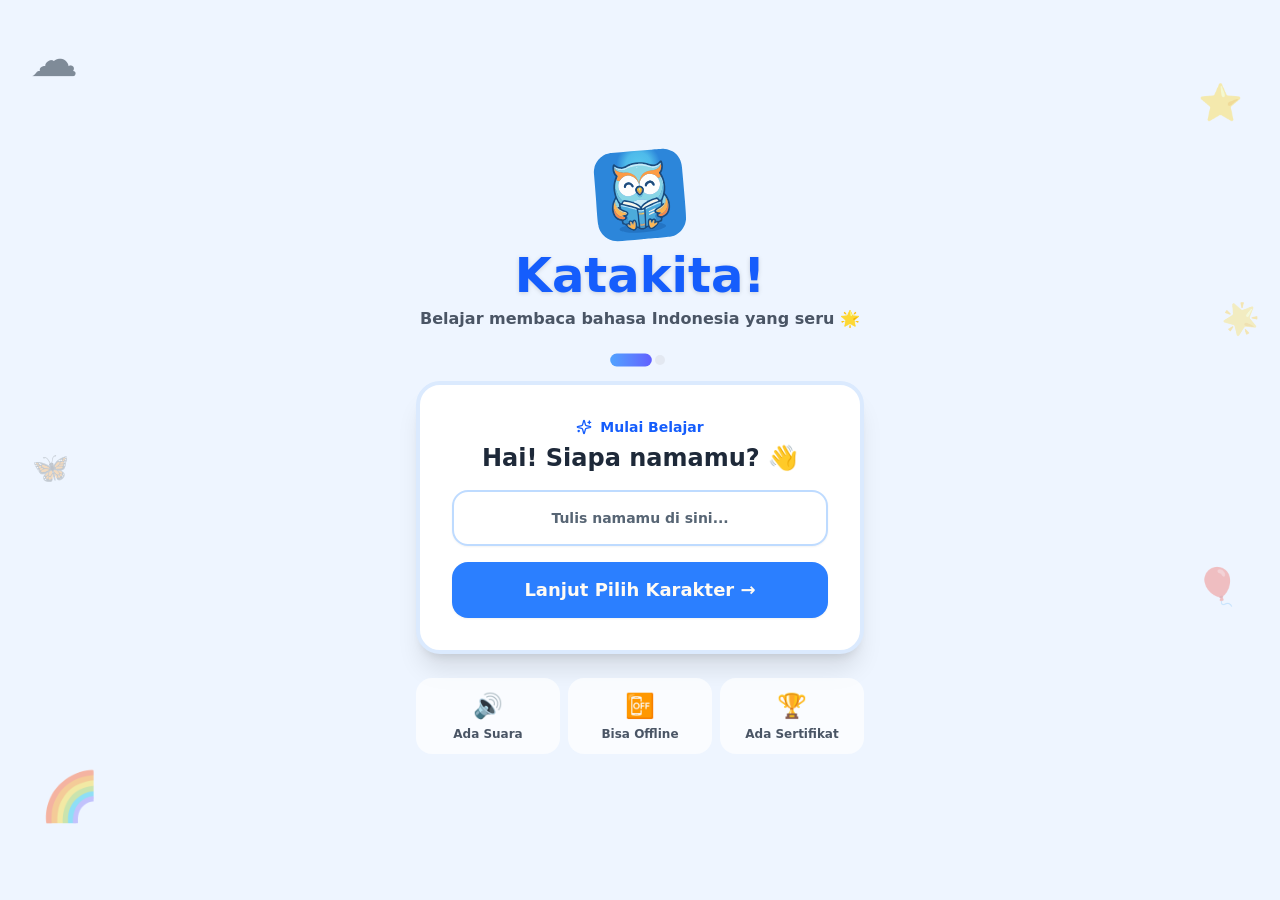
<file: index.html>
<!DOCTYPE html><!--lnqgkAOjuzzz6grUb_1au--><html lang="id"><head><meta charSet="utf-8"/><meta name="viewport" content="width=device-width, initial-scale=1, maximum-scale=1, viewport-fit=cover, user-scalable=no"/><link rel="preload" as="image" href="katakita-owl.svg?v=owl3"/><link rel="stylesheet" href="./_next/static/chunks/6b077c08858074f9.css" data-precedence="next"/><link rel="preload" as="script" fetchPriority="low" href="./_next/static/chunks/58c60a5fa6b544da.js"/><script src="./_next/static/chunks/771dedee3f5e1621.js" async=""></script><script src="./_next/static/chunks/93cf8d9e202dfd11.js" async=""></script><script src="./_next/static/chunks/turbopack-f32afe19e0b75952.js" async=""></script><script src="./_next/static/chunks/2f236954d6a65e12.js" async=""></script><script src="./_next/static/chunks/5ee6f5432045daec.js" async=""></script><script src="./_next/static/chunks/a57a8f1e0f7d968f.js" async=""></script><script src="./_next/static/chunks/85c92bc7a7020d07.js" async=""></script><script src="./_next/static/chunks/24cd31e340c234ad.js" async=""></script><link rel="manifest" href="manifest.json"/><meta name="apple-mobile-web-app-capable" content="yes"/><meta name="mobile-web-app-capable" content="yes"/><link rel="icon" href="favicon.ico?v=owl2" sizes="48x48"/><link rel="icon" type="image/svg+xml" href="katakita-owl.svg?v=owl2"/><link rel="icon" type="image/png" sizes="64x64" href="favicon.png?v=owl2"/><link rel="icon" type="image/png" sizes="192x192" href="icon-192.png?v=owl2"/><link rel="icon" type="image/png" sizes="512x512" href="icon-512.png?v=owl2"/><link rel="apple-touch-icon" href="icon-192.png?v=owl2"/><meta name="theme-color" content="#4E71FF"/><title>Katakita! - Belajar Membaca Indonesia</title><meta name="description" content="Aplikasi belajar membaca bahasa Indonesia untuk anak. Lengkap dengan suara, permainan, 6 level, dan sertifikat. Bisa dipasang &amp; dipakai offline."/><meta name="application-name" content="Katakita"/><meta name="author" content="Katakita"/><meta name="keywords" content="belajar membaca,anak,bahasa indonesia,suku kata,PWA,edukasi anak"/><meta name="mobile-web-app-capable" content="yes"/><meta name="apple-mobile-web-app-title" content="Katakita"/><meta name="apple-mobile-web-app-status-bar-style" content="default"/><meta property="og:title" content="Katakita!"/><meta property="og:description" content="Belajar membaca bahasa Indonesia untuk anak"/><meta property="og:type" content="website"/><meta name="twitter:card" content="summary"/><meta name="twitter:title" content="Katakita!"/><meta name="twitter:description" content="Belajar membaca bahasa Indonesia untuk anak"/><script src="config.js"></script><script src="./_next/static/chunks/a6dad97d9634a72d.js" noModule=""></script></head><body class="antialiased bg-background text-foreground"><div hidden=""><!--$--><!--/$--></div><div class="min-h-screen flex flex-col" style="opacity:1"><div class="min-h-screen flex flex-col items-center justify-center px-4 py-8 bg-[#EEF5FF] relative overflow-hidden"><div class="absolute top-10 left-5 text-5xl opacity-50 select-none">☁️</div><div class="absolute top-20 right-8 text-4xl opacity-40 select-none">⭐</div><div class="absolute bottom-20 left-10 text-5xl opacity-40 select-none">🌈</div><div class="absolute top-1/3 right-5 text-3xl opacity-30 select-none">🌟</div><div class="absolute bottom-1/3 right-10 text-4xl opacity-30 select-none">🎈</div><div class="absolute top-1/2 left-8 text-3xl opacity-25 select-none">🦋</div><div class="w-full max-w-md relative z-10" style="opacity:1;transform:none"><div class="text-center mb-6"><img class="w-24 h-24 mb-2 mx-auto" src="katakita-owl.svg?v=owl3" alt="Katakita"/><h1 class="text-4xl sm:text-5xl font-black text-blue-600 drop-shadow-sm">Katakita!</h1><p class="text-gray-600 mt-2 font-semibold">Belajar membaca bahasa Indonesia yang seru 🌟</p></div><div class="flex items-center justify-center gap-2 mb-4"><div class="h-2.5 rounded-full transition-all w-8 bg-gradient-to-r from-blue-400 to-indigo-500"></div><div class="h-2.5 rounded-full transition-all w-2.5 bg-gray-300"></div></div><div class="bg-white rounded-3xl shadow-xl border-4 border-blue-100 p-6 sm:p-8"><div class="text-center mb-4"><div class="inline-flex items-center gap-2 text-blue-600 font-bold text-sm mb-1"><svg xmlns="http://www.w3.org/2000/svg" width="24" height="24" viewBox="0 0 24 24" fill="none" stroke="currentColor" stroke-width="2" stroke-linecap="round" stroke-linejoin="round" class="lucide lucide-sparkles w-4 h-4" aria-hidden="true"><path d="M9.937 15.5A2 2 0 0 0 8.5 14.063l-6.135-1.582a.5.5 0 0 1 0-.962L8.5 9.936A2 2 0 0 0 9.937 8.5l1.582-6.135a.5.5 0 0 1 .963 0L14.063 8.5A2 2 0 0 0 15.5 9.937l6.135 1.581a.5.5 0 0 1 0 .964L15.5 14.063a2 2 0 0 0-1.437 1.437l-1.582 6.135a.5.5 0 0 1-.963 0z"></path><path d="M20 3v4"></path><path d="M22 5h-4"></path><path d="M4 17v2"></path><path d="M5 18H3"></path></svg> Mulai Belajar</div><h2 class="text-2xl font-black text-gray-800">Hai! Siapa namamu? 👋</h2></div><input data-slot="input" class="file:text-foreground placeholder:text-muted-foreground selection:bg-primary selection:text-primary-foreground dark:bg-input/30 flex w-full min-w-0 bg-transparent px-3 py-1 shadow-xs transition-[color,box-shadow] outline-none file:inline-flex file:h-7 file:border-0 file:bg-transparent file:text-sm file:font-medium disabled:pointer-events-none disabled:cursor-not-allowed disabled:opacity-50 md:text-sm focus-visible:border-ring focus-visible:ring-ring/50 focus-visible:ring-[3px] aria-invalid:ring-destructive/20 dark:aria-invalid:ring-destructive/40 aria-invalid:border-destructive text-center text-xl font-bold h-14 rounded-2xl border-2 border-blue-200 focus:border-blue-400" placeholder="Tulis namamu di sini..." maxLength="20" value=""/><button data-slot="button" class="inline-flex items-center justify-center gap-2 whitespace-nowrap transition-all disabled:pointer-events-none disabled:opacity-50 [&amp;_svg]:pointer-events-none [&amp;_svg:not([class*=&#x27;size-&#x27;])]:size-4 shrink-0 [&amp;_svg]:shrink-0 outline-none focus-visible:border-ring focus-visible:ring-ring/50 focus-visible:ring-[3px] aria-invalid:ring-destructive/20 dark:aria-invalid:ring-destructive/40 aria-invalid:border-destructive text-primary-foreground shadow-xs px-4 py-2 has-[&gt;svg]:px-3 w-full mt-4 h-14 text-lg font-bold rounded-2xl bg-blue-500 hover:bg-blue-600">Lanjut Pilih Karakter →</button></div><div class="mt-6 grid grid-cols-3 gap-2 text-center"><div class="bg-white/70 rounded-2xl p-3"><div class="text-2xl mb-1">🔊</div><div class="text-xs font-bold text-gray-600">Ada Suara</div></div><div class="bg-white/70 rounded-2xl p-3"><div class="text-2xl mb-1">📴</div><div class="text-xs font-bold text-gray-600">Bisa Offline</div></div><div class="bg-white/70 rounded-2xl p-3"><div class="text-2xl mb-1">🏆</div><div class="text-xs font-bold text-gray-600">Ada Sertifikat</div></div></div></div></div></div><!--$--><!--/$--><div role="region" aria-label="Notifications (F8)" tabindex="-1" style="pointer-events:none"><ol tabindex="-1" class="fixed top-0 z-[100] flex max-h-screen w-full flex-col-reverse p-4 sm:bottom-0 sm:right-0 sm:top-auto sm:flex-col md:max-w-[420px]"></ol></div><script src="./_next/static/chunks/58c60a5fa6b544da.js" id="_R_" async=""></script><script>(self.__next_f=self.__next_f||[]).push([0])</script><script>self.__next_f.push([1,"1:\"$Sreact.fragment\"\n2:I[39756,[\"./_next/static/chunks/2f236954d6a65e12.js\"],\"default\"]\n3:I[37457,[\"./_next/static/chunks/2f236954d6a65e12.js\"],\"default\"]\n4:I[77855,[\"./_next/static/chunks/5ee6f5432045daec.js\",\"./_next/static/chunks/a57a8f1e0f7d968f.js\"],\"Toaster\"]\n5:I[13468,[\"./_next/static/chunks/5ee6f5432045daec.js\",\"./_next/static/chunks/a57a8f1e0f7d968f.js\"],\"PWARegister\"]\n6:I[47257,[\"./_next/static/chunks/2f236954d6a65e12.js\"],\"ClientPageRoot\"]\n7:I[52683,[\"./_next/static/chunks/5ee6f5432045daec.js\",\"./_next/static/chunks/a57a8f1e0f7d968f.js\",\"./_next/static/chunks/85c92bc7a7020d07.js\",\"./_next/static/chunks/24cd31e340c234ad.js\"],\"default\"]\na:I[97367,[\"./_next/static/chunks/2f236954d6a65e12.js\"],\"OutletBoundary\"]\nb:\"$Sreact.suspense\"\nd:I[97367,[\"./_next/static/chunks/2f236954d6a65e12.js\"],\"ViewportBoundary\"]\nf:I[97367,[\"./_next/static/chunks/2f236954d6a65e12.js\"],\"MetadataBoundary\"]\n11:I[68027,[\"./_next/static/chunks/2f236954d6a65e12.js\"],\"default\"]\n:HL[\"./_next/static/chunks/6b077c08858074f9.css\",\"style\"]\n"])</script><script>self.__next_f.push([1,"0:{\"P\":null,\"b\":\"lnqgkAOjuzzz6grUb-1au\",\"c\":[\"\",\"\"],\"q\":\"\",\"i\":false,\"f\":[[[\"\",{\"children\":[\"__PAGE__\",{}]},\"$undefined\",\"$undefined\",true],[[\"$\",\"$1\",\"c\",{\"children\":[[[\"$\",\"link\",\"0\",{\"rel\":\"stylesheet\",\"href\":\"./_next/static/chunks/6b077c08858074f9.css\",\"precedence\":\"next\",\"crossOrigin\":\"$undefined\",\"nonce\":\"$undefined\"}],[\"$\",\"script\",\"script-0\",{\"src\":\"./_next/static/chunks/5ee6f5432045daec.js\",\"async\":true,\"nonce\":\"$undefined\"}],[\"$\",\"script\",\"script-1\",{\"src\":\"./_next/static/chunks/a57a8f1e0f7d968f.js\",\"async\":true,\"nonce\":\"$undefined\"}]],[\"$\",\"html\",null,{\"lang\":\"id\",\"suppressHydrationWarning\":true,\"children\":[[\"$\",\"head\",null,{\"children\":[[\"$\",\"link\",null,{\"rel\":\"manifest\",\"href\":\"manifest.json\"}],[\"$\",\"meta\",null,{\"name\":\"apple-mobile-web-app-capable\",\"content\":\"yes\"}],[\"$\",\"meta\",null,{\"name\":\"mobile-web-app-capable\",\"content\":\"yes\"}],[\"$\",\"link\",null,{\"rel\":\"icon\",\"href\":\"favicon.ico?v=owl2\",\"sizes\":\"48x48\"}],[\"$\",\"link\",null,{\"rel\":\"icon\",\"type\":\"image/svg+xml\",\"href\":\"katakita-owl.svg?v=owl2\"}],[\"$\",\"link\",null,{\"rel\":\"icon\",\"type\":\"image/png\",\"sizes\":\"64x64\",\"href\":\"favicon.png?v=owl2\"}],[\"$\",\"link\",null,{\"rel\":\"icon\",\"type\":\"image/png\",\"sizes\":\"192x192\",\"href\":\"icon-192.png?v=owl2\"}],[\"$\",\"link\",null,{\"rel\":\"icon\",\"type\":\"image/png\",\"sizes\":\"512x512\",\"href\":\"icon-512.png?v=owl2\"}],[\"$\",\"link\",null,{\"rel\":\"apple-touch-icon\",\"href\":\"icon-192.png?v=owl2\"}],[\"$\",\"script\",null,{\"src\":\"config.js\"}]]}],[\"$\",\"body\",null,{\"className\":\"antialiased bg-background text-foreground\",\"children\":[[\"$\",\"$L2\",null,{\"parallelRouterKey\":\"children\",\"error\":\"$undefined\",\"errorStyles\":\"$undefined\",\"errorScripts\":\"$undefined\",\"template\":[\"$\",\"$L3\",null,{}],\"templateStyles\":\"$undefined\",\"templateScripts\":\"$undefined\",\"notFound\":[[[\"$\",\"title\",null,{\"children\":\"404: This page could not be found.\"}],[\"$\",\"div\",null,{\"style\":{\"fontFamily\":\"system-ui,\\\"Segoe UI\\\",Roboto,Helvetica,Arial,sans-serif,\\\"Apple Color Emoji\\\",\\\"Segoe UI Emoji\\\"\",\"height\":\"100vh\",\"textAlign\":\"center\",\"display\":\"flex\",\"flexDirection\":\"column\",\"alignItems\":\"center\",\"justifyContent\":\"center\"},\"children\":[\"$\",\"div\",null,{\"children\":[[\"$\",\"style\",null,{\"dangerouslySetInnerHTML\":{\"__html\":\"body{color:#000;background:#fff;margin:0}.next-error-h1{border-right:1px solid rgba(0,0,0,.3)}@media (prefers-color-scheme:dark){body{color:#fff;background:#000}.next-error-h1{border-right:1px solid rgba(255,255,255,.3)}}\"}}],[\"$\",\"h1\",null,{\"className\":\"next-error-h1\",\"style\":{\"display\":\"inline-block\",\"margin\":\"0 20px 0 0\",\"padding\":\"0 23px 0 0\",\"fontSize\":24,\"fontWeight\":500,\"verticalAlign\":\"top\",\"lineHeight\":\"49px\"},\"children\":404}],[\"$\",\"div\",null,{\"style\":{\"display\":\"inline-block\"},\"children\":[\"$\",\"h2\",null,{\"style\":{\"fontSize\":14,\"fontWeight\":400,\"lineHeight\":\"49px\",\"margin\":0},\"children\":\"This page could not be found.\"}]}]]}]}]],[]],\"forbidden\":\"$undefined\",\"unauthorized\":\"$undefined\"}],[\"$\",\"$L4\",null,{}],[\"$\",\"$L5\",null,{}]]}]]}]]}],{\"children\":[[\"$\",\"$1\",\"c\",{\"children\":[[\"$\",\"$L6\",null,{\"Component\":\"$7\",\"serverProvidedParams\":{\"searchParams\":{},\"params\":{},\"promises\":[\"$@8\",\"$@9\"]}}],[[\"$\",\"script\",\"script-0\",{\"src\":\"./_next/static/chunks/85c92bc7a7020d07.js\",\"async\":true,\"nonce\":\"$undefined\"}],[\"$\",\"script\",\"script-1\",{\"src\":\"./_next/static/chunks/24cd31e340c234ad.js\",\"async\":true,\"nonce\":\"$undefined\"}]],[\"$\",\"$La\",null,{\"children\":[\"$\",\"$b\",null,{\"name\":\"Next.MetadataOutlet\",\"children\":\"$@c\"}]}]]}],{},null,false,false]},null,false,false],[\"$\",\"$1\",\"h\",{\"children\":[null,[\"$\",\"$Ld\",null,{\"children\":\"$Le\"}],[\"$\",\"div\",null,{\"hidden\":true,\"children\":[\"$\",\"$Lf\",null,{\"children\":[\"$\",\"$b\",null,{\"name\":\"Next.Metadata\",\"children\":\"$L10\"}]}]}],null]}],false]],\"m\":\"$undefined\",\"G\":[\"$11\",[]],\"S\":true}\n"])</script><script>self.__next_f.push([1,"8:{}\n9:\"$0:f:0:1:1:children:0:props:children:0:props:serverProvidedParams:params\"\n"])</script><script>self.__next_f.push([1,"e:[[\"$\",\"meta\",\"0\",{\"charSet\":\"utf-8\"}],[\"$\",\"meta\",\"1\",{\"name\":\"viewport\",\"content\":\"width=device-width, initial-scale=1, maximum-scale=1, viewport-fit=cover, user-scalable=no\"}],[\"$\",\"meta\",\"2\",{\"name\":\"theme-color\",\"content\":\"#4E71FF\"}]]\n"])</script><script>self.__next_f.push([1,"c:null\n10:[[\"$\",\"title\",\"0\",{\"children\":\"Katakita! - Belajar Membaca Indonesia\"}],[\"$\",\"meta\",\"1\",{\"name\":\"description\",\"content\":\"Aplikasi belajar membaca bahasa Indonesia untuk anak. Lengkap dengan suara, permainan, 6 level, dan sertifikat. Bisa dipasang \u0026 dipakai offline.\"}],[\"$\",\"meta\",\"2\",{\"name\":\"application-name\",\"content\":\"Katakita\"}],[\"$\",\"meta\",\"3\",{\"name\":\"author\",\"content\":\"Katakita\"}],[\"$\",\"meta\",\"4\",{\"name\":\"keywords\",\"content\":\"belajar membaca,anak,bahasa indonesia,suku kata,PWA,edukasi anak\"}],[\"$\",\"meta\",\"5\",{\"name\":\"mobile-web-app-capable\",\"content\":\"yes\"}],[\"$\",\"meta\",\"6\",{\"name\":\"apple-mobile-web-app-title\",\"content\":\"Katakita\"}],[\"$\",\"meta\",\"7\",{\"name\":\"apple-mobile-web-app-status-bar-style\",\"content\":\"default\"}],[\"$\",\"meta\",\"8\",{\"property\":\"og:title\",\"content\":\"Katakita!\"}],[\"$\",\"meta\",\"9\",{\"property\":\"og:description\",\"content\":\"Belajar membaca bahasa Indonesia untuk anak\"}],[\"$\",\"meta\",\"10\",{\"property\":\"og:type\",\"content\":\"website\"}],[\"$\",\"meta\",\"11\",{\"name\":\"twitter:card\",\"content\":\"summary\"}],[\"$\",\"meta\",\"12\",{\"name\":\"twitter:title\",\"content\":\"Katakita!\"}],[\"$\",\"meta\",\"13\",{\"name\":\"twitter:description\",\"content\":\"Belajar membaca bahasa Indonesia untuk anak\"}]]\n"])</script></body></html>
</file>
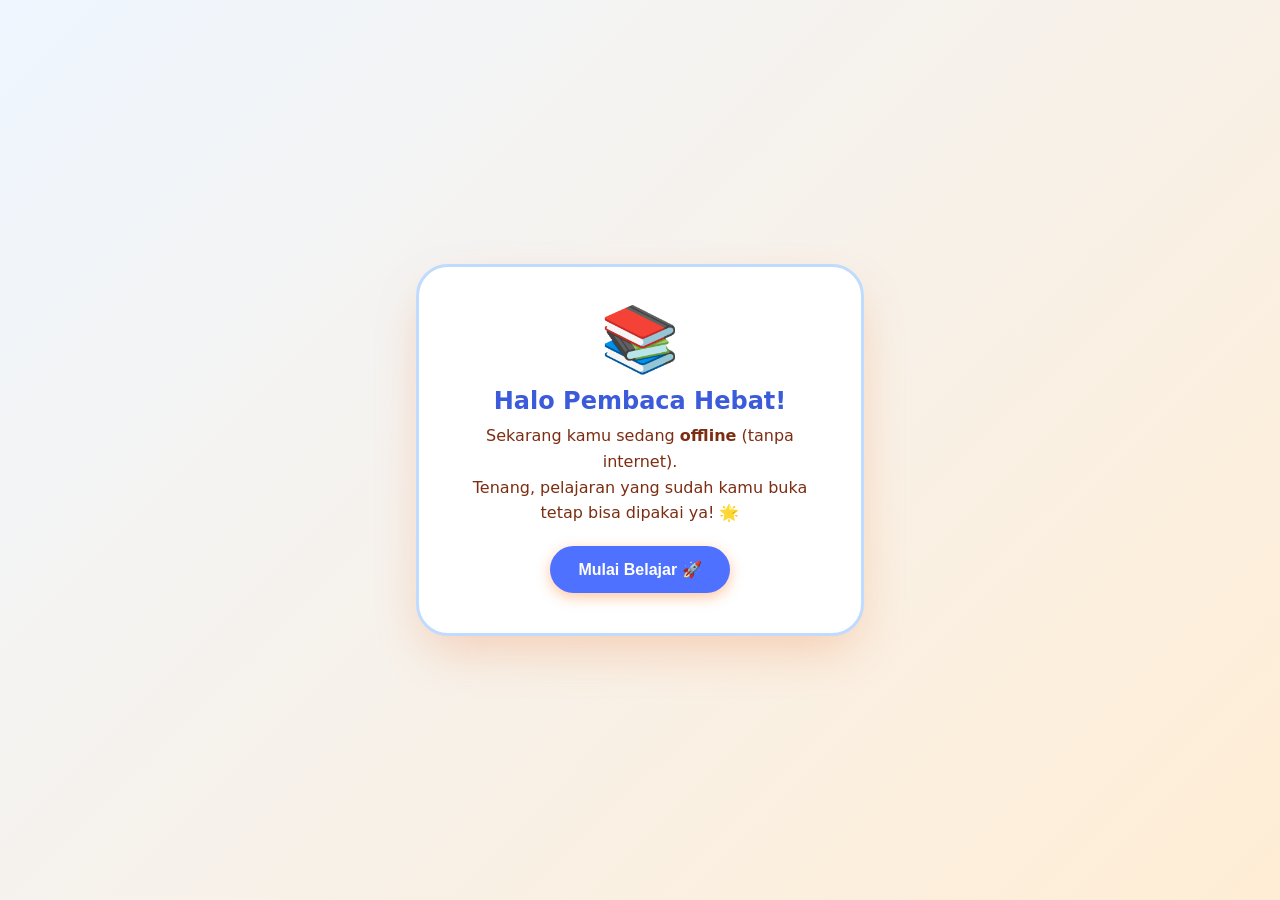
<file: offline.html>
<!DOCTYPE html>
<html lang="id">
  <head>
    <meta charset="UTF-8" />
    <meta name="viewport" content="width=device-width, initial-scale=1.0" />
    <title>Mode Offline - Belajar Membaca</title>
    <style>
      * { margin: 0; padding: 0; box-sizing: border-box; }
      body {
        font-family: system-ui, -apple-system, "Segoe UI", sans-serif;
        background: linear-gradient(135deg, #eff6ff 0%, #ffedd5 100%);
        min-height: 100vh;
        display: flex;
        align-items: center;
        justify-content: center;
        padding: 1.5rem;
        color: #431407;
      }
      .card {
        background: white;
        border-radius: 2rem;
        padding: 2.5rem 2rem;
        max-width: 28rem;
        text-align: center;
        box-shadow: 0 20px 50px -10px rgba(234, 88, 12, 0.25);
        border: 3px solid #bfdbfe;
      }
      .emoji { font-size: 4rem; line-height: 1; margin-bottom: 1rem; }
      h1 { font-size: 1.5rem; margin-bottom: 0.5rem; color: #3b5bdb; }
      p { color: #7c2d12; line-height: 1.6; margin-bottom: 1.25rem; }
      button {
        background: #4E71FF;
        color: white;
        border: none;
        padding: 0.875rem 1.75rem;
        border-radius: 999px;
        font-size: 1rem;
        font-weight: 700;
        cursor: pointer;
        box-shadow: 0 4px 14px rgba(249, 115, 22, 0.4);
        transition: transform 0.15s;
      }
      button:active { transform: scale(0.96); }
    </style>
  </head>
  <body>
    <div class="card">
      <div class="emoji">📚</div>
      <h1>Halo Pembaca Hebat!</h1>
      <p>
        Sekarang kamu sedang <b>offline</b> (tanpa internet).<br />
        Tenang, pelajaran yang sudah kamu buka tetap bisa dipakai ya! 🌟
      </p>
      <button onclick="window.location.href='/'">Mulai Belajar 🚀</button>
    </div>
  </body>
</html>
</file>
<file: _next/static/chunks/6b077c08858074f9.css>
@layer properties{@supports (((-webkit-hyphens:none)) and (not (margin-trim:inline))) or ((-moz-orient:inline) and (not (color:rgb(from red r g b)))){*,:before,:after,::backdrop{--tw-translate-x:0;--tw-translate-y:0;--tw-translate-z:0;--tw-scale-x:1;--tw-scale-y:1;--tw-scale-z:1;--tw-rotate-x:initial;--tw-rotate-y:initial;--tw-rotate-z:initial;--tw-skew-x:initial;--tw-skew-y:initial;--tw-space-y-reverse:0;--tw-space-x-reverse:0;--tw-divide-x-reverse:0;--tw-border-style:solid;--tw-gradient-position:initial;--tw-gradient-from:#0000;--tw-gradient-via:#0000;--tw-gradient-to:#0000;--tw-gradient-stops:initial;--tw-gradient-via-stops:initial;--tw-gradient-from-position:0%;--tw-gradient-via-position:50%;--tw-gradient-to-position:100%;--tw-leading:initial;--tw-font-weight:initial;--tw-tracking:initial;--tw-ordinal:initial;--tw-slashed-zero:initial;--tw-numeric-figure:initial;--tw-numeric-spacing:initial;--tw-numeric-fraction:initial;--tw-shadow:0 0 #0000;--tw-shadow-color:initial;--tw-shadow-alpha:100%;--tw-inset-shadow:0 0 #0000;--tw-inset-shadow-color:initial;--tw-inset-shadow-alpha:100%;--tw-ring-color:initial;--tw-ring-shadow:0 0 #0000;--tw-inset-ring-color:initial;--tw-inset-ring-shadow:0 0 #0000;--tw-ring-inset:initial;--tw-ring-offset-width:0px;--tw-ring-offset-color:#fff;--tw-ring-offset-shadow:0 0 #0000;--tw-outline-style:solid;--tw-blur:initial;--tw-brightness:initial;--tw-contrast:initial;--tw-grayscale:initial;--tw-hue-rotate:initial;--tw-invert:initial;--tw-opacity:initial;--tw-saturate:initial;--tw-sepia:initial;--tw-drop-shadow:initial;--tw-drop-shadow-color:initial;--tw-drop-shadow-alpha:100%;--tw-drop-shadow-size:initial;--tw-backdrop-blur:initial;--tw-backdrop-brightness:initial;--tw-backdrop-contrast:initial;--tw-backdrop-grayscale:initial;--tw-backdrop-hue-rotate:initial;--tw-backdrop-invert:initial;--tw-backdrop-opacity:initial;--tw-backdrop-saturate:initial;--tw-backdrop-sepia:initial;--tw-duration:initial;--tw-ease:initial;--tw-content:"";--tw-animation-delay:0s;--tw-animation-direction:normal;--tw-animation-duration:initial;--tw-animation-fill-mode:none;--tw-animation-iteration-count:1;--tw-enter-blur:0;--tw-enter-opacity:1;--tw-enter-rotate:0;--tw-enter-scale:1;--tw-enter-translate-x:0;--tw-enter-translate-y:0;--tw-exit-blur:0;--tw-exit-opacity:1;--tw-exit-rotate:0;--tw-exit-scale:1;--tw-exit-translate-x:0;--tw-exit-translate-y:0}}}@layer theme{:root,:host{--color-red-50:#fef2f2;--color-red-100:#ffe2e2;--color-red-200:#ffcaca;--color-red-300:#ffa3a3;--color-red-400:#ff6568;--color-red-500:#fb2c36;--color-red-600:#e40014;--color-red-700:#bf000f;--color-red-800:#9f0712;--color-orange-50:#fff7ed;--color-orange-100:#ffedd5;--color-orange-200:#ffd7a8;--color-orange-400:#ff8b1a;--color-orange-500:#fe6e00;--color-orange-700:#c53c00;--color-amber-50:#fffbeb;--color-amber-100:#fef3c6;--color-amber-200:#fee685;--color-amber-300:#ffd236;--color-amber-400:#fcbb00;--color-amber-500:#f99c00;--color-amber-700:#b75000;--color-amber-800:#953d00;--color-amber-900:#7b3306;--color-yellow-50:#fefce8;--color-yellow-100:#fef9c2;--color-yellow-200:#fff085;--color-yellow-300:#ffe02a;--color-yellow-400:#fac800;--color-yellow-500:#edb200;--color-yellow-600:#cd8900;--color-yellow-700:#a36100;--color-lime-400:#9de500;--color-green-50:#f0fdf4;--color-green-100:#dcfce7;--color-green-200:#b9f8cf;--color-green-300:#7bf1a8;--color-green-400:#05df72;--color-green-500:#00c758;--color-green-600:#00a544;--color-green-700:#008138;--color-green-800:#016630;--color-emerald-50:#ecfdf5;--color-emerald-100:#d0fae5;--color-emerald-200:#a4f4cf;--color-emerald-300:#5ee9b5;--color-emerald-400:#00d294;--color-emerald-500:#00bb7f;--color-emerald-600:#009767;--color-emerald-700:#007956;--color-emerald-800:#005f46;--color-teal-50:#f0fdfa;--color-teal-100:#cbfbf1;--color-teal-200:#96f7e4;--color-teal-300:#46ecd5;--color-teal-400:#00d3bd;--color-teal-500:#00baa7;--color-teal-600:#009588;--color-teal-700:#00776e;--color-teal-800:#005f5a;--color-cyan-50:#ecfeff;--color-cyan-100:#cefafe;--color-cyan-200:#a2f4fd;--color-cyan-400:#00d2ef;--color-cyan-500:#00b7d7;--color-cyan-600:#0092b5;--color-cyan-700:#007492;--color-sky-50:#f0f9ff;--color-sky-100:#dff2fe;--color-sky-200:#b8e6fe;--color-sky-300:#77d4ff;--color-sky-400:#00bcfe;--color-sky-500:#00a5ef;--color-sky-600:#0084cc;--color-sky-700:#0069a4;--color-sky-800:#005986;--color-sky-900:#024a70;--color-blue-50:#eff6ff;--color-blue-100:#dbeafe;--color-blue-200:#bedbff;--color-blue-300:#90c5ff;--color-blue-400:#54a2ff;--color-blue-500:#3080ff;--color-blue-600:#155dfc;--color-blue-700:#1447e6;--color-blue-800:#193cb8;--color-indigo-50:#eef2ff;--color-indigo-100:#e0e7ff;--color-indigo-400:#7d87ff;--color-indigo-500:#625fff;--color-indigo-600:#4f39f6;--color-violet-50:#f5f3ff;--color-violet-100:#ede9fe;--color-violet-200:#ddd6ff;--color-violet-300:#c4b4ff;--color-violet-400:#a685ff;--color-violet-500:#8d54ff;--color-violet-600:#7f22fe;--color-violet-700:#7008e7;--color-violet-800:#5d0ec0;--color-purple-50:#faf5ff;--color-purple-100:#f3e8ff;--color-purple-200:#e9d5ff;--color-purple-300:#d9b3ff;--color-purple-400:#c07eff;--color-purple-500:#ac4bff;--color-purple-600:#9810fa;--color-purple-700:#8200da;--color-fuchsia-400:#ec6cff;--color-fuchsia-500:#e12afb;--color-pink-50:#fdf2f8;--color-pink-100:#fce7f3;--color-pink-200:#fccee8;--color-pink-300:#fda5d5;--color-pink-400:#fb64b6;--color-pink-500:#f6339a;--color-pink-600:#e30076;--color-pink-700:#c4005c;--color-pink-800:#a2004c;--color-rose-50:#fff1f2;--color-rose-100:#ffe4e6;--color-rose-200:#ffccd3;--color-rose-300:#ffa2ae;--color-rose-400:#ff667f;--color-rose-500:#ff2357;--color-rose-600:#e70044;--color-rose-700:#c20039;--color-slate-50:#f8fafc;--color-slate-100:#f1f5f9;--color-slate-500:#62748e;--color-slate-700:#314158;--color-slate-800:#1d293d;--color-gray-50:#f9fafb;--color-gray-100:#f3f4f6;--color-gray-200:#e5e7eb;--color-gray-300:#d1d5dc;--color-gray-400:#99a1af;--color-gray-500:#6a7282;--color-gray-600:#4a5565;--color-gray-700:#364153;--color-gray-800:#1e2939;--color-gray-900:#101828;--color-black:#000;--color-white:#fff;--spacing:.25rem;--container-xs:20rem;--container-sm:24rem;--container-md:28rem;--container-lg:32rem;--container-2xl:42rem;--container-3xl:48rem;--container-4xl:56rem;--container-5xl:64rem;--text-xs:.75rem;--text-xs--line-height:calc(1/.75);--text-sm:.875rem;--text-sm--line-height:calc(1.25/.875);--text-base:1rem;--text-base--line-height:calc(1.5/1);--text-lg:1.125rem;--text-lg--line-height:calc(1.75/1.125);--text-xl:1.25rem;--text-xl--line-height:calc(1.75/1.25);--text-2xl:1.5rem;--text-2xl--line-height:calc(2/1.5);--text-3xl:1.875rem;--text-3xl--line-height:calc(2.25/1.875);--text-4xl:2.25rem;--text-4xl--line-height:calc(2.5/2.25);--text-5xl:3rem;--text-5xl--line-height:1;--text-6xl:3.75rem;--text-6xl--line-height:1;--text-7xl:4.5rem;--text-7xl--line-height:1;--text-8xl:6rem;--text-8xl--line-height:1;--text-9xl:8rem;--text-9xl--line-height:1;--font-weight-normal:400;--font-weight-medium:500;--font-weight-semibold:600;--font-weight-bold:700;--font-weight-black:900;--tracking-tight:-.025em;--tracking-wide:.025em;--tracking-wider:.05em;--tracking-widest:.1em;--leading-tight:1.25;--leading-snug:1.375;--leading-relaxed:1.625;--radius-xs:.125rem;--radius-2xl:1rem;--radius-3xl:1.5rem;--shadow-lg:0 10px 15px -3px #0000001a,0 4px 6px -4px #0000001a;--drop-shadow-sm:0 1px 2px #00000026;--drop-shadow-md:0 3px 3px #0000001f;--drop-shadow-lg:0 4px 4px #00000026;--ease-in-out:cubic-bezier(.4,0,.2,1);--animate-spin:spin 1s linear infinite;--animate-ping:ping 1s cubic-bezier(0,0,.2,1)infinite;--animate-pulse:pulse 2s cubic-bezier(.4,0,.6,1)infinite;--blur-sm:8px;--blur-md:12px;--blur-xl:24px;--aspect-video:16/9;--default-transition-duration:.15s;--default-transition-timing-function:cubic-bezier(.4,0,.2,1);--default-font-family:var(--font-geist-sans);--default-mono-font-family:var(--font-geist-mono);--color-border:var(--border)}@supports (color:lab(0% 0 0)){:root,:host{--color-red-50:lab(96.5005% 4.18508 1.52328);--color-red-100:lab(92.243% 10.2865 3.83865);--color-red-200:lab(86.017% 19.8815 7.75869);--color-red-300:lab(76.5514% 36.422 15.5335);--color-red-400:lab(63.7053% 60.745 31.3109);--color-red-500:lab(55.4814% 75.0732 48.8528);--color-red-600:lab(48.4493% 77.4328 61.5452);--color-red-700:lab(40.4273% 67.2623 53.7441);--color-red-800:lab(33.7174% 55.8993 41.0293);--color-orange-50:lab(97.7008% 1.53735 5.90649);--color-orange-100:lab(94.7127% 3.58394 14.3151);--color-orange-200:lab(88.4871% 9.94918 28.8378);--color-orange-400:lab(70.0429% 42.5156 75.8207);--color-orange-500:lab(64.272% 57.1788 90.3583);--color-orange-700:lab(46.4615% 57.7275 70.8507);--color-amber-50:lab(98.6252% -.635922 8.42309);--color-amber-100:lab(95.916% -1.21653 23.111);--color-amber-200:lab(91.7203% -.505269 49.9084);--color-amber-300:lab(86.4156% 6.13147 78.3961);--color-amber-400:lab(80.1641% 16.6016 99.2089);--color-amber-500:lab(72.7183% 31.8672 97.9407);--color-amber-700:lab(47.2709% 42.9082 69.2966);--color-amber-800:lab(37.8822% 37.1699 52.2718);--color-amber-900:lab(31.2288% 30.2627 40.0378);--color-yellow-50:lab(98.6846% -1.79055 9.7766);--color-yellow-100:lab(97.3564% -4.51407 27.344);--color-yellow-200:lab(94.3433% -5.00429 52.9663);--color-yellow-300:lab(89.7033% -.480294 84.4917);--color-yellow-400:lab(83.2664% 8.65132 106.895);--color-yellow-500:lab(76.3898% 14.5258 98.4589);--color-yellow-600:lab(62.7799% 22.4197 86.1544);--color-yellow-700:lab(47.8202% 25.2426 66.5015);--color-lime-400:lab(83.7876% -45.0447 88.4738);--color-green-50:lab(98.1563% -5.60117 2.75915);--color-green-100:lab(96.1861% -13.8464 6.52365);--color-green-200:lab(92.4222% -26.4702 12.9427);--color-green-300:lab(86.9953% -47.2691 25.0054);--color-green-400:lab(78.503% -64.9265 39.7492);--color-green-500:lab(70.5521% -66.5147 45.8073);--color-green-600:lab(59.0978% -58.6621 41.2579);--color-green-700:lab(47.0329% -47.0239 31.4788);--color-green-800:lab(37.4616% -36.7971 22.9692);--color-emerald-50:lab(97.8462% -6.94966 1.85487);--color-emerald-100:lab(94.9004% -17.0769 5.63836);--color-emerald-200:lab(90.2247% -31.039 9.47084);--color-emerald-300:lab(83.9203% -48.7124 13.8849);--color-emerald-400:lab(75.0771% -60.7313 19.4147);--color-emerald-500:lab(66.9756% -58.27 19.5419);--color-emerald-600:lab(55.0481% -49.9246 15.93);--color-emerald-700:lab(44.4871% -41.0396 11.0361);--color-emerald-800:lab(35.3675% -33.1188 8.04002);--color-teal-50:lab(98.3189% -4.74921 -.111711);--color-teal-100:lab(95.1845% -17.4212 -.425422);--color-teal-200:lab(90.7612% -33.1343 -.542295);--color-teal-300:lab(84.8977% -48.1516 -1.3321);--color-teal-400:lab(76.0109% -53.3483 -2.27906);--color-teal-500:lab(67.3859% -49.0983 -2.63511);--color-teal-600:lab(55.0223% -41.0774 -3.90277);--color-teal-700:lab(44.4134% -33.1436 -4.22149);--color-teal-800:lab(35.5975% -26.6648 -4.34487);--color-cyan-50:lab(98.3304% -5.97432 -2.62108);--color-cyan-100:lab(95.3146% -13.8285 -6.84732);--color-cyan-200:lab(91.0821% -24.0435 -12.8306);--color-cyan-400:lab(76.6045% -40.9406 -29.6231);--color-cyan-500:lab(67.805% -35.3952 -30.2018);--color-cyan-600:lab(55.1767% -26.7496 -30.5139);--color-cyan-700:lab(44.7267% -21.5987 -26.118);--color-sky-50:lab(97.3623% -2.33802 -4.13098);--color-sky-100:lab(94.3709% -4.56053 -8.23453);--color-sky-200:lab(88.6983% -11.3978 -16.8488);--color-sky-300:lab(80.3307% -20.2945 -31.385);--color-sky-400:lab(70.687% -23.6078 -45.9483);--color-sky-500:lab(63.3038% -18.433 -51.0407);--color-sky-600:lab(51.7754% -11.4712 -49.8349);--color-sky-700:lab(41.6013% -9.10804 -42.5647);--color-sky-800:lab(35.164% -9.57692 -34.4068);--color-sky-900:lab(29.1959% -8.34689 -28.2453);--color-blue-50:lab(96.492% -1.14644 -5.11479);--color-blue-100:lab(92.0301% -2.24757 -11.6453);--color-blue-200:lab(86.15% -4.04379 -21.0797);--color-blue-300:lab(77.5052% -6.4629 -36.42);--color-blue-400:lab(65.0361% -1.42065 -56.9802);--color-blue-500:lab(54.1736% 13.3369 -74.6839);--color-blue-600:lab(44.0605% 29.0279 -86.0352);--color-blue-700:lab(36.9089% 35.0961 -85.6872);--color-blue-800:lab(30.2514% 27.7853 -70.2699);--color-indigo-50:lab(95.4818% .411302 -6.78529);--color-indigo-100:lab(91.6577% 1.04591 -12.7199);--color-indigo-400:lab(59.866% 22.4834 -64.4485);--color-indigo-500:lab(48.295% 38.3129 -81.9673);--color-indigo-600:lab(38.4009% 52.6132 -92.3857);--color-violet-50:lab(96.2416% 2.28849 -5.51657);--color-violet-100:lab(93.0838% 4.35197 -9.88284);--color-violet-200:lab(87.0888% 8.53688 -19.4189);--color-violet-300:lab(76.7419% 18.3911 -37.0706);--color-violet-400:lab(62.8239% 34.9159 -60.0512);--color-violet-500:lab(49.9355% 55.1776 -81.8963);--color-violet-600:lab(41.088% 68.9966 -91.995);--color-violet-700:lab(35.2783% 67.9912 -88.793);--color-violet-800:lab(29.3188% 57.7986 -76.1493);--color-purple-50:lab(97.1627% 2.99937 -4.13398);--color-purple-100:lab(93.3333% 6.97437 -9.83434);--color-purple-200:lab(87.8405% 13.4282 -18.7159);--color-purple-300:lab(78.3298% 26.2195 -34.9499);--color-purple-400:lab(63.6946% 47.6127 -59.2066);--color-purple-500:lab(52.0183% 66.11 -78.2316);--color-purple-600:lab(43.0295% 75.21 -86.5669);--color-purple-700:lab(36.1758% 69.8525 -80.0381);--color-fuchsia-400:lab(66.1178% 66.0652 -52.4733);--color-fuchsia-500:lab(56.4256% 83.132 -64.639);--color-pink-50:lab(96.4459% 4.53997 -1.49434);--color-pink-100:lab(93.5864% 9.01193 -3.15079);--color-pink-200:lab(87.4504% 19.6 -6.46662);--color-pink-300:lab(77.8308% 38.525 -10.5394);--color-pink-400:lab(64.5597% 64.3615 -12.7988);--color-pink-500:lab(56.9303% 76.8162 -8.07021);--color-pink-600:lab(49.5493% 79.8381 2.31768);--color-pink-700:lab(42.1737% 71.8009 7.42233);--color-pink-800:lab(34.9559% 60.2885 5.99639);--color-rose-50:lab(96.2369% 4.94155 1.28011);--color-rose-100:lab(92.8221% 9.86832 2.60075);--color-rose-200:lab(86.806% 19.1909 4.07754);--color-rose-300:lab(76.6339% 38.3549 9.68835);--color-rose-400:lab(64.4125% 63.0291 19.2068);--color-rose-500:lab(56.101% 79.4328 31.4532);--color-rose-600:lab(49.1882% 81.577 36.0311);--color-rose-700:lab(41.1651% 71.6251 30.3087);--color-slate-50:lab(98.1434% -.369519 -1.05966);--color-slate-100:lab(96.286% -.852436 -2.46847);--color-slate-500:lab(48.0876% -2.03595 -16.5814);--color-slate-700:lab(26.9569% -1.47016 -15.6993);--color-slate-800:lab(16.132% -.318035 -14.6672);--color-gray-50:lab(98.2596% -.247031 -.706708);--color-gray-100:lab(96.1596% -.0823438 -1.13575);--color-gray-200:lab(91.6229% -.159115 -2.26791);--color-gray-300:lab(85.1236% -.612259 -3.7138);--color-gray-400:lab(65.9269% -.832707 -8.17473);--color-gray-500:lab(47.7841% -.393182 -10.0268);--color-gray-600:lab(35.6337% -1.58697 -10.8425);--color-gray-700:lab(27.1134% -.956401 -12.3224);--color-gray-800:lab(16.1051% -1.18239 -11.7533);--color-gray-900:lab(8.11897% .811279 -12.254)}}}@layer base{*,:after,:before,::backdrop{box-sizing:border-box;border:0 solid;margin:0;padding:0}::file-selector-button{box-sizing:border-box;border:0 solid;margin:0;padding:0}html,:host{-webkit-text-size-adjust:100%;tab-size:4;line-height:1.5;font-family:var(--default-font-family,ui-sans-serif,system-ui,sans-serif,"Apple Color Emoji","Segoe UI Emoji","Segoe UI Symbol","Noto Color Emoji");font-feature-settings:var(--default-font-feature-settings,normal);font-variation-settings:var(--default-font-variation-settings,normal);-webkit-tap-highlight-color:transparent}hr{height:0;color:inherit;border-top-width:1px}abbr:where([title]){-webkit-text-decoration:underline dotted;text-decoration:underline dotted}h1,h2,h3,h4,h5,h6{font-size:inherit;font-weight:inherit}a{color:inherit;-webkit-text-decoration:inherit;-webkit-text-decoration:inherit;-webkit-text-decoration:inherit;-webkit-text-decoration:inherit;text-decoration:inherit}b,strong{font-weight:bolder}code,kbd,samp,pre{font-family:var(--default-mono-font-family,ui-monospace,SFMono-Regular,Menlo,Monaco,Consolas,"Liberation Mono","Courier New",monospace);font-feature-settings:var(--default-mono-font-feature-settings,normal);font-variation-settings:var(--default-mono-font-variation-settings,normal);font-size:1em}small{font-size:80%}sub,sup{vertical-align:baseline;font-size:75%;line-height:0;position:relative}sub{bottom:-.25em}sup{top:-.5em}table{text-indent:0;border-color:inherit;border-collapse:collapse}:-moz-focusring{outline:auto}progress{vertical-align:baseline}summary{display:list-item}ol,ul,menu{list-style:none}img,svg,video,canvas,audio,iframe,embed,object{vertical-align:middle;display:block}img,video{max-width:100%;height:auto}button,input,select,optgroup,textarea{font:inherit;font-feature-settings:inherit;font-variation-settings:inherit;letter-spacing:inherit;color:inherit;opacity:1;background-color:#0000;border-radius:0}::file-selector-button{font:inherit;font-feature-settings:inherit;font-variation-settings:inherit;letter-spacing:inherit;color:inherit;opacity:1;background-color:#0000;border-radius:0}:where(select:is([multiple],[size])) optgroup{font-weight:bolder}:where(select:is([multiple],[size])) optgroup option{padding-inline-start:20px}::file-selector-button{margin-inline-end:4px}::placeholder{opacity:1}@supports (not ((-webkit-appearance:-apple-pay-button))) or (contain-intrinsic-size:1px){::placeholder{color:currentColor}@supports (color:color-mix(in lab, red, red)){::placeholder{color:color-mix(in oklab,currentcolor 50%,transparent)}}}textarea{resize:vertical}::-webkit-search-decoration{-webkit-appearance:none}::-webkit-date-and-time-value{min-height:1lh;text-align:inherit}::-webkit-datetime-edit{display:inline-flex}::-webkit-datetime-edit-fields-wrapper{padding:0}::-webkit-datetime-edit{padding-block:0}::-webkit-datetime-edit-year-field{padding-block:0}::-webkit-datetime-edit-month-field{padding-block:0}::-webkit-datetime-edit-day-field{padding-block:0}::-webkit-datetime-edit-hour-field{padding-block:0}::-webkit-datetime-edit-minute-field{padding-block:0}::-webkit-datetime-edit-second-field{padding-block:0}::-webkit-datetime-edit-millisecond-field{padding-block:0}::-webkit-datetime-edit-meridiem-field{padding-block:0}::-webkit-calendar-picker-indicator{line-height:1}:-moz-ui-invalid{box-shadow:none}button,input:where([type=button],[type=reset],[type=submit]){appearance:button}::file-selector-button{appearance:button}::-webkit-inner-spin-button{height:auto}::-webkit-outer-spin-button{height:auto}[hidden]:where(:not([hidden=until-found])){display:none!important}*{border-color:var(--border);outline-color:var(--ring)}@supports (color:color-mix(in lab, red, red)){*{outline-color:color-mix(in oklab,var(--ring)50%,transparent)}}body{background-color:var(--background);color:var(--foreground);-webkit-tap-highlight-color:transparent;overscroll-behavior-y:none}input,select,textarea{font-size:16px}}@layer components;@layer utilities{.\@container\/card-header{container:card-header/inline-size}.pointer-events-auto{pointer-events:auto}.pointer-events-none{pointer-events:none}.invisible{visibility:hidden}.visible{visibility:visible}.sr-only{clip-path:inset(50%);white-space:nowrap;border-width:0;width:1px;height:1px;margin:-1px;padding:0;position:absolute;overflow:hidden}.absolute{position:absolute}.fixed{position:fixed}.relative{position:relative}.static{position:static}.sticky{position:sticky}.inset-0{inset:calc(var(--spacing)*0)}.inset-2{inset:calc(var(--spacing)*2)}.inset-x-0{inset-inline:calc(var(--spacing)*0)}.inset-y-0{inset-block:calc(var(--spacing)*0)}.-top-0\.5{top:calc(var(--spacing)*-.5)}.-top-1{top:calc(var(--spacing)*-1)}.-top-1\.5{top:calc(var(--spacing)*-1.5)}.-top-2{top:calc(var(--spacing)*-2)}.-top-3{top:calc(var(--spacing)*-3)}.-top-4{top:calc(var(--spacing)*-4)}.-top-6{top:calc(var(--spacing)*-6)}.-top-8{top:calc(var(--spacing)*-8)}.-top-10{top:calc(var(--spacing)*-10)}.-top-12{top:calc(var(--spacing)*-12)}.top-0{top:calc(var(--spacing)*0)}.top-0\.5{top:calc(var(--spacing)*.5)}.top-1{top:calc(var(--spacing)*1)}.top-1\.5{top:calc(var(--spacing)*1.5)}.top-1\/2{top:50%}.top-1\/3{top:33.3333%}.top-2{top:calc(var(--spacing)*2)}.top-3{top:calc(var(--spacing)*3)}.top-3\.5{top:calc(var(--spacing)*3.5)}.top-4{top:calc(var(--spacing)*4)}.top-8{top:calc(var(--spacing)*8)}.top-10{top:calc(var(--spacing)*10)}.top-20{top:calc(var(--spacing)*20)}.top-\[1px\]{top:1px}.top-\[15\%\]{top:15%}.top-\[50\%\]{top:50%}.top-\[60\%\]{top:60%}.top-full{top:100%}.-right-0\.5{right:calc(var(--spacing)*-.5)}.-right-1{right:calc(var(--spacing)*-1)}.-right-1\.5{right:calc(var(--spacing)*-1.5)}.-right-2{right:calc(var(--spacing)*-2)}.-right-3{right:calc(var(--spacing)*-3)}.-right-4{right:calc(var(--spacing)*-4)}.-right-6{right:calc(var(--spacing)*-6)}.-right-8{right:calc(var(--spacing)*-8)}.-right-10{right:calc(var(--spacing)*-10)}.-right-12{right:calc(var(--spacing)*-12)}.right-0{right:calc(var(--spacing)*0)}.right-0\.5{right:calc(var(--spacing)*.5)}.right-1{right:calc(var(--spacing)*1)}.right-1\.5{right:calc(var(--spacing)*1.5)}.right-2{right:calc(var(--spacing)*2)}.right-3{right:calc(var(--spacing)*3)}.right-4{right:calc(var(--spacing)*4)}.right-5{right:calc(var(--spacing)*5)}.right-8{right:calc(var(--spacing)*8)}.right-10{right:calc(var(--spacing)*10)}.right-20{right:calc(var(--spacing)*20)}.-bottom-1{bottom:calc(var(--spacing)*-1)}.-bottom-2{bottom:calc(var(--spacing)*-2)}.-bottom-3{bottom:calc(var(--spacing)*-3)}.-bottom-4{bottom:calc(var(--spacing)*-4)}.-bottom-6{bottom:calc(var(--spacing)*-6)}.-bottom-12{bottom:calc(var(--spacing)*-12)}.bottom-0{bottom:calc(var(--spacing)*0)}.bottom-1{bottom:calc(var(--spacing)*1)}.bottom-1\/3{bottom:33.3333%}.bottom-3{bottom:calc(var(--spacing)*3)}.bottom-4{bottom:calc(var(--spacing)*4)}.bottom-20{bottom:calc(var(--spacing)*20)}.bottom-\[15\%\]{bottom:15%}.-left-2{left:calc(var(--spacing)*-2)}.-left-3{left:calc(var(--spacing)*-3)}.-left-4{left:calc(var(--spacing)*-4)}.-left-12{left:calc(var(--spacing)*-12)}.left-0{left:calc(var(--spacing)*0)}.left-1\/2{left:50%}.left-2{left:calc(var(--spacing)*2)}.left-3{left:calc(var(--spacing)*3)}.left-4{left:calc(var(--spacing)*4)}.left-5{left:calc(var(--spacing)*5)}.left-8{left:calc(var(--spacing)*8)}.left-10{left:calc(var(--spacing)*10)}.left-\[50\%\]{left:50%}.isolate{isolation:isolate}.z-10{z-index:10}.z-20{z-index:20}.z-30{z-index:30}.z-50{z-index:50}.z-\[1\]{z-index:1}.z-\[100\]{z-index:100}.z-\[200\]{z-index:200}.col-start-2{grid-column-start:2}.row-span-2{grid-row:span 2/span 2}.row-start-1{grid-row-start:1}.container{width:100%}@media (min-width:40rem){.container{max-width:40rem}}@media (min-width:48rem){.container{max-width:48rem}}@media (min-width:64rem){.container{max-width:64rem}}@media (min-width:80rem){.container{max-width:80rem}}@media (min-width:96rem){.container{max-width:96rem}}.-mx-1{margin-inline:calc(var(--spacing)*-1)}.mx-2{margin-inline:calc(var(--spacing)*2)}.mx-3\.5{margin-inline:calc(var(--spacing)*3.5)}.mx-auto{margin-inline:auto}.my-0\.5{margin-block:calc(var(--spacing)*.5)}.my-1{margin-block:calc(var(--spacing)*1)}.my-3{margin-block:calc(var(--spacing)*3)}.-mt-1{margin-top:calc(var(--spacing)*-1)}.-mt-4{margin-top:calc(var(--spacing)*-4)}.mt-0\.5{margin-top:calc(var(--spacing)*.5)}.mt-1{margin-top:calc(var(--spacing)*1)}.mt-1\.5{margin-top:calc(var(--spacing)*1.5)}.mt-2{margin-top:calc(var(--spacing)*2)}.mt-3{margin-top:calc(var(--spacing)*3)}.mt-4{margin-top:calc(var(--spacing)*4)}.mt-5{margin-top:calc(var(--spacing)*5)}.mt-6{margin-top:calc(var(--spacing)*6)}.mt-8{margin-top:calc(var(--spacing)*8)}.mt-auto{margin-top:auto}.mr-1{margin-right:calc(var(--spacing)*1)}.mr-1\.5{margin-right:calc(var(--spacing)*1.5)}.mr-2{margin-right:calc(var(--spacing)*2)}.mb-0\.5{margin-bottom:calc(var(--spacing)*.5)}.mb-1{margin-bottom:calc(var(--spacing)*1)}.mb-1\.5{margin-bottom:calc(var(--spacing)*1.5)}.mb-2{margin-bottom:calc(var(--spacing)*2)}.mb-3{margin-bottom:calc(var(--spacing)*3)}.mb-4{margin-bottom:calc(var(--spacing)*4)}.mb-5{margin-bottom:calc(var(--spacing)*5)}.mb-6{margin-bottom:calc(var(--spacing)*6)}.mb-7{margin-bottom:calc(var(--spacing)*7)}.-ml-4{margin-left:calc(var(--spacing)*-4)}.ml-1{margin-left:calc(var(--spacing)*1)}.ml-2{margin-left:calc(var(--spacing)*2)}.ml-auto{margin-left:auto}.line-clamp-1{-webkit-line-clamp:1;-webkit-box-orient:vertical;display:-webkit-box;overflow:hidden}.line-clamp-2{-webkit-line-clamp:2;-webkit-box-orient:vertical;display:-webkit-box;overflow:hidden}.block{display:block}.contents{display:contents}.flex{display:flex}.grid{display:grid}.hidden{display:none}.inline{display:inline}.inline-block{display:inline-block}.inline-flex{display:inline-flex}.table{display:table}.table-caption{display:table-caption}.table-cell{display:table-cell}.table-row{display:table-row}.field-sizing-content{field-sizing:content}.aspect-square{aspect-ratio:1}.aspect-video{aspect-ratio:var(--aspect-video)}.size-\(--cell-size\){width:var(--cell-size);height:var(--cell-size)}.size-2{width:calc(var(--spacing)*2);height:calc(var(--spacing)*2)}.size-2\.5{width:calc(var(--spacing)*2.5);height:calc(var(--spacing)*2.5)}.size-3{width:calc(var(--spacing)*3);height:calc(var(--spacing)*3)}.size-3\.5{width:calc(var(--spacing)*3.5);height:calc(var(--spacing)*3.5)}.size-4{width:calc(var(--spacing)*4);height:calc(var(--spacing)*4)}.size-7{width:calc(var(--spacing)*7);height:calc(var(--spacing)*7)}.size-8{width:calc(var(--spacing)*8);height:calc(var(--spacing)*8)}.size-9{width:calc(var(--spacing)*9);height:calc(var(--spacing)*9)}.size-auto{width:auto;height:auto}.size-full{width:100%;height:100%}.h-\(--cell-size\){height:var(--cell-size)}.h-0\.5{height:calc(var(--spacing)*.5)}.h-1{height:calc(var(--spacing)*1)}.h-1\.5{height:calc(var(--spacing)*1.5)}.h-2{height:calc(var(--spacing)*2)}.h-2\.5{height:calc(var(--spacing)*2.5)}.h-3{height:calc(var(--spacing)*3)}.h-3\.5{height:calc(var(--spacing)*3.5)}.h-4{height:calc(var(--spacing)*4)}.h-5{height:calc(var(--spacing)*5)}.h-6{height:calc(var(--spacing)*6)}.h-7{height:calc(var(--spacing)*7)}.h-8{height:calc(var(--spacing)*8)}.h-9{height:calc(var(--spacing)*9)}.h-10{height:calc(var(--spacing)*10)}.h-11{height:calc(var(--spacing)*11)}.h-12{height:calc(var(--spacing)*12)}.h-14{height:calc(var(--spacing)*14)}.h-16{height:calc(var(--spacing)*16)}.h-20{height:calc(var(--spacing)*20)}.h-24{height:calc(var(--spacing)*24)}.h-28{height:calc(var(--spacing)*28)}.h-32{height:calc(var(--spacing)*32)}.h-48{height:calc(var(--spacing)*48)}.h-80{height:calc(var(--spacing)*80)}.h-\[1\.15rem\]{height:1.15rem}.h-\[calc\(100\%-1px\)\]{height:calc(100% - 1px)}.h-\[var\(--radix-navigation-menu-viewport-height\)\]{height:var(--radix-navigation-menu-viewport-height)}.h-\[var\(--radix-select-trigger-height\)\]{height:var(--radix-select-trigger-height)}.h-auto{height:auto}.h-full{height:100%}.h-px{height:1px}.h-svh{height:100svh}.max-h-\(--radix-context-menu-content-available-height\){max-height:var(--radix-context-menu-content-available-height)}.max-h-\(--radix-dropdown-menu-content-available-height\){max-height:var(--radix-dropdown-menu-content-available-height)}.max-h-\(--radix-select-content-available-height\){max-height:var(--radix-select-content-available-height)}.max-h-40{max-height:calc(var(--spacing)*40)}.max-h-56{max-height:calc(var(--spacing)*56)}.max-h-72{max-height:calc(var(--spacing)*72)}.max-h-96{max-height:calc(var(--spacing)*96)}.max-h-\[300px\]{max-height:300px}.max-h-screen{max-height:100vh}.min-h-0{min-height:calc(var(--spacing)*0)}.min-h-4{min-height:calc(var(--spacing)*4)}.min-h-16{min-height:calc(var(--spacing)*16)}.min-h-\[56px\]{min-height:56px}.min-h-\[70px\]{min-height:70px}.min-h-\[80px\]{min-height:80px}.min-h-\[90px\]{min-height:90px}.min-h-\[110px\]{min-height:110px}.min-h-screen{min-height:100vh}.min-h-svh{min-height:100svh}.w-\(--cell-size\){width:var(--cell-size)}.w-\(--sidebar-width\){width:var(--sidebar-width)}.w-0{width:calc(var(--spacing)*0)}.w-1{width:calc(var(--spacing)*1)}.w-1\.5{width:calc(var(--spacing)*1.5)}.w-2{width:calc(var(--spacing)*2)}.w-2\.5{width:calc(var(--spacing)*2.5)}.w-3{width:calc(var(--spacing)*3)}.w-3\.5{width:calc(var(--spacing)*3.5)}.w-3\/4{width:75%}.w-4{width:calc(var(--spacing)*4)}.w-5{width:calc(var(--spacing)*5)}.w-6{width:calc(var(--spacing)*6)}.w-7{width:calc(var(--spacing)*7)}.w-8{width:calc(var(--spacing)*8)}.w-9{width:calc(var(--spacing)*9)}.w-10{width:calc(var(--spacing)*10)}.w-12{width:calc(var(--spacing)*12)}.w-14{width:calc(var(--spacing)*14)}.w-16{width:calc(var(--spacing)*16)}.w-20{width:calc(var(--spacing)*20)}.w-24{width:calc(var(--spacing)*24)}.w-28{width:calc(var(--spacing)*28)}.w-32{width:calc(var(--spacing)*32)}.w-48{width:calc(var(--spacing)*48)}.w-64{width:calc(var(--spacing)*64)}.w-72{width:calc(var(--spacing)*72)}.w-\[100px\]{width:100px}.w-auto{width:auto}.w-fit{width:fit-content}.w-full{width:100%}.w-max{width:max-content}.w-px{width:1px}.max-w-\(--skeleton-width\){max-width:var(--skeleton-width)}.max-w-2xl{max-width:var(--container-2xl)}.max-w-3xl{max-width:var(--container-3xl)}.max-w-4xl{max-width:var(--container-4xl)}.max-w-5xl{max-width:var(--container-5xl)}.max-w-\[200px\]{max-width:200px}.max-w-\[calc\(100\%-2rem\)\]{max-width:calc(100% - 2rem)}.max-w-lg{max-width:var(--container-lg)}.max-w-max{max-width:max-content}.max-w-md{max-width:var(--container-md)}.max-w-sm{max-width:var(--container-sm)}.max-w-xs{max-width:var(--container-xs)}.min-w-\(--cell-size\){min-width:var(--cell-size)}.min-w-0{min-width:calc(var(--spacing)*0)}.min-w-5{min-width:calc(var(--spacing)*5)}.min-w-8{min-width:calc(var(--spacing)*8)}.min-w-9{min-width:calc(var(--spacing)*9)}.min-w-10{min-width:calc(var(--spacing)*10)}.min-w-\[8rem\]{min-width:8rem}.min-w-\[12rem\]{min-width:12rem}.min-w-\[var\(--radix-select-trigger-width\)\]{min-width:var(--radix-select-trigger-width)}.flex-1{flex:1}.flex-shrink-0,.shrink-0{flex-shrink:0}.grow{flex-grow:1}.grow-0{flex-grow:0}.basis-full{flex-basis:100%}.caption-bottom{caption-side:bottom}.border-collapse{border-collapse:collapse}.origin-\(--radix-context-menu-content-transform-origin\){transform-origin:var(--radix-context-menu-content-transform-origin)}.origin-\(--radix-dropdown-menu-content-transform-origin\){transform-origin:var(--radix-dropdown-menu-content-transform-origin)}.origin-\(--radix-hover-card-content-transform-origin\){transform-origin:var(--radix-hover-card-content-transform-origin)}.origin-\(--radix-menubar-content-transform-origin\){transform-origin:var(--radix-menubar-content-transform-origin)}.origin-\(--radix-popover-content-transform-origin\){transform-origin:var(--radix-popover-content-transform-origin)}.origin-\(--radix-select-content-transform-origin\){transform-origin:var(--radix-select-content-transform-origin)}.origin-\(--radix-tooltip-content-transform-origin\){transform-origin:var(--radix-tooltip-content-transform-origin)}.-translate-x-1\/2{--tw-translate-x:calc(calc(1/2*100%)*-1);translate:var(--tw-translate-x)var(--tw-translate-y)}.-translate-x-px{--tw-translate-x:-1px;translate:var(--tw-translate-x)var(--tw-translate-y)}.translate-x-\[-50\%\]{--tw-translate-x:-50%;translate:var(--tw-translate-x)var(--tw-translate-y)}.translate-x-px{--tw-translate-x:1px;translate:var(--tw-translate-x)var(--tw-translate-y)}.-translate-y-1\/2{--tw-translate-y:calc(calc(1/2*100%)*-1);translate:var(--tw-translate-x)var(--tw-translate-y)}.translate-y-0\.5{--tw-translate-y:calc(var(--spacing)*.5);translate:var(--tw-translate-x)var(--tw-translate-y)}.translate-y-\[-50\%\]{--tw-translate-y:-50%;translate:var(--tw-translate-x)var(--tw-translate-y)}.translate-y-\[calc\(-50\%_-_2px\)\]{--tw-translate-y:calc(-50% - 2px);translate:var(--tw-translate-x)var(--tw-translate-y)}.scale-105{--tw-scale-x:105%;--tw-scale-y:105%;--tw-scale-z:105%;scale:var(--tw-scale-x)var(--tw-scale-y)}.scale-110{--tw-scale-x:110%;--tw-scale-y:110%;--tw-scale-z:110%;scale:var(--tw-scale-x)var(--tw-scale-y)}.rotate-45{rotate:45deg}.rotate-90{rotate:90deg}.transform{transform:var(--tw-rotate-x,)var(--tw-rotate-y,)var(--tw-rotate-z,)var(--tw-skew-x,)var(--tw-skew-y,)}.animate-caret-blink{animation:1.25s ease-out infinite caret-blink}.animate-in{animation:enter var(--tw-animation-duration,var(--tw-duration,.15s))var(--tw-ease,ease)var(--tw-animation-delay,0s)var(--tw-animation-iteration-count,1)var(--tw-animation-direction,normal)var(--tw-animation-fill-mode,none)}.animate-ping{animation:var(--animate-ping)}.animate-pulse{animation:var(--animate-pulse)}.animate-spin{animation:var(--animate-spin)}.cursor-crosshair{cursor:crosshair}.cursor-default{cursor:default}.cursor-not-allowed{cursor:not-allowed}.cursor-pointer{cursor:pointer}.touch-none{touch-action:none}.scroll-my-1{scroll-margin-block:calc(var(--spacing)*1)}.scroll-py-1{scroll-padding-block:calc(var(--spacing)*1)}.list-inside{list-style-position:inside}.list-decimal{list-style-type:decimal}.list-disc{list-style-type:disc}.list-none{list-style-type:none}.auto-rows-min{grid-auto-rows:min-content}.grid-cols-1{grid-template-columns:repeat(1,minmax(0,1fr))}.grid-cols-2{grid-template-columns:repeat(2,minmax(0,1fr))}.grid-cols-3{grid-template-columns:repeat(3,minmax(0,1fr))}.grid-cols-4{grid-template-columns:repeat(4,minmax(0,1fr))}.grid-cols-5{grid-template-columns:repeat(5,minmax(0,1fr))}.grid-cols-7{grid-template-columns:repeat(7,minmax(0,1fr))}.grid-cols-8{grid-template-columns:repeat(8,minmax(0,1fr))}.grid-cols-\[0_1fr\]{grid-template-columns:0 1fr}.grid-rows-\[auto_auto\]{grid-template-rows:auto auto}.flex-col{flex-direction:column}.flex-col-reverse{flex-direction:column-reverse}.flex-row{flex-direction:row}.flex-wrap{flex-wrap:wrap}.items-baseline{align-items:baseline}.items-center{align-items:center}.items-end{align-items:flex-end}.items-start{align-items:flex-start}.items-stretch{align-items:stretch}.justify-around{justify-content:space-around}.justify-between{justify-content:space-between}.justify-center{justify-content:center}.justify-end{justify-content:flex-end}.justify-items-start{justify-items:start}.gap-0\.5{gap:calc(var(--spacing)*.5)}.gap-1{gap:calc(var(--spacing)*1)}.gap-1\.5{gap:calc(var(--spacing)*1.5)}.gap-2{gap:calc(var(--spacing)*2)}.gap-2\.5{gap:calc(var(--spacing)*2.5)}.gap-3{gap:calc(var(--spacing)*3)}.gap-4{gap:calc(var(--spacing)*4)}.gap-6{gap:calc(var(--spacing)*6)}:where(.space-y-1>:not(:last-child)){--tw-space-y-reverse:0;margin-block-start:calc(calc(var(--spacing)*1)*var(--tw-space-y-reverse));margin-block-end:calc(calc(var(--spacing)*1)*calc(1 - var(--tw-space-y-reverse)))}:where(.space-y-1\.5>:not(:last-child)){--tw-space-y-reverse:0;margin-block-start:calc(calc(var(--spacing)*1.5)*var(--tw-space-y-reverse));margin-block-end:calc(calc(var(--spacing)*1.5)*calc(1 - var(--tw-space-y-reverse)))}:where(.space-y-2>:not(:last-child)){--tw-space-y-reverse:0;margin-block-start:calc(calc(var(--spacing)*2)*var(--tw-space-y-reverse));margin-block-end:calc(calc(var(--spacing)*2)*calc(1 - var(--tw-space-y-reverse)))}:where(.space-y-2\.5>:not(:last-child)){--tw-space-y-reverse:0;margin-block-start:calc(calc(var(--spacing)*2.5)*var(--tw-space-y-reverse));margin-block-end:calc(calc(var(--spacing)*2.5)*calc(1 - var(--tw-space-y-reverse)))}:where(.space-y-3>:not(:last-child)){--tw-space-y-reverse:0;margin-block-start:calc(calc(var(--spacing)*3)*var(--tw-space-y-reverse));margin-block-end:calc(calc(var(--spacing)*3)*calc(1 - var(--tw-space-y-reverse)))}:where(.space-y-4>:not(:last-child)){--tw-space-y-reverse:0;margin-block-start:calc(calc(var(--spacing)*4)*var(--tw-space-y-reverse));margin-block-end:calc(calc(var(--spacing)*4)*calc(1 - var(--tw-space-y-reverse)))}:where(.space-y-5>:not(:last-child)){--tw-space-y-reverse:0;margin-block-start:calc(calc(var(--spacing)*5)*var(--tw-space-y-reverse));margin-block-end:calc(calc(var(--spacing)*5)*calc(1 - var(--tw-space-y-reverse)))}:where(.space-x-2>:not(:last-child)){--tw-space-x-reverse:0;margin-inline-start:calc(calc(var(--spacing)*2)*var(--tw-space-x-reverse));margin-inline-end:calc(calc(var(--spacing)*2)*calc(1 - var(--tw-space-x-reverse)))}.gap-y-0\.5{row-gap:calc(var(--spacing)*.5)}:where(.divide-x>:not(:last-child)){--tw-divide-x-reverse:0;border-inline-style:var(--tw-border-style);border-inline-start-width:calc(1px*var(--tw-divide-x-reverse));border-inline-end-width:calc(1px*calc(1 - var(--tw-divide-x-reverse)))}:where(.divide-teal-50>:not(:last-child)){border-color:var(--color-teal-50)}.self-end{align-self:flex-end}.self-start{align-self:flex-start}.justify-self-end{justify-self:flex-end}.truncate{text-overflow:ellipsis;white-space:nowrap;overflow:hidden}.overflow-auto{overflow:auto}.overflow-hidden{overflow:hidden}.overflow-x-auto{overflow-x:auto}.overflow-x-hidden{overflow-x:hidden}.overflow-y-auto{overflow-y:auto}.rounded{border-radius:.25rem}.rounded-2xl{border-radius:var(--radius-2xl)}.rounded-3xl{border-radius:var(--radius-3xl)}.rounded-\[2px\]{border-radius:2px}.rounded-\[2rem\]{border-radius:2rem}.rounded-\[4px\]{border-radius:4px}.rounded-\[inherit\]{border-radius:inherit}.rounded-full{border-radius:3.40282e38px}.rounded-lg{border-radius:var(--radius)}.rounded-md{border-radius:calc(var(--radius) - 2px)}.rounded-none{border-radius:0}.rounded-sm{border-radius:calc(var(--radius) - 4px)}.rounded-xl{border-radius:calc(var(--radius) + 4px)}.rounded-xs{border-radius:var(--radius-xs)}.rounded-l-md{border-top-left-radius:calc(var(--radius) - 2px);border-bottom-left-radius:calc(var(--radius) - 2px)}.rounded-tl-sm{border-top-left-radius:calc(var(--radius) - 4px)}.rounded-r-full{border-top-right-radius:3.40282e38px;border-bottom-right-radius:3.40282e38px}.rounded-r-md{border-top-right-radius:calc(var(--radius) - 2px);border-bottom-right-radius:calc(var(--radius) - 2px)}.rounded-bl-2xl{border-bottom-left-radius:var(--radius-2xl)}.border{border-style:var(--tw-border-style);border-width:1px}.border-2{border-style:var(--tw-border-style);border-width:2px}.border-4{border-style:var(--tw-border-style);border-width:4px}.border-8{border-style:var(--tw-border-style);border-width:8px}.border-\[1\.5px\]{border-style:var(--tw-border-style);border-width:1.5px}.border-y{border-block-style:var(--tw-border-style);border-block-width:1px}.border-t{border-top-style:var(--tw-border-style);border-top-width:1px}.border-t-2{border-top-style:var(--tw-border-style);border-top-width:2px}.border-r{border-right-style:var(--tw-border-style);border-right-width:1px}.border-b{border-bottom-style:var(--tw-border-style);border-bottom-width:1px}.border-l{border-left-style:var(--tw-border-style);border-left-width:1px}.border-l-2{border-left-style:var(--tw-border-style);border-left-width:2px}.border-l-4{border-left-style:var(--tw-border-style);border-left-width:4px}.border-dashed{--tw-border-style:dashed;border-style:dashed}.border-double{--tw-border-style:double;border-style:double}.border-\(--color-border\){border-color:var(--color-border)}.border-amber-200{border-color:var(--color-amber-200)}.border-blue-100{border-color:var(--color-blue-100)}.border-blue-200{border-color:var(--color-blue-200)}.border-blue-300{border-color:var(--color-blue-300)}.border-blue-400{border-color:var(--color-blue-400)}.border-blue-500{border-color:var(--color-blue-500)}.border-border\/50{border-color:var(--border)}@supports (color:color-mix(in lab, red, red)){.border-border\/50{border-color:color-mix(in oklab,var(--border)50%,transparent)}}.border-cyan-200{border-color:var(--color-cyan-200)}.border-destructive{border-color:var(--destructive)}.border-emerald-100{border-color:var(--color-emerald-100)}.border-emerald-200{border-color:var(--color-emerald-200)}.border-emerald-300{border-color:var(--color-emerald-300)}.border-emerald-400{border-color:var(--color-emerald-400)}.border-emerald-500{border-color:var(--color-emerald-500)}.border-gray-100{border-color:var(--color-gray-100)}.border-gray-200{border-color:var(--color-gray-200)}.border-gray-300{border-color:var(--color-gray-300)}.border-gray-400{border-color:var(--color-gray-400)}.border-green-200{border-color:var(--color-green-200)}.border-green-300{border-color:var(--color-green-300)}.border-green-400{border-color:var(--color-green-400)}.border-green-500{border-color:var(--color-green-500)}.border-green-600{border-color:var(--color-green-600)}.border-input{border-color:var(--input)}.border-orange-200{border-color:var(--color-orange-200)}.border-pink-100{border-color:var(--color-pink-100)}.border-pink-200{border-color:var(--color-pink-200)}.border-pink-300{border-color:var(--color-pink-300)}.border-pink-500{border-color:var(--color-pink-500)}.border-primary{border-color:var(--primary)}.border-purple-100{border-color:var(--color-purple-100)}.border-red-200{border-color:var(--color-red-200)}.border-red-400{border-color:var(--color-red-400)}.border-red-600{border-color:var(--color-red-600)}.border-rose-100{border-color:var(--color-rose-100)}.border-rose-200{border-color:var(--color-rose-200)}.border-rose-500{border-color:var(--color-rose-500)}.border-rose-600{border-color:var(--color-rose-600)}.border-sidebar-border{border-color:var(--sidebar-border)}.border-sky-100{border-color:var(--color-sky-100)}.border-sky-200{border-color:var(--color-sky-200)}.border-sky-300{border-color:var(--color-sky-300)}.border-sky-400{border-color:var(--color-sky-400)}.border-sky-500{border-color:var(--color-sky-500)}.border-slate-100{border-color:var(--color-slate-100)}.border-teal-100{border-color:var(--color-teal-100)}.border-teal-200{border-color:var(--color-teal-200)}.border-teal-500{border-color:var(--color-teal-500)}.border-teal-600{border-color:var(--color-teal-600)}.border-transparent{border-color:#0000}.border-violet-100{border-color:var(--color-violet-100)}.border-violet-200{border-color:var(--color-violet-200)}.border-violet-300{border-color:var(--color-violet-300)}.border-violet-500{border-color:var(--color-violet-500)}.border-violet-600{border-color:var(--color-violet-600)}.border-white{border-color:var(--color-white)}.border-white\/40{border-color:#fff6}@supports (color:color-mix(in lab, red, red)){.border-white\/40{border-color:color-mix(in oklab,var(--color-white)40%,transparent)}}.border-yellow-200{border-color:var(--color-yellow-200)}.border-yellow-300{border-color:var(--color-yellow-300)}.border-t-transparent{border-top-color:#0000}.border-l-transparent{border-left-color:#0000}.bg-\(--color-bg\){background-color:var(--color-bg)}.bg-\[\#EEF5FF\]{background-color:#eef5ff}.bg-accent{background-color:var(--accent)}.bg-amber-50{background-color:var(--color-amber-50)}.bg-amber-100{background-color:var(--color-amber-100)}.bg-amber-400{background-color:var(--color-amber-400)}.bg-amber-500{background-color:var(--color-amber-500)}.bg-background{background-color:var(--background)}.bg-black\/40{background-color:#0006}@supports (color:color-mix(in lab, red, red)){.bg-black\/40{background-color:color-mix(in oklab,var(--color-black)40%,transparent)}}.bg-black\/50{background-color:#00000080}@supports (color:color-mix(in lab, red, red)){.bg-black\/50{background-color:color-mix(in oklab,var(--color-black)50%,transparent)}}.bg-blue-50{background-color:var(--color-blue-50)}.bg-blue-100{background-color:var(--color-blue-100)}.bg-blue-300{background-color:var(--color-blue-300)}.bg-blue-400{background-color:var(--color-blue-400)}.bg-blue-500{background-color:var(--color-blue-500)}.bg-border{background-color:var(--border)}.bg-card{background-color:var(--card)}.bg-current{background-color:currentColor}.bg-cyan-50{background-color:var(--color-cyan-50)}.bg-cyan-400\/40{background-color:#00d2ef66}@supports (color:color-mix(in lab, red, red)){.bg-cyan-400\/40{background-color:color-mix(in oklab,var(--color-cyan-400)40%,transparent)}}.bg-cyan-500{background-color:var(--color-cyan-500)}.bg-destructive{background-color:var(--destructive)}.bg-emerald-50{background-color:var(--color-emerald-50)}.bg-emerald-100{background-color:var(--color-emerald-100)}.bg-emerald-400{background-color:var(--color-emerald-400)}.bg-emerald-500{background-color:var(--color-emerald-500)}.bg-foreground{background-color:var(--foreground)}.bg-gray-50{background-color:var(--color-gray-50)}.bg-gray-100{background-color:var(--color-gray-100)}.bg-gray-200{background-color:var(--color-gray-200)}.bg-gray-300{background-color:var(--color-gray-300)}.bg-gray-800\/70{background-color:#1e2939b3}@supports (color:color-mix(in lab, red, red)){.bg-gray-800\/70{background-color:color-mix(in oklab,var(--color-gray-800)70%,transparent)}}.bg-green-50{background-color:var(--color-green-50)}.bg-green-100{background-color:var(--color-green-100)}.bg-green-500{background-color:var(--color-green-500)}.bg-muted,.bg-muted\/50{background-color:var(--muted)}@supports (color:color-mix(in lab, red, red)){.bg-muted\/50{background-color:color-mix(in oklab,var(--muted)50%,transparent)}}.bg-orange-100{background-color:var(--color-orange-100)}.bg-pink-50{background-color:var(--color-pink-50)}.bg-pink-100{background-color:var(--color-pink-100)}.bg-pink-400{background-color:var(--color-pink-400)}.bg-pink-500{background-color:var(--color-pink-500)}.bg-popover{background-color:var(--popover)}.bg-primary,.bg-primary\/20{background-color:var(--primary)}@supports (color:color-mix(in lab, red, red)){.bg-primary\/20{background-color:color-mix(in oklab,var(--primary)20%,transparent)}}.bg-purple-100{background-color:var(--color-purple-100)}.bg-red-50{background-color:var(--color-red-50)}.bg-red-100{background-color:var(--color-red-100)}.bg-red-500{background-color:var(--color-red-500)}.bg-rose-50{background-color:var(--color-rose-50)}.bg-rose-100{background-color:var(--color-rose-100)}.bg-rose-500{background-color:var(--color-rose-500)}.bg-secondary{background-color:var(--secondary)}.bg-sidebar{background-color:var(--sidebar)}.bg-sidebar-border{background-color:var(--sidebar-border)}.bg-sky-50{background-color:var(--color-sky-50)}.bg-sky-50\/50{background-color:#f0f9ff80}@supports (color:color-mix(in lab, red, red)){.bg-sky-50\/50{background-color:color-mix(in oklab,var(--color-sky-50)50%,transparent)}}.bg-sky-100{background-color:var(--color-sky-100)}.bg-sky-400{background-color:var(--color-sky-400)}.bg-sky-500{background-color:var(--color-sky-500)}.bg-sky-700{background-color:var(--color-sky-700)}.bg-teal-50{background-color:var(--color-teal-50)}.bg-teal-100{background-color:var(--color-teal-100)}.bg-teal-100\/50{background-color:#cbfbf180}@supports (color:color-mix(in lab, red, red)){.bg-teal-100\/50{background-color:color-mix(in oklab,var(--color-teal-100)50%,transparent)}}.bg-teal-400\/40{background-color:#00d3bd66}@supports (color:color-mix(in lab, red, red)){.bg-teal-400\/40{background-color:color-mix(in oklab,var(--color-teal-400)40%,transparent)}}.bg-teal-500{background-color:var(--color-teal-500)}.bg-transparent{background-color:#0000}.bg-violet-50{background-color:var(--color-violet-50)}.bg-violet-100{background-color:var(--color-violet-100)}.bg-violet-400{background-color:var(--color-violet-400)}.bg-violet-500{background-color:var(--color-violet-500)}.bg-white{background-color:var(--color-white)}.bg-white\/10{background-color:#ffffff1a}@supports (color:color-mix(in lab, red, red)){.bg-white\/10{background-color:color-mix(in oklab,var(--color-white)10%,transparent)}}.bg-white\/15{background-color:#ffffff26}@supports (color:color-mix(in lab, red, red)){.bg-white\/15{background-color:color-mix(in oklab,var(--color-white)15%,transparent)}}.bg-white\/20{background-color:#fff3}@supports (color:color-mix(in lab, red, red)){.bg-white\/20{background-color:color-mix(in oklab,var(--color-white)20%,transparent)}}.bg-white\/25{background-color:#ffffff40}@supports (color:color-mix(in lab, red, red)){.bg-white\/25{background-color:color-mix(in oklab,var(--color-white)25%,transparent)}}.bg-white\/50{background-color:#ffffff80}@supports (color:color-mix(in lab, red, red)){.bg-white\/50{background-color:color-mix(in oklab,var(--color-white)50%,transparent)}}.bg-white\/70{background-color:#ffffffb3}@supports (color:color-mix(in lab, red, red)){.bg-white\/70{background-color:color-mix(in oklab,var(--color-white)70%,transparent)}}.bg-white\/80{background-color:#fffc}@supports (color:color-mix(in lab, red, red)){.bg-white\/80{background-color:color-mix(in oklab,var(--color-white)80%,transparent)}}.bg-white\/90{background-color:#ffffffe6}@supports (color:color-mix(in lab, red, red)){.bg-white\/90{background-color:color-mix(in oklab,var(--color-white)90%,transparent)}}.bg-yellow-100{background-color:var(--color-yellow-100)}.bg-yellow-300{background-color:var(--color-yellow-300)}.bg-gradient-to-b{--tw-gradient-position:to bottom in oklab;background-image:linear-gradient(var(--tw-gradient-stops))}.bg-gradient-to-br{--tw-gradient-position:to bottom right in oklab;background-image:linear-gradient(var(--tw-gradient-stops))}.bg-gradient-to-r{--tw-gradient-position:to right in oklab;background-image:linear-gradient(var(--tw-gradient-stops))}.from-amber-50{--tw-gradient-from:var(--color-amber-50);--tw-gradient-stops:var(--tw-gradient-via-stops,var(--tw-gradient-position),var(--tw-gradient-from)var(--tw-gradient-from-position),var(--tw-gradient-to)var(--tw-gradient-to-position))}.from-amber-100{--tw-gradient-from:var(--color-amber-100);--tw-gradient-stops:var(--tw-gradient-via-stops,var(--tw-gradient-position),var(--tw-gradient-from)var(--tw-gradient-from-position),var(--tw-gradient-to)var(--tw-gradient-to-position))}.from-amber-400{--tw-gradient-from:var(--color-amber-400);--tw-gradient-stops:var(--tw-gradient-via-stops,var(--tw-gradient-position),var(--tw-gradient-from)var(--tw-gradient-from-position),var(--tw-gradient-to)var(--tw-gradient-to-position))}.from-blue-50{--tw-gradient-from:var(--color-blue-50);--tw-gradient-stops:var(--tw-gradient-via-stops,var(--tw-gradient-position),var(--tw-gradient-from)var(--tw-gradient-from-position),var(--tw-gradient-to)var(--tw-gradient-to-position))}.from-blue-400{--tw-gradient-from:var(--color-blue-400);--tw-gradient-stops:var(--tw-gradient-via-stops,var(--tw-gradient-position),var(--tw-gradient-from)var(--tw-gradient-from-position),var(--tw-gradient-to)var(--tw-gradient-to-position))}.from-blue-500{--tw-gradient-from:var(--color-blue-500);--tw-gradient-stops:var(--tw-gradient-via-stops,var(--tw-gradient-position),var(--tw-gradient-from)var(--tw-gradient-from-position),var(--tw-gradient-to)var(--tw-gradient-to-position))}.from-cyan-50{--tw-gradient-from:var(--color-cyan-50);--tw-gradient-stops:var(--tw-gradient-via-stops,var(--tw-gradient-position),var(--tw-gradient-from)var(--tw-gradient-from-position),var(--tw-gradient-to)var(--tw-gradient-to-position))}.from-cyan-400{--tw-gradient-from:var(--color-cyan-400);--tw-gradient-stops:var(--tw-gradient-via-stops,var(--tw-gradient-position),var(--tw-gradient-from)var(--tw-gradient-from-position),var(--tw-gradient-to)var(--tw-gradient-to-position))}.from-emerald-50{--tw-gradient-from:var(--color-emerald-50);--tw-gradient-stops:var(--tw-gradient-via-stops,var(--tw-gradient-position),var(--tw-gradient-from)var(--tw-gradient-from-position),var(--tw-gradient-to)var(--tw-gradient-to-position))}.from-emerald-100{--tw-gradient-from:var(--color-emerald-100);--tw-gradient-stops:var(--tw-gradient-via-stops,var(--tw-gradient-position),var(--tw-gradient-from)var(--tw-gradient-from-position),var(--tw-gradient-to)var(--tw-gradient-to-position))}.from-emerald-400{--tw-gradient-from:var(--color-emerald-400);--tw-gradient-stops:var(--tw-gradient-via-stops,var(--tw-gradient-position),var(--tw-gradient-from)var(--tw-gradient-from-position),var(--tw-gradient-to)var(--tw-gradient-to-position))}.from-emerald-500{--tw-gradient-from:var(--color-emerald-500);--tw-gradient-stops:var(--tw-gradient-via-stops,var(--tw-gradient-position),var(--tw-gradient-from)var(--tw-gradient-from-position),var(--tw-gradient-to)var(--tw-gradient-to-position))}.from-gray-400{--tw-gradient-from:var(--color-gray-400);--tw-gradient-stops:var(--tw-gradient-via-stops,var(--tw-gradient-position),var(--tw-gradient-from)var(--tw-gradient-from-position),var(--tw-gradient-to)var(--tw-gradient-to-position))}.from-green-100{--tw-gradient-from:var(--color-green-100);--tw-gradient-stops:var(--tw-gradient-via-stops,var(--tw-gradient-position),var(--tw-gradient-from)var(--tw-gradient-from-position),var(--tw-gradient-to)var(--tw-gradient-to-position))}.from-green-400{--tw-gradient-from:var(--color-green-400);--tw-gradient-stops:var(--tw-gradient-via-stops,var(--tw-gradient-position),var(--tw-gradient-from)var(--tw-gradient-from-position),var(--tw-gradient-to)var(--tw-gradient-to-position))}.from-indigo-50{--tw-gradient-from:var(--color-indigo-50);--tw-gradient-stops:var(--tw-gradient-via-stops,var(--tw-gradient-position),var(--tw-gradient-from)var(--tw-gradient-from-position),var(--tw-gradient-to)var(--tw-gradient-to-position))}.from-indigo-400{--tw-gradient-from:var(--color-indigo-400);--tw-gradient-stops:var(--tw-gradient-via-stops,var(--tw-gradient-position),var(--tw-gradient-from)var(--tw-gradient-from-position),var(--tw-gradient-to)var(--tw-gradient-to-position))}.from-indigo-500{--tw-gradient-from:var(--color-indigo-500);--tw-gradient-stops:var(--tw-gradient-via-stops,var(--tw-gradient-position),var(--tw-gradient-from)var(--tw-gradient-from-position),var(--tw-gradient-to)var(--tw-gradient-to-position))}.from-lime-400{--tw-gradient-from:var(--color-lime-400);--tw-gradient-stops:var(--tw-gradient-via-stops,var(--tw-gradient-position),var(--tw-gradient-from)var(--tw-gradient-from-position),var(--tw-gradient-to)var(--tw-gradient-to-position))}.from-orange-50{--tw-gradient-from:var(--color-orange-50);--tw-gradient-stops:var(--tw-gradient-via-stops,var(--tw-gradient-position),var(--tw-gradient-from)var(--tw-gradient-from-position),var(--tw-gradient-to)var(--tw-gradient-to-position))}.from-orange-400{--tw-gradient-from:var(--color-orange-400);--tw-gradient-stops:var(--tw-gradient-via-stops,var(--tw-gradient-position),var(--tw-gradient-from)var(--tw-gradient-from-position),var(--tw-gradient-to)var(--tw-gradient-to-position))}.from-pink-50{--tw-gradient-from:var(--color-pink-50);--tw-gradient-stops:var(--tw-gradient-via-stops,var(--tw-gradient-position),var(--tw-gradient-from)var(--tw-gradient-from-position),var(--tw-gradient-to)var(--tw-gradient-to-position))}.from-pink-100{--tw-gradient-from:var(--color-pink-100);--tw-gradient-stops:var(--tw-gradient-via-stops,var(--tw-gradient-position),var(--tw-gradient-from)var(--tw-gradient-from-position),var(--tw-gradient-to)var(--tw-gradient-to-position))}.from-pink-400{--tw-gradient-from:var(--color-pink-400);--tw-gradient-stops:var(--tw-gradient-via-stops,var(--tw-gradient-position),var(--tw-gradient-from)var(--tw-gradient-from-position),var(--tw-gradient-to)var(--tw-gradient-to-position))}.from-pink-500{--tw-gradient-from:var(--color-pink-500);--tw-gradient-stops:var(--tw-gradient-via-stops,var(--tw-gradient-position),var(--tw-gradient-from)var(--tw-gradient-from-position),var(--tw-gradient-to)var(--tw-gradient-to-position))}.from-purple-50{--tw-gradient-from:var(--color-purple-50);--tw-gradient-stops:var(--tw-gradient-via-stops,var(--tw-gradient-position),var(--tw-gradient-from)var(--tw-gradient-from-position),var(--tw-gradient-to)var(--tw-gradient-to-position))}.from-purple-100{--tw-gradient-from:var(--color-purple-100);--tw-gradient-stops:var(--tw-gradient-via-stops,var(--tw-gradient-position),var(--tw-gradient-from)var(--tw-gradient-from-position),var(--tw-gradient-to)var(--tw-gradient-to-position))}.from-purple-300{--tw-gradient-from:var(--color-purple-300);--tw-gradient-stops:var(--tw-gradient-via-stops,var(--tw-gradient-position),var(--tw-gradient-from)var(--tw-gradient-from-position),var(--tw-gradient-to)var(--tw-gradient-to-position))}.from-purple-400{--tw-gradient-from:var(--color-purple-400);--tw-gradient-stops:var(--tw-gradient-via-stops,var(--tw-gradient-position),var(--tw-gradient-from)var(--tw-gradient-from-position),var(--tw-gradient-to)var(--tw-gradient-to-position))}.from-red-400{--tw-gradient-from:var(--color-red-400);--tw-gradient-stops:var(--tw-gradient-via-stops,var(--tw-gradient-position),var(--tw-gradient-from)var(--tw-gradient-from-position),var(--tw-gradient-to)var(--tw-gradient-to-position))}.from-rose-100{--tw-gradient-from:var(--color-rose-100);--tw-gradient-stops:var(--tw-gradient-via-stops,var(--tw-gradient-position),var(--tw-gradient-from)var(--tw-gradient-from-position),var(--tw-gradient-to)var(--tw-gradient-to-position))}.from-rose-400{--tw-gradient-from:var(--color-rose-400);--tw-gradient-stops:var(--tw-gradient-via-stops,var(--tw-gradient-position),var(--tw-gradient-from)var(--tw-gradient-from-position),var(--tw-gradient-to)var(--tw-gradient-to-position))}.from-sky-50{--tw-gradient-from:var(--color-sky-50);--tw-gradient-stops:var(--tw-gradient-via-stops,var(--tw-gradient-position),var(--tw-gradient-from)var(--tw-gradient-from-position),var(--tw-gradient-to)var(--tw-gradient-to-position))}.from-sky-100{--tw-gradient-from:var(--color-sky-100);--tw-gradient-stops:var(--tw-gradient-via-stops,var(--tw-gradient-position),var(--tw-gradient-from)var(--tw-gradient-from-position),var(--tw-gradient-to)var(--tw-gradient-to-position))}.from-sky-400{--tw-gradient-from:var(--color-sky-400);--tw-gradient-stops:var(--tw-gradient-via-stops,var(--tw-gradient-position),var(--tw-gradient-from)var(--tw-gradient-from-position),var(--tw-gradient-to)var(--tw-gradient-to-position))}.from-sky-500{--tw-gradient-from:var(--color-sky-500);--tw-gradient-stops:var(--tw-gradient-via-stops,var(--tw-gradient-position),var(--tw-gradient-from)var(--tw-gradient-from-position),var(--tw-gradient-to)var(--tw-gradient-to-position))}.from-slate-50{--tw-gradient-from:var(--color-slate-50);--tw-gradient-stops:var(--tw-gradient-via-stops,var(--tw-gradient-position),var(--tw-gradient-from)var(--tw-gradient-from-position),var(--tw-gradient-to)var(--tw-gradient-to-position))}.from-slate-500{--tw-gradient-from:var(--color-slate-500);--tw-gradient-stops:var(--tw-gradient-via-stops,var(--tw-gradient-position),var(--tw-gradient-from)var(--tw-gradient-from-position),var(--tw-gradient-to)var(--tw-gradient-to-position))}.from-slate-700{--tw-gradient-from:var(--color-slate-700);--tw-gradient-stops:var(--tw-gradient-via-stops,var(--tw-gradient-position),var(--tw-gradient-from)var(--tw-gradient-from-position),var(--tw-gradient-to)var(--tw-gradient-to-position))}.from-teal-50{--tw-gradient-from:var(--color-teal-50);--tw-gradient-stops:var(--tw-gradient-via-stops,var(--tw-gradient-position),var(--tw-gradient-from)var(--tw-gradient-from-position),var(--tw-gradient-to)var(--tw-gradient-to-position))}.from-teal-100{--tw-gradient-from:var(--color-teal-100);--tw-gradient-stops:var(--tw-gradient-via-stops,var(--tw-gradient-position),var(--tw-gradient-from)var(--tw-gradient-from-position),var(--tw-gradient-to)var(--tw-gradient-to-position))}.from-teal-400{--tw-gradient-from:var(--color-teal-400);--tw-gradient-stops:var(--tw-gradient-via-stops,var(--tw-gradient-position),var(--tw-gradient-from)var(--tw-gradient-from-position),var(--tw-gradient-to)var(--tw-gradient-to-position))}.from-teal-500{--tw-gradient-from:var(--color-teal-500);--tw-gradient-stops:var(--tw-gradient-via-stops,var(--tw-gradient-position),var(--tw-gradient-from)var(--tw-gradient-from-position),var(--tw-gradient-to)var(--tw-gradient-to-position))}.from-violet-50{--tw-gradient-from:var(--color-violet-50);--tw-gradient-stops:var(--tw-gradient-via-stops,var(--tw-gradient-position),var(--tw-gradient-from)var(--tw-gradient-from-position),var(--tw-gradient-to)var(--tw-gradient-to-position))}.from-violet-100{--tw-gradient-from:var(--color-violet-100);--tw-gradient-stops:var(--tw-gradient-via-stops,var(--tw-gradient-position),var(--tw-gradient-from)var(--tw-gradient-from-position),var(--tw-gradient-to)var(--tw-gradient-to-position))}.from-violet-400{--tw-gradient-from:var(--color-violet-400);--tw-gradient-stops:var(--tw-gradient-via-stops,var(--tw-gradient-position),var(--tw-gradient-from)var(--tw-gradient-from-position),var(--tw-gradient-to)var(--tw-gradient-to-position))}.from-violet-500{--tw-gradient-from:var(--color-violet-500);--tw-gradient-stops:var(--tw-gradient-via-stops,var(--tw-gradient-position),var(--tw-gradient-from)var(--tw-gradient-from-position),var(--tw-gradient-to)var(--tw-gradient-to-position))}.from-yellow-50{--tw-gradient-from:var(--color-yellow-50);--tw-gradient-stops:var(--tw-gradient-via-stops,var(--tw-gradient-position),var(--tw-gradient-from)var(--tw-gradient-from-position),var(--tw-gradient-to)var(--tw-gradient-to-position))}.from-yellow-100{--tw-gradient-from:var(--color-yellow-100);--tw-gradient-stops:var(--tw-gradient-via-stops,var(--tw-gradient-position),var(--tw-gradient-from)var(--tw-gradient-from-position),var(--tw-gradient-to)var(--tw-gradient-to-position))}.from-yellow-300{--tw-gradient-from:var(--color-yellow-300);--tw-gradient-stops:var(--tw-gradient-via-stops,var(--tw-gradient-position),var(--tw-gradient-from)var(--tw-gradient-from-position),var(--tw-gradient-to)var(--tw-gradient-to-position))}.from-yellow-400{--tw-gradient-from:var(--color-yellow-400);--tw-gradient-stops:var(--tw-gradient-via-stops,var(--tw-gradient-position),var(--tw-gradient-from)var(--tw-gradient-from-position),var(--tw-gradient-to)var(--tw-gradient-to-position))}.from-yellow-500{--tw-gradient-from:var(--color-yellow-500);--tw-gradient-stops:var(--tw-gradient-via-stops,var(--tw-gradient-position),var(--tw-gradient-from)var(--tw-gradient-from-position),var(--tw-gradient-to)var(--tw-gradient-to-position))}.via-\[\#5409DA\]{--tw-gradient-via:#5409da;--tw-gradient-via-stops:var(--tw-gradient-position),var(--tw-gradient-from)var(--tw-gradient-from-position),var(--tw-gradient-via)var(--tw-gradient-via-position),var(--tw-gradient-to)var(--tw-gradient-to-position);--tw-gradient-stops:var(--tw-gradient-via-stops)}.via-\[\#EEF5FF\]{--tw-gradient-via:#eef5ff;--tw-gradient-via-stops:var(--tw-gradient-position),var(--tw-gradient-from)var(--tw-gradient-from-position),var(--tw-gradient-via)var(--tw-gradient-via-position),var(--tw-gradient-to)var(--tw-gradient-to-position);--tw-gradient-stops:var(--tw-gradient-via-stops)}.via-amber-50{--tw-gradient-via:var(--color-amber-50);--tw-gradient-via-stops:var(--tw-gradient-position),var(--tw-gradient-from)var(--tw-gradient-from-position),var(--tw-gradient-via)var(--tw-gradient-via-position),var(--tw-gradient-to)var(--tw-gradient-to-position);--tw-gradient-stops:var(--tw-gradient-via-stops)}.via-blue-50{--tw-gradient-via:var(--color-blue-50);--tw-gradient-via-stops:var(--tw-gradient-position),var(--tw-gradient-from)var(--tw-gradient-from-position),var(--tw-gradient-via)var(--tw-gradient-via-position),var(--tw-gradient-to)var(--tw-gradient-to-position);--tw-gradient-stops:var(--tw-gradient-via-stops)}.via-blue-400{--tw-gradient-via:var(--color-blue-400);--tw-gradient-via-stops:var(--tw-gradient-position),var(--tw-gradient-from)var(--tw-gradient-from-position),var(--tw-gradient-via)var(--tw-gradient-via-position),var(--tw-gradient-to)var(--tw-gradient-to-position);--tw-gradient-stops:var(--tw-gradient-via-stops)}.via-cyan-50{--tw-gradient-via:var(--color-cyan-50);--tw-gradient-via-stops:var(--tw-gradient-position),var(--tw-gradient-from)var(--tw-gradient-from-position),var(--tw-gradient-via)var(--tw-gradient-via-position),var(--tw-gradient-to)var(--tw-gradient-to-position);--tw-gradient-stops:var(--tw-gradient-via-stops)}.via-cyan-500{--tw-gradient-via:var(--color-cyan-500);--tw-gradient-via-stops:var(--tw-gradient-position),var(--tw-gradient-from)var(--tw-gradient-from-position),var(--tw-gradient-via)var(--tw-gradient-via-position),var(--tw-gradient-to)var(--tw-gradient-to-position);--tw-gradient-stops:var(--tw-gradient-via-stops)}.via-fuchsia-500{--tw-gradient-via:var(--color-fuchsia-500);--tw-gradient-via-stops:var(--tw-gradient-position),var(--tw-gradient-from)var(--tw-gradient-from-position),var(--tw-gradient-via)var(--tw-gradient-via-position),var(--tw-gradient-to)var(--tw-gradient-to-position);--tw-gradient-stops:var(--tw-gradient-via-stops)}.via-pink-50{--tw-gradient-via:var(--color-pink-50);--tw-gradient-via-stops:var(--tw-gradient-position),var(--tw-gradient-from)var(--tw-gradient-from-position),var(--tw-gradient-via)var(--tw-gradient-via-position),var(--tw-gradient-to)var(--tw-gradient-to-position);--tw-gradient-stops:var(--tw-gradient-via-stops)}.via-purple-50{--tw-gradient-via:var(--color-purple-50);--tw-gradient-via-stops:var(--tw-gradient-position),var(--tw-gradient-from)var(--tw-gradient-from-position),var(--tw-gradient-via)var(--tw-gradient-via-position),var(--tw-gradient-to)var(--tw-gradient-to-position);--tw-gradient-stops:var(--tw-gradient-via-stops)}.via-rose-400{--tw-gradient-via:var(--color-rose-400);--tw-gradient-via-stops:var(--tw-gradient-position),var(--tw-gradient-from)var(--tw-gradient-from-position),var(--tw-gradient-via)var(--tw-gradient-via-position),var(--tw-gradient-to)var(--tw-gradient-to-position);--tw-gradient-stops:var(--tw-gradient-via-stops)}.via-sky-50{--tw-gradient-via:var(--color-sky-50);--tw-gradient-via-stops:var(--tw-gradient-position),var(--tw-gradient-from)var(--tw-gradient-from-position),var(--tw-gradient-via)var(--tw-gradient-via-position),var(--tw-gradient-to)var(--tw-gradient-to-position);--tw-gradient-stops:var(--tw-gradient-via-stops)}.via-sky-400{--tw-gradient-via:var(--color-sky-400);--tw-gradient-via-stops:var(--tw-gradient-position),var(--tw-gradient-from)var(--tw-gradient-from-position),var(--tw-gradient-via)var(--tw-gradient-via-position),var(--tw-gradient-to)var(--tw-gradient-to-position);--tw-gradient-stops:var(--tw-gradient-via-stops)}.via-teal-50{--tw-gradient-via:var(--color-teal-50);--tw-gradient-via-stops:var(--tw-gradient-position),var(--tw-gradient-from)var(--tw-gradient-from-position),var(--tw-gradient-via)var(--tw-gradient-via-position),var(--tw-gradient-to)var(--tw-gradient-to-position);--tw-gradient-stops:var(--tw-gradient-via-stops)}.via-violet-50{--tw-gradient-via:var(--color-violet-50);--tw-gradient-via-stops:var(--tw-gradient-position),var(--tw-gradient-from)var(--tw-gradient-from-position),var(--tw-gradient-via)var(--tw-gradient-via-position),var(--tw-gradient-to)var(--tw-gradient-to-position);--tw-gradient-stops:var(--tw-gradient-via-stops)}.to-\[\#4E71FF\]{--tw-gradient-to:#4e71ff;--tw-gradient-stops:var(--tw-gradient-via-stops,var(--tw-gradient-position),var(--tw-gradient-from)var(--tw-gradient-from-position),var(--tw-gradient-to)var(--tw-gradient-to-position))}.to-\[\#EEF5FF\]{--tw-gradient-to:#eef5ff;--tw-gradient-stops:var(--tw-gradient-via-stops,var(--tw-gradient-position),var(--tw-gradient-from)var(--tw-gradient-from-position),var(--tw-gradient-to)var(--tw-gradient-to-position))}.to-amber-50{--tw-gradient-to:var(--color-amber-50);--tw-gradient-stops:var(--tw-gradient-via-stops,var(--tw-gradient-position),var(--tw-gradient-from)var(--tw-gradient-from-position),var(--tw-gradient-to)var(--tw-gradient-to-position))}.to-amber-500{--tw-gradient-to:var(--color-amber-500);--tw-gradient-stops:var(--tw-gradient-via-stops,var(--tw-gradient-position),var(--tw-gradient-from)var(--tw-gradient-from-position),var(--tw-gradient-to)var(--tw-gradient-to-position))}.to-blue-50{--tw-gradient-to:var(--color-blue-50);--tw-gradient-stops:var(--tw-gradient-via-stops,var(--tw-gradient-position),var(--tw-gradient-from)var(--tw-gradient-from-position),var(--tw-gradient-to)var(--tw-gradient-to-position))}.to-blue-100{--tw-gradient-to:var(--color-blue-100);--tw-gradient-stops:var(--tw-gradient-via-stops,var(--tw-gradient-position),var(--tw-gradient-from)var(--tw-gradient-from-position),var(--tw-gradient-to)var(--tw-gradient-to-position))}.to-blue-500{--tw-gradient-to:var(--color-blue-500);--tw-gradient-stops:var(--tw-gradient-via-stops,var(--tw-gradient-position),var(--tw-gradient-from)var(--tw-gradient-from-position),var(--tw-gradient-to)var(--tw-gradient-to-position))}.to-blue-600{--tw-gradient-to:var(--color-blue-600);--tw-gradient-stops:var(--tw-gradient-via-stops,var(--tw-gradient-position),var(--tw-gradient-from)var(--tw-gradient-from-position),var(--tw-gradient-to)var(--tw-gradient-to-position))}.to-cyan-50{--tw-gradient-to:var(--color-cyan-50);--tw-gradient-stops:var(--tw-gradient-via-stops,var(--tw-gradient-position),var(--tw-gradient-from)var(--tw-gradient-from-position),var(--tw-gradient-to)var(--tw-gradient-to-position))}.to-cyan-100{--tw-gradient-to:var(--color-cyan-100);--tw-gradient-stops:var(--tw-gradient-via-stops,var(--tw-gradient-position),var(--tw-gradient-from)var(--tw-gradient-from-position),var(--tw-gradient-to)var(--tw-gradient-to-position))}.to-cyan-200{--tw-gradient-to:var(--color-cyan-200);--tw-gradient-stops:var(--tw-gradient-via-stops,var(--tw-gradient-position),var(--tw-gradient-from)var(--tw-gradient-from-position),var(--tw-gradient-to)var(--tw-gradient-to-position))}.to-cyan-500{--tw-gradient-to:var(--color-cyan-500);--tw-gradient-stops:var(--tw-gradient-via-stops,var(--tw-gradient-position),var(--tw-gradient-from)var(--tw-gradient-from-position),var(--tw-gradient-to)var(--tw-gradient-to-position))}.to-cyan-600{--tw-gradient-to:var(--color-cyan-600);--tw-gradient-stops:var(--tw-gradient-via-stops,var(--tw-gradient-position),var(--tw-gradient-from)var(--tw-gradient-from-position),var(--tw-gradient-to)var(--tw-gradient-to-position))}.to-emerald-50{--tw-gradient-to:var(--color-emerald-50);--tw-gradient-stops:var(--tw-gradient-via-stops,var(--tw-gradient-position),var(--tw-gradient-from)var(--tw-gradient-from-position),var(--tw-gradient-to)var(--tw-gradient-to-position))}.to-emerald-200{--tw-gradient-to:var(--color-emerald-200);--tw-gradient-stops:var(--tw-gradient-via-stops,var(--tw-gradient-position),var(--tw-gradient-from)var(--tw-gradient-from-position),var(--tw-gradient-to)var(--tw-gradient-to-position))}.to-emerald-400{--tw-gradient-to:var(--color-emerald-400);--tw-gradient-stops:var(--tw-gradient-via-stops,var(--tw-gradient-position),var(--tw-gradient-from)var(--tw-gradient-from-position),var(--tw-gradient-to)var(--tw-gradient-to-position))}.to-emerald-500{--tw-gradient-to:var(--color-emerald-500);--tw-gradient-stops:var(--tw-gradient-via-stops,var(--tw-gradient-position),var(--tw-gradient-from)var(--tw-gradient-from-position),var(--tw-gradient-to)var(--tw-gradient-to-position))}.to-fuchsia-400{--tw-gradient-to:var(--color-fuchsia-400);--tw-gradient-stops:var(--tw-gradient-via-stops,var(--tw-gradient-position),var(--tw-gradient-from)var(--tw-gradient-from-position),var(--tw-gradient-to)var(--tw-gradient-to-position))}.to-gray-500{--tw-gradient-to:var(--color-gray-500);--tw-gradient-stops:var(--tw-gradient-via-stops,var(--tw-gradient-position),var(--tw-gradient-from)var(--tw-gradient-from-position),var(--tw-gradient-to)var(--tw-gradient-to-position))}.to-green-500{--tw-gradient-to:var(--color-green-500);--tw-gradient-stops:var(--tw-gradient-via-stops,var(--tw-gradient-position),var(--tw-gradient-from)var(--tw-gradient-from-position),var(--tw-gradient-to)var(--tw-gradient-to-position))}.to-green-600{--tw-gradient-to:var(--color-green-600);--tw-gradient-stops:var(--tw-gradient-via-stops,var(--tw-gradient-position),var(--tw-gradient-from)var(--tw-gradient-from-position),var(--tw-gradient-to)var(--tw-gradient-to-position))}.to-indigo-50{--tw-gradient-to:var(--color-indigo-50);--tw-gradient-stops:var(--tw-gradient-via-stops,var(--tw-gradient-position),var(--tw-gradient-from)var(--tw-gradient-from-position),var(--tw-gradient-to)var(--tw-gradient-to-position))}.to-indigo-100{--tw-gradient-to:var(--color-indigo-100);--tw-gradient-stops:var(--tw-gradient-via-stops,var(--tw-gradient-position),var(--tw-gradient-from)var(--tw-gradient-from-position),var(--tw-gradient-to)var(--tw-gradient-to-position))}.to-indigo-500{--tw-gradient-to:var(--color-indigo-500);--tw-gradient-stops:var(--tw-gradient-via-stops,var(--tw-gradient-position),var(--tw-gradient-from)var(--tw-gradient-from-position),var(--tw-gradient-to)var(--tw-gradient-to-position))}.to-indigo-600{--tw-gradient-to:var(--color-indigo-600);--tw-gradient-stops:var(--tw-gradient-via-stops,var(--tw-gradient-position),var(--tw-gradient-from)var(--tw-gradient-from-position),var(--tw-gradient-to)var(--tw-gradient-to-position))}.to-orange-50{--tw-gradient-to:var(--color-orange-50);--tw-gradient-stops:var(--tw-gradient-via-stops,var(--tw-gradient-position),var(--tw-gradient-from)var(--tw-gradient-from-position),var(--tw-gradient-to)var(--tw-gradient-to-position))}.to-orange-200{--tw-gradient-to:var(--color-orange-200);--tw-gradient-stops:var(--tw-gradient-via-stops,var(--tw-gradient-position),var(--tw-gradient-from)var(--tw-gradient-from-position),var(--tw-gradient-to)var(--tw-gradient-to-position))}.to-orange-400{--tw-gradient-to:var(--color-orange-400);--tw-gradient-stops:var(--tw-gradient-via-stops,var(--tw-gradient-position),var(--tw-gradient-from)var(--tw-gradient-from-position),var(--tw-gradient-to)var(--tw-gradient-to-position))}.to-orange-500{--tw-gradient-to:var(--color-orange-500);--tw-gradient-stops:var(--tw-gradient-via-stops,var(--tw-gradient-position),var(--tw-gradient-from)var(--tw-gradient-from-position),var(--tw-gradient-to)var(--tw-gradient-to-position))}.to-pink-100{--tw-gradient-to:var(--color-pink-100);--tw-gradient-stops:var(--tw-gradient-via-stops,var(--tw-gradient-position),var(--tw-gradient-from)var(--tw-gradient-from-position),var(--tw-gradient-to)var(--tw-gradient-to-position))}.to-pink-200{--tw-gradient-to:var(--color-pink-200);--tw-gradient-stops:var(--tw-gradient-via-stops,var(--tw-gradient-position),var(--tw-gradient-from)var(--tw-gradient-from-position),var(--tw-gradient-to)var(--tw-gradient-to-position))}.to-pink-300{--tw-gradient-to:var(--color-pink-300);--tw-gradient-stops:var(--tw-gradient-via-stops,var(--tw-gradient-position),var(--tw-gradient-from)var(--tw-gradient-from-position),var(--tw-gradient-to)var(--tw-gradient-to-position))}.to-pink-400{--tw-gradient-to:var(--color-pink-400);--tw-gradient-stops:var(--tw-gradient-via-stops,var(--tw-gradient-position),var(--tw-gradient-from)var(--tw-gradient-from-position),var(--tw-gradient-to)var(--tw-gradient-to-position))}.to-pink-500{--tw-gradient-to:var(--color-pink-500);--tw-gradient-stops:var(--tw-gradient-via-stops,var(--tw-gradient-position),var(--tw-gradient-from)var(--tw-gradient-from-position),var(--tw-gradient-to)var(--tw-gradient-to-position))}.to-purple-50{--tw-gradient-to:var(--color-purple-50);--tw-gradient-stops:var(--tw-gradient-via-stops,var(--tw-gradient-position),var(--tw-gradient-from)var(--tw-gradient-from-position),var(--tw-gradient-to)var(--tw-gradient-to-position))}.to-purple-100{--tw-gradient-to:var(--color-purple-100);--tw-gradient-stops:var(--tw-gradient-via-stops,var(--tw-gradient-position),var(--tw-gradient-from)var(--tw-gradient-from-position),var(--tw-gradient-to)var(--tw-gradient-to-position))}.to-purple-400{--tw-gradient-to:var(--color-purple-400);--tw-gradient-stops:var(--tw-gradient-via-stops,var(--tw-gradient-position),var(--tw-gradient-from)var(--tw-gradient-from-position),var(--tw-gradient-to)var(--tw-gradient-to-position))}.to-purple-500{--tw-gradient-to:var(--color-purple-500);--tw-gradient-stops:var(--tw-gradient-via-stops,var(--tw-gradient-position),var(--tw-gradient-from)var(--tw-gradient-from-position),var(--tw-gradient-to)var(--tw-gradient-to-position))}.to-purple-600{--tw-gradient-to:var(--color-purple-600);--tw-gradient-stops:var(--tw-gradient-via-stops,var(--tw-gradient-position),var(--tw-gradient-from)var(--tw-gradient-from-position),var(--tw-gradient-to)var(--tw-gradient-to-position))}.to-red-500{--tw-gradient-to:var(--color-red-500);--tw-gradient-stops:var(--tw-gradient-via-stops,var(--tw-gradient-position),var(--tw-gradient-from)var(--tw-gradient-from-position),var(--tw-gradient-to)var(--tw-gradient-to-position))}.to-rose-50{--tw-gradient-to:var(--color-rose-50);--tw-gradient-stops:var(--tw-gradient-via-stops,var(--tw-gradient-position),var(--tw-gradient-from)var(--tw-gradient-from-position),var(--tw-gradient-to)var(--tw-gradient-to-position))}.to-rose-200{--tw-gradient-to:var(--color-rose-200);--tw-gradient-stops:var(--tw-gradient-via-stops,var(--tw-gradient-position),var(--tw-gradient-from)var(--tw-gradient-from-position),var(--tw-gradient-to)var(--tw-gradient-to-position))}.to-rose-500{--tw-gradient-to:var(--color-rose-500);--tw-gradient-stops:var(--tw-gradient-via-stops,var(--tw-gradient-position),var(--tw-gradient-from)var(--tw-gradient-from-position),var(--tw-gradient-to)var(--tw-gradient-to-position))}.to-rose-600{--tw-gradient-to:var(--color-rose-600);--tw-gradient-stops:var(--tw-gradient-via-stops,var(--tw-gradient-position),var(--tw-gradient-from)var(--tw-gradient-from-position),var(--tw-gradient-to)var(--tw-gradient-to-position))}.to-sky-50{--tw-gradient-to:var(--color-sky-50);--tw-gradient-stops:var(--tw-gradient-via-stops,var(--tw-gradient-position),var(--tw-gradient-from)var(--tw-gradient-from-position),var(--tw-gradient-to)var(--tw-gradient-to-position))}.to-sky-100{--tw-gradient-to:var(--color-sky-100);--tw-gradient-stops:var(--tw-gradient-via-stops,var(--tw-gradient-position),var(--tw-gradient-from)var(--tw-gradient-from-position),var(--tw-gradient-to)var(--tw-gradient-to-position))}.to-sky-400{--tw-gradient-to:var(--color-sky-400);--tw-gradient-stops:var(--tw-gradient-via-stops,var(--tw-gradient-position),var(--tw-gradient-from)var(--tw-gradient-from-position),var(--tw-gradient-to)var(--tw-gradient-to-position))}.to-sky-500{--tw-gradient-to:var(--color-sky-500);--tw-gradient-stops:var(--tw-gradient-via-stops,var(--tw-gradient-position),var(--tw-gradient-from)var(--tw-gradient-from-position),var(--tw-gradient-to)var(--tw-gradient-to-position))}.to-sky-600{--tw-gradient-to:var(--color-sky-600);--tw-gradient-stops:var(--tw-gradient-via-stops,var(--tw-gradient-position),var(--tw-gradient-from)var(--tw-gradient-from-position),var(--tw-gradient-to)var(--tw-gradient-to-position))}.to-slate-700{--tw-gradient-to:var(--color-slate-700);--tw-gradient-stops:var(--tw-gradient-via-stops,var(--tw-gradient-position),var(--tw-gradient-from)var(--tw-gradient-from-position),var(--tw-gradient-to)var(--tw-gradient-to-position))}.to-slate-800{--tw-gradient-to:var(--color-slate-800);--tw-gradient-stops:var(--tw-gradient-via-stops,var(--tw-gradient-position),var(--tw-gradient-from)var(--tw-gradient-from-position),var(--tw-gradient-to)var(--tw-gradient-to-position))}.to-teal-50{--tw-gradient-to:var(--color-teal-50);--tw-gradient-stops:var(--tw-gradient-via-stops,var(--tw-gradient-position),var(--tw-gradient-from)var(--tw-gradient-from-position),var(--tw-gradient-to)var(--tw-gradient-to-position))}.to-teal-100{--tw-gradient-to:var(--color-teal-100);--tw-gradient-stops:var(--tw-gradient-via-stops,var(--tw-gradient-position),var(--tw-gradient-from)var(--tw-gradient-from-position),var(--tw-gradient-to)var(--tw-gradient-to-position))}.to-teal-200{--tw-gradient-to:var(--color-teal-200);--tw-gradient-stops:var(--tw-gradient-via-stops,var(--tw-gradient-position),var(--tw-gradient-from)var(--tw-gradient-from-position),var(--tw-gradient-to)var(--tw-gradient-to-position))}.to-teal-500{--tw-gradient-to:var(--color-teal-500);--tw-gradient-stops:var(--tw-gradient-via-stops,var(--tw-gradient-position),var(--tw-gradient-from)var(--tw-gradient-from-position),var(--tw-gradient-to)var(--tw-gradient-to-position))}.to-teal-600{--tw-gradient-to:var(--color-teal-600);--tw-gradient-stops:var(--tw-gradient-via-stops,var(--tw-gradient-position),var(--tw-gradient-from)var(--tw-gradient-from-position),var(--tw-gradient-to)var(--tw-gradient-to-position))}.to-violet-200{--tw-gradient-to:var(--color-violet-200);--tw-gradient-stops:var(--tw-gradient-via-stops,var(--tw-gradient-position),var(--tw-gradient-from)var(--tw-gradient-from-position),var(--tw-gradient-to)var(--tw-gradient-to-position))}.to-white{--tw-gradient-to:var(--color-white);--tw-gradient-stops:var(--tw-gradient-via-stops,var(--tw-gradient-position),var(--tw-gradient-from)var(--tw-gradient-from-position),var(--tw-gradient-to)var(--tw-gradient-to-position))}.to-yellow-50{--tw-gradient-to:var(--color-yellow-50);--tw-gradient-stops:var(--tw-gradient-via-stops,var(--tw-gradient-position),var(--tw-gradient-from)var(--tw-gradient-from-position),var(--tw-gradient-to)var(--tw-gradient-to-position))}.to-yellow-400{--tw-gradient-to:var(--color-yellow-400);--tw-gradient-stops:var(--tw-gradient-via-stops,var(--tw-gradient-position),var(--tw-gradient-from)var(--tw-gradient-from-position),var(--tw-gradient-to)var(--tw-gradient-to-position))}.bg-clip-text{-webkit-background-clip:text;background-clip:text}.fill-amber-400{fill:var(--color-amber-400)}.fill-blue-200{fill:var(--color-blue-200)}.fill-current{fill:currentColor}.fill-gray-200{fill:var(--color-gray-200)}.fill-primary{fill:var(--primary)}.fill-rose-400{fill:var(--color-rose-400)}.fill-sky-400{fill:var(--color-sky-400)}.fill-white{fill:var(--color-white)}.fill-yellow-200{fill:var(--color-yellow-200)}.fill-yellow-300{fill:var(--color-yellow-300)}.fill-yellow-400{fill:var(--color-yellow-400)}.p-0{padding:calc(var(--spacing)*0)}.p-1{padding:calc(var(--spacing)*1)}.p-1\.5{padding:calc(var(--spacing)*1.5)}.p-2{padding:calc(var(--spacing)*2)}.p-2\.5{padding:calc(var(--spacing)*2.5)}.p-3{padding:calc(var(--spacing)*3)}.p-4{padding:calc(var(--spacing)*4)}.p-5{padding:calc(var(--spacing)*5)}.p-6{padding:calc(var(--spacing)*6)}.p-\[3px\]{padding:3px}.p-px{padding:1px}.px-\(--cell-size\){padding-inline:var(--cell-size)}.px-1{padding-inline:calc(var(--spacing)*1)}.px-1\.5{padding-inline:calc(var(--spacing)*1.5)}.px-2{padding-inline:calc(var(--spacing)*2)}.px-2\.5{padding-inline:calc(var(--spacing)*2.5)}.px-3{padding-inline:calc(var(--spacing)*3)}.px-4{padding-inline:calc(var(--spacing)*4)}.px-5{padding-inline:calc(var(--spacing)*5)}.px-6{padding-inline:calc(var(--spacing)*6)}.px-8{padding-inline:calc(var(--spacing)*8)}.py-0\.5{padding-block:calc(var(--spacing)*.5)}.py-1{padding-block:calc(var(--spacing)*1)}.py-1\.5{padding-block:calc(var(--spacing)*1.5)}.py-2{padding-block:calc(var(--spacing)*2)}.py-2\.5{padding-block:calc(var(--spacing)*2.5)}.py-3{padding-block:calc(var(--spacing)*3)}.py-4{padding-block:calc(var(--spacing)*4)}.py-5{padding-block:calc(var(--spacing)*5)}.py-6{padding-block:calc(var(--spacing)*6)}.py-8{padding-block:calc(var(--spacing)*8)}.pt-0{padding-top:calc(var(--spacing)*0)}.pt-3{padding-top:calc(var(--spacing)*3)}.pt-4{padding-top:calc(var(--spacing)*4)}.pr-1{padding-right:calc(var(--spacing)*1)}.pr-2{padding-right:calc(var(--spacing)*2)}.pr-2\.5{padding-right:calc(var(--spacing)*2.5)}.pr-6{padding-right:calc(var(--spacing)*6)}.pr-8{padding-right:calc(var(--spacing)*8)}.pb-2{padding-bottom:calc(var(--spacing)*2)}.pb-3{padding-bottom:calc(var(--spacing)*3)}.pb-4{padding-bottom:calc(var(--spacing)*4)}.pl-1{padding-left:calc(var(--spacing)*1)}.pl-2{padding-left:calc(var(--spacing)*2)}.pl-4{padding-left:calc(var(--spacing)*4)}.pl-8{padding-left:calc(var(--spacing)*8)}.text-center{text-align:center}.text-left{text-align:left}.text-right{text-align:right}.align-middle{vertical-align:middle}.font-mono{font-family:var(--font-geist-mono)}.text-2xl{font-size:var(--text-2xl);line-height:var(--tw-leading,var(--text-2xl--line-height))}.text-3xl{font-size:var(--text-3xl);line-height:var(--tw-leading,var(--text-3xl--line-height))}.text-4xl{font-size:var(--text-4xl);line-height:var(--tw-leading,var(--text-4xl--line-height))}.text-5xl{font-size:var(--text-5xl);line-height:var(--tw-leading,var(--text-5xl--line-height))}.text-6xl{font-size:var(--text-6xl);line-height:var(--tw-leading,var(--text-6xl--line-height))}.text-7xl{font-size:var(--text-7xl);line-height:var(--tw-leading,var(--text-7xl--line-height))}.text-8xl{font-size:var(--text-8xl);line-height:var(--tw-leading,var(--text-8xl--line-height))}.text-9xl{font-size:var(--text-9xl);line-height:var(--tw-leading,var(--text-9xl--line-height))}.text-base{font-size:var(--text-base);line-height:var(--tw-leading,var(--text-base--line-height))}.text-lg{font-size:var(--text-lg);line-height:var(--tw-leading,var(--text-lg--line-height))}.text-sm{font-size:var(--text-sm);line-height:var(--tw-leading,var(--text-sm--line-height))}.text-xl{font-size:var(--text-xl);line-height:var(--tw-leading,var(--text-xl--line-height))}.text-xs{font-size:var(--text-xs);line-height:var(--tw-leading,var(--text-xs--line-height))}.text-\[0\.8rem\]{font-size:.8rem}.text-\[7px\]{font-size:7px}.text-\[8px\]{font-size:8px}.text-\[9px\]{font-size:9px}.text-\[10px\]{font-size:10px}.text-\[11px\]{font-size:11px}.leading-none{--tw-leading:1;line-height:1}.leading-relaxed{--tw-leading:var(--leading-relaxed);line-height:var(--leading-relaxed)}.leading-snug{--tw-leading:var(--leading-snug);line-height:var(--leading-snug)}.leading-tight{--tw-leading:var(--leading-tight);line-height:var(--leading-tight)}.font-black{--tw-font-weight:var(--font-weight-black);font-weight:var(--font-weight-black)}.font-bold{--tw-font-weight:var(--font-weight-bold);font-weight:var(--font-weight-bold)}.font-medium{--tw-font-weight:var(--font-weight-medium);font-weight:var(--font-weight-medium)}.font-normal{--tw-font-weight:var(--font-weight-normal);font-weight:var(--font-weight-normal)}.font-semibold{--tw-font-weight:var(--font-weight-semibold);font-weight:var(--font-weight-semibold)}.tracking-tight{--tw-tracking:var(--tracking-tight);letter-spacing:var(--tracking-tight)}.tracking-wide{--tw-tracking:var(--tracking-wide);letter-spacing:var(--tracking-wide)}.tracking-wider{--tw-tracking:var(--tracking-wider);letter-spacing:var(--tracking-wider)}.tracking-widest{--tw-tracking:var(--tracking-widest);letter-spacing:var(--tracking-widest)}.text-balance{text-wrap:balance}.break-words{overflow-wrap:break-word}.break-all{word-break:break-all}.whitespace-nowrap{white-space:nowrap}.text-accent-foreground{color:var(--accent-foreground)}.text-amber-400{color:var(--color-amber-400)}.text-amber-500{color:var(--color-amber-500)}.text-amber-700{color:var(--color-amber-700)}.text-amber-800{color:var(--color-amber-800)}.text-amber-900{color:var(--color-amber-900)}.text-blue-500{color:var(--color-blue-500)}.text-blue-600{color:var(--color-blue-600)}.text-blue-700{color:var(--color-blue-700)}.text-blue-800\/80{color:#193cb8cc}@supports (color:color-mix(in lab, red, red)){.text-blue-800\/80{color:color-mix(in oklab,var(--color-blue-800)80%,transparent)}}.text-card-foreground{color:var(--card-foreground)}.text-current{color:currentColor}.text-cyan-600{color:var(--color-cyan-600)}.text-cyan-700{color:var(--color-cyan-700)}.text-destructive{color:var(--destructive)}.text-emerald-500{color:var(--color-emerald-500)}.text-emerald-600{color:var(--color-emerald-600)}.text-emerald-700{color:var(--color-emerald-700)}.text-emerald-800\/80{color:#005f46cc}@supports (color:color-mix(in lab, red, red)){.text-emerald-800\/80{color:color-mix(in oklab,var(--color-emerald-800)80%,transparent)}}.text-foreground,.text-foreground\/50{color:var(--foreground)}@supports (color:color-mix(in lab, red, red)){.text-foreground\/50{color:color-mix(in oklab,var(--foreground)50%,transparent)}}.text-gray-200{color:var(--color-gray-200)}.text-gray-300{color:var(--color-gray-300)}.text-gray-400{color:var(--color-gray-400)}.text-gray-500{color:var(--color-gray-500)}.text-gray-600{color:var(--color-gray-600)}.text-gray-700{color:var(--color-gray-700)}.text-gray-800{color:var(--color-gray-800)}.text-gray-900{color:var(--color-gray-900)}.text-green-600{color:var(--color-green-600)}.text-green-700{color:var(--color-green-700)}.text-green-800{color:var(--color-green-800)}.text-muted-foreground{color:var(--muted-foreground)}.text-orange-500{color:var(--color-orange-500)}.text-orange-700{color:var(--color-orange-700)}.text-pink-500{color:var(--color-pink-500)}.text-pink-600{color:var(--color-pink-600)}.text-pink-700{color:var(--color-pink-700)}.text-pink-800\/80{color:#a2004ccc}@supports (color:color-mix(in lab, red, red)){.text-pink-800\/80{color:color-mix(in oklab,var(--color-pink-800)80%,transparent)}}.text-popover-foreground{color:var(--popover-foreground)}.text-primary{color:var(--primary)}.text-primary-foreground{color:var(--primary-foreground)}.text-purple-500{color:var(--color-purple-500)}.text-purple-700{color:var(--color-purple-700)}.text-red-500{color:var(--color-red-500)}.text-red-600{color:var(--color-red-600)}.text-red-700{color:var(--color-red-700)}.text-red-800{color:var(--color-red-800)}.text-rose-400{color:var(--color-rose-400)}.text-rose-500{color:var(--color-rose-500)}.text-rose-600{color:var(--color-rose-600)}.text-rose-700{color:var(--color-rose-700)}.text-secondary-foreground{color:var(--secondary-foreground)}.text-sidebar-foreground,.text-sidebar-foreground\/70{color:var(--sidebar-foreground)}@supports (color:color-mix(in lab, red, red)){.text-sidebar-foreground\/70{color:color-mix(in oklab,var(--sidebar-foreground)70%,transparent)}}.text-sky-400{color:var(--color-sky-400)}.text-sky-500{color:var(--color-sky-500)}.text-sky-600{color:var(--color-sky-600)}.text-sky-700{color:var(--color-sky-700)}.text-sky-800{color:var(--color-sky-800)}.text-sky-800\/80{color:#005986cc}@supports (color:color-mix(in lab, red, red)){.text-sky-800\/80{color:color-mix(in oklab,var(--color-sky-800)80%,transparent)}}.text-sky-900{color:var(--color-sky-900)}.text-teal-500{color:var(--color-teal-500)}.text-teal-600{color:var(--color-teal-600)}.text-teal-700{color:var(--color-teal-700)}.text-teal-800\/80{color:#005f5acc}@supports (color:color-mix(in lab, red, red)){.text-teal-800\/80{color:color-mix(in oklab,var(--color-teal-800)80%,transparent)}}.text-transparent{color:#0000}.text-violet-600{color:var(--color-violet-600)}.text-violet-700{color:var(--color-violet-700)}.text-violet-800{color:var(--color-violet-800)}.text-violet-800\/80{color:#5d0ec0cc}@supports (color:color-mix(in lab, red, red)){.text-violet-800\/80{color:color-mix(in oklab,var(--color-violet-800)80%,transparent)}}.text-white{color:var(--color-white)}.text-yellow-200{color:var(--color-yellow-200)}.text-yellow-300{color:var(--color-yellow-300)}.text-yellow-400{color:var(--color-yellow-400)}.text-yellow-600{color:var(--color-yellow-600)}.text-yellow-700{color:var(--color-yellow-700)}.capitalize{text-transform:capitalize}.lowercase{text-transform:lowercase}.uppercase{text-transform:uppercase}.italic{font-style:italic}.tabular-nums{--tw-numeric-spacing:tabular-nums;font-variant-numeric:var(--tw-ordinal,)var(--tw-slashed-zero,)var(--tw-numeric-figure,)var(--tw-numeric-spacing,)var(--tw-numeric-fraction,)}.underline{text-decoration-line:underline}.decoration-blue-500{-webkit-text-decoration-color:var(--color-blue-500);-webkit-text-decoration-color:var(--color-blue-500);-webkit-text-decoration-color:var(--color-blue-500);text-decoration-color:var(--color-blue-500)}.decoration-2{text-decoration-thickness:2px}.underline-offset-2{text-underline-offset:2px}.underline-offset-4{text-underline-offset:4px}.antialiased{-webkit-font-smoothing:antialiased;-moz-osx-font-smoothing:grayscale}.opacity-0{opacity:0}.opacity-10{opacity:.1}.opacity-15{opacity:.15}.opacity-20{opacity:.2}.opacity-25{opacity:.25}.opacity-30{opacity:.3}.opacity-40{opacity:.4}.opacity-50{opacity:.5}.opacity-60{opacity:.6}.opacity-70{opacity:.7}.opacity-75{opacity:.75}.opacity-80{opacity:.8}.opacity-90{opacity:.9}.opacity-95{opacity:.95}.shadow{--tw-shadow:0 1px 3px 0 var(--tw-shadow-color,#0000001a),0 1px 2px -1px var(--tw-shadow-color,#0000001a);box-shadow:var(--tw-inset-shadow),var(--tw-inset-ring-shadow),var(--tw-ring-offset-shadow),var(--tw-ring-shadow),var(--tw-shadow)}.shadow-2xl{--tw-shadow:0 25px 50px -12px var(--tw-shadow-color,#00000040);box-shadow:var(--tw-inset-shadow),var(--tw-inset-ring-shadow),var(--tw-ring-offset-shadow),var(--tw-ring-shadow),var(--tw-shadow)}.shadow-\[0_0_0_1px_hsl\(var\(--sidebar-border\)\)\]{--tw-shadow:0 0 0 1px var(--tw-shadow-color,hsl(var(--sidebar-border)));box-shadow:var(--tw-inset-shadow),var(--tw-inset-ring-shadow),var(--tw-ring-offset-shadow),var(--tw-ring-shadow),var(--tw-shadow)}.shadow-lg{--tw-shadow:0 10px 15px -3px var(--tw-shadow-color,#0000001a),0 4px 6px -4px var(--tw-shadow-color,#0000001a);box-shadow:var(--tw-inset-shadow),var(--tw-inset-ring-shadow),var(--tw-ring-offset-shadow),var(--tw-ring-shadow),var(--tw-shadow)}.shadow-md{--tw-shadow:0 4px 6px -1px var(--tw-shadow-color,#0000001a),0 2px 4px -2px var(--tw-shadow-color,#0000001a);box-shadow:var(--tw-inset-shadow),var(--tw-inset-ring-shadow),var(--tw-ring-offset-shadow),var(--tw-ring-shadow),var(--tw-shadow)}.shadow-none{--tw-shadow:0 0 #0000;box-shadow:var(--tw-inset-shadow),var(--tw-inset-ring-shadow),var(--tw-ring-offset-shadow),var(--tw-ring-shadow),var(--tw-shadow)}.shadow-sm{--tw-shadow:0 1px 3px 0 var(--tw-shadow-color,#0000001a),0 1px 2px -1px var(--tw-shadow-color,#0000001a);box-shadow:var(--tw-inset-shadow),var(--tw-inset-ring-shadow),var(--tw-ring-offset-shadow),var(--tw-ring-shadow),var(--tw-shadow)}.shadow-xl{--tw-shadow:0 20px 25px -5px var(--tw-shadow-color,#0000001a),0 8px 10px -6px var(--tw-shadow-color,#0000001a);box-shadow:var(--tw-inset-shadow),var(--tw-inset-ring-shadow),var(--tw-ring-offset-shadow),var(--tw-ring-shadow),var(--tw-shadow)}.shadow-xs{--tw-shadow:0 1px 2px 0 var(--tw-shadow-color,#0000000d);box-shadow:var(--tw-inset-shadow),var(--tw-inset-ring-shadow),var(--tw-ring-offset-shadow),var(--tw-ring-shadow),var(--tw-shadow)}.ring{--tw-ring-shadow:var(--tw-ring-inset,)0 0 0 calc(1px + var(--tw-ring-offset-width))var(--tw-ring-color,currentcolor);box-shadow:var(--tw-inset-shadow),var(--tw-inset-ring-shadow),var(--tw-ring-offset-shadow),var(--tw-ring-shadow),var(--tw-shadow)}.ring-0{--tw-ring-shadow:var(--tw-ring-inset,)0 0 0 calc(0px + var(--tw-ring-offset-width))var(--tw-ring-color,currentcolor);box-shadow:var(--tw-inset-shadow),var(--tw-inset-ring-shadow),var(--tw-ring-offset-shadow),var(--tw-ring-shadow),var(--tw-shadow)}.ring-2{--tw-ring-shadow:var(--tw-ring-inset,)0 0 0 calc(2px + var(--tw-ring-offset-width))var(--tw-ring-color,currentcolor);box-shadow:var(--tw-inset-shadow),var(--tw-inset-ring-shadow),var(--tw-ring-offset-shadow),var(--tw-ring-shadow),var(--tw-shadow)}.ring-4{--tw-ring-shadow:var(--tw-ring-inset,)0 0 0 calc(4px + var(--tw-ring-offset-width))var(--tw-ring-color,currentcolor);box-shadow:var(--tw-inset-shadow),var(--tw-inset-ring-shadow),var(--tw-ring-offset-shadow),var(--tw-ring-shadow),var(--tw-shadow)}.shadow-amber-200{--tw-shadow-color:#fee685}@supports (color:lab(0% 0 0)){.shadow-amber-200{--tw-shadow-color:lab(91.7203% -.505269 49.9084)}}@supports (color:color-mix(in lab, red, red)){.shadow-amber-200{--tw-shadow-color:color-mix(in oklab,var(--color-amber-200)var(--tw-shadow-alpha),transparent)}}.shadow-blue-300{--tw-shadow-color:#90c5ff}@supports (color:lab(0% 0 0)){.shadow-blue-300{--tw-shadow-color:lab(77.5052% -6.4629 -36.42)}}@supports (color:color-mix(in lab, red, red)){.shadow-blue-300{--tw-shadow-color:color-mix(in oklab,var(--color-blue-300)var(--tw-shadow-alpha),transparent)}}.shadow-emerald-200{--tw-shadow-color:#a4f4cf}@supports (color:lab(0% 0 0)){.shadow-emerald-200{--tw-shadow-color:lab(90.2247% -31.039 9.47084)}}@supports (color:color-mix(in lab, red, red)){.shadow-emerald-200{--tw-shadow-color:color-mix(in oklab,var(--color-emerald-200)var(--tw-shadow-alpha),transparent)}}.shadow-emerald-300{--tw-shadow-color:#5ee9b5}@supports (color:lab(0% 0 0)){.shadow-emerald-300{--tw-shadow-color:lab(83.9203% -48.7124 13.8849)}}@supports (color:color-mix(in lab, red, red)){.shadow-emerald-300{--tw-shadow-color:color-mix(in oklab,var(--color-emerald-300)var(--tw-shadow-alpha),transparent)}}.shadow-pink-200{--tw-shadow-color:#fccee8}@supports (color:lab(0% 0 0)){.shadow-pink-200{--tw-shadow-color:lab(87.4504% 19.6 -6.46662)}}@supports (color:color-mix(in lab, red, red)){.shadow-pink-200{--tw-shadow-color:color-mix(in oklab,var(--color-pink-200)var(--tw-shadow-alpha),transparent)}}.shadow-pink-300{--tw-shadow-color:#fda5d5}@supports (color:lab(0% 0 0)){.shadow-pink-300{--tw-shadow-color:lab(77.8308% 38.525 -10.5394)}}@supports (color:color-mix(in lab, red, red)){.shadow-pink-300{--tw-shadow-color:color-mix(in oklab,var(--color-pink-300)var(--tw-shadow-alpha),transparent)}}.shadow-purple-100{--tw-shadow-color:#f3e8ff}@supports (color:lab(0% 0 0)){.shadow-purple-100{--tw-shadow-color:lab(93.3333% 6.97437 -9.83434)}}@supports (color:color-mix(in lab, red, red)){.shadow-purple-100{--tw-shadow-color:color-mix(in oklab,var(--color-purple-100)var(--tw-shadow-alpha),transparent)}}.shadow-purple-200{--tw-shadow-color:#e9d5ff}@supports (color:lab(0% 0 0)){.shadow-purple-200{--tw-shadow-color:lab(87.8405% 13.4282 -18.7159)}}@supports (color:color-mix(in lab, red, red)){.shadow-purple-200{--tw-shadow-color:color-mix(in oklab,var(--color-purple-200)var(--tw-shadow-alpha),transparent)}}.shadow-rose-200{--tw-shadow-color:#ffccd3}@supports (color:lab(0% 0 0)){.shadow-rose-200{--tw-shadow-color:lab(86.806% 19.1909 4.07754)}}@supports (color:color-mix(in lab, red, red)){.shadow-rose-200{--tw-shadow-color:color-mix(in oklab,var(--color-rose-200)var(--tw-shadow-alpha),transparent)}}.shadow-sky-300{--tw-shadow-color:#77d4ff}@supports (color:lab(0% 0 0)){.shadow-sky-300{--tw-shadow-color:lab(80.3307% -20.2945 -31.385)}}@supports (color:color-mix(in lab, red, red)){.shadow-sky-300{--tw-shadow-color:color-mix(in oklab,var(--color-sky-300)var(--tw-shadow-alpha),transparent)}}.shadow-violet-300{--tw-shadow-color:#c4b4ff}@supports (color:lab(0% 0 0)){.shadow-violet-300{--tw-shadow-color:lab(76.7419% 18.3911 -37.0706)}}@supports (color:color-mix(in lab, red, red)){.shadow-violet-300{--tw-shadow-color:color-mix(in oklab,var(--color-violet-300)var(--tw-shadow-alpha),transparent)}}.ring-amber-300{--tw-ring-color:var(--color-amber-300)}.ring-blue-300{--tw-ring-color:var(--color-blue-300)}.ring-blue-400{--tw-ring-color:var(--color-blue-400)}.ring-current\/30{--tw-ring-color:currentcolor}@supports (color:color-mix(in lab, red, red)){.ring-current\/30{--tw-ring-color:color-mix(in oklab,currentcolor 30%,transparent)}}.ring-emerald-300{--tw-ring-color:var(--color-emerald-300)}.ring-green-300{--tw-ring-color:var(--color-green-300)}.ring-pink-300{--tw-ring-color:var(--color-pink-300)}.ring-ring\/50{--tw-ring-color:var(--ring)}@supports (color:color-mix(in lab, red, red)){.ring-ring\/50{--tw-ring-color:color-mix(in oklab,var(--ring)50%,transparent)}}.ring-rose-300{--tw-ring-color:var(--color-rose-300)}.ring-sidebar-ring{--tw-ring-color:var(--sidebar-ring)}.ring-sky-300{--tw-ring-color:var(--color-sky-300)}.ring-sky-400{--tw-ring-color:var(--color-sky-400)}.ring-teal-300{--tw-ring-color:var(--color-teal-300)}.ring-violet-300{--tw-ring-color:var(--color-violet-300)}.ring-offset-1{--tw-ring-offset-width:1px;--tw-ring-offset-shadow:var(--tw-ring-inset,)0 0 0 var(--tw-ring-offset-width)var(--tw-ring-offset-color)}.ring-offset-2{--tw-ring-offset-width:2px;--tw-ring-offset-shadow:var(--tw-ring-inset,)0 0 0 var(--tw-ring-offset-width)var(--tw-ring-offset-color)}.ring-offset-background{--tw-ring-offset-color:var(--background)}.outline-hidden{--tw-outline-style:none;outline-style:none}@media (forced-colors:active){.outline-hidden{outline-offset:2px;outline:2px solid #0000}}.outline{outline-style:var(--tw-outline-style);outline-width:1px}.blur-xl{--tw-blur:blur(var(--blur-xl));filter:var(--tw-blur,)var(--tw-brightness,)var(--tw-contrast,)var(--tw-grayscale,)var(--tw-hue-rotate,)var(--tw-invert,)var(--tw-saturate,)var(--tw-sepia,)var(--tw-drop-shadow,)}.drop-shadow{--tw-drop-shadow-size:drop-shadow(0 1px 2px var(--tw-drop-shadow-color,#0000001a))drop-shadow(0 1px 1px var(--tw-drop-shadow-color,#0000000f));--tw-drop-shadow:drop-shadow(0 1px 2px #0000001a)drop-shadow(0 1px 1px #0000000f);filter:var(--tw-blur,)var(--tw-brightness,)var(--tw-contrast,)var(--tw-grayscale,)var(--tw-hue-rotate,)var(--tw-invert,)var(--tw-saturate,)var(--tw-sepia,)var(--tw-drop-shadow,)}.drop-shadow-lg{--tw-drop-shadow-size:drop-shadow(0 4px 4px var(--tw-drop-shadow-color,#00000026));--tw-drop-shadow:drop-shadow(var(--drop-shadow-lg));filter:var(--tw-blur,)var(--tw-brightness,)var(--tw-contrast,)var(--tw-grayscale,)var(--tw-hue-rotate,)var(--tw-invert,)var(--tw-saturate,)var(--tw-sepia,)var(--tw-drop-shadow,)}.drop-shadow-md{--tw-drop-shadow-size:drop-shadow(0 3px 3px var(--tw-drop-shadow-color,#0000001f));--tw-drop-shadow:drop-shadow(var(--drop-shadow-md));filter:var(--tw-blur,)var(--tw-brightness,)var(--tw-contrast,)var(--tw-grayscale,)var(--tw-hue-rotate,)var(--tw-invert,)var(--tw-saturate,)var(--tw-sepia,)var(--tw-drop-shadow,)}.drop-shadow-sm{--tw-drop-shadow-size:drop-shadow(0 1px 2px var(--tw-drop-shadow-color,#00000026));--tw-drop-shadow:drop-shadow(var(--drop-shadow-sm));filter:var(--tw-blur,)var(--tw-brightness,)var(--tw-contrast,)var(--tw-grayscale,)var(--tw-hue-rotate,)var(--tw-invert,)var(--tw-saturate,)var(--tw-sepia,)var(--tw-drop-shadow,)}.grayscale{--tw-grayscale:grayscale(100%);filter:var(--tw-blur,)var(--tw-brightness,)var(--tw-contrast,)var(--tw-grayscale,)var(--tw-hue-rotate,)var(--tw-invert,)var(--tw-saturate,)var(--tw-sepia,)var(--tw-drop-shadow,)}.filter{filter:var(--tw-blur,)var(--tw-brightness,)var(--tw-contrast,)var(--tw-grayscale,)var(--tw-hue-rotate,)var(--tw-invert,)var(--tw-saturate,)var(--tw-sepia,)var(--tw-drop-shadow,)}.backdrop-blur{--tw-backdrop-blur:blur(8px);-webkit-backdrop-filter:var(--tw-backdrop-blur,)var(--tw-backdrop-brightness,)var(--tw-backdrop-contrast,)var(--tw-backdrop-grayscale,)var(--tw-backdrop-hue-rotate,)var(--tw-backdrop-invert,)var(--tw-backdrop-opacity,)var(--tw-backdrop-saturate,)var(--tw-backdrop-sepia,);backdrop-filter:var(--tw-backdrop-blur,)var(--tw-backdrop-brightness,)var(--tw-backdrop-contrast,)var(--tw-backdrop-grayscale,)var(--tw-backdrop-hue-rotate,)var(--tw-backdrop-invert,)var(--tw-backdrop-opacity,)var(--tw-backdrop-saturate,)var(--tw-backdrop-sepia,)}.backdrop-blur-md{--tw-backdrop-blur:blur(var(--blur-md));-webkit-backdrop-filter:var(--tw-backdrop-blur,)var(--tw-backdrop-brightness,)var(--tw-backdrop-contrast,)var(--tw-backdrop-grayscale,)var(--tw-backdrop-hue-rotate,)var(--tw-backdrop-invert,)var(--tw-backdrop-opacity,)var(--tw-backdrop-saturate,)var(--tw-backdrop-sepia,);backdrop-filter:var(--tw-backdrop-blur,)var(--tw-backdrop-brightness,)var(--tw-backdrop-contrast,)var(--tw-backdrop-grayscale,)var(--tw-backdrop-hue-rotate,)var(--tw-backdrop-invert,)var(--tw-backdrop-opacity,)var(--tw-backdrop-saturate,)var(--tw-backdrop-sepia,)}.backdrop-blur-sm{--tw-backdrop-blur:blur(var(--blur-sm));-webkit-backdrop-filter:var(--tw-backdrop-blur,)var(--tw-backdrop-brightness,)var(--tw-backdrop-contrast,)var(--tw-backdrop-grayscale,)var(--tw-backdrop-hue-rotate,)var(--tw-backdrop-invert,)var(--tw-backdrop-opacity,)var(--tw-backdrop-saturate,)var(--tw-backdrop-sepia,);backdrop-filter:var(--tw-backdrop-blur,)var(--tw-backdrop-brightness,)var(--tw-backdrop-contrast,)var(--tw-backdrop-grayscale,)var(--tw-backdrop-hue-rotate,)var(--tw-backdrop-invert,)var(--tw-backdrop-opacity,)var(--tw-backdrop-saturate,)var(--tw-backdrop-sepia,)}.transition{transition-property:color,background-color,border-color,outline-color,text-decoration-color,fill,stroke,--tw-gradient-from,--tw-gradient-via,--tw-gradient-to,opacity,box-shadow,transform,translate,scale,rotate,filter,-webkit-backdrop-filter,backdrop-filter,display,content-visibility,overlay,pointer-events;transition-timing-function:var(--tw-ease,var(--default-transition-timing-function));transition-duration:var(--tw-duration,var(--default-transition-duration))}.transition-\[color\,box-shadow\]{transition-property:color,box-shadow;transition-timing-function:var(--tw-ease,var(--default-transition-timing-function));transition-duration:var(--tw-duration,var(--default-transition-duration))}.transition-\[left\,right\,width\]{transition-property:left,right,width;transition-timing-function:var(--tw-ease,var(--default-transition-timing-function));transition-duration:var(--tw-duration,var(--default-transition-duration))}.transition-\[margin\,opacity\]{transition-property:margin,opacity;transition-timing-function:var(--tw-ease,var(--default-transition-timing-function));transition-duration:var(--tw-duration,var(--default-transition-duration))}.transition-\[width\,height\,padding\]{transition-property:width,height,padding;transition-timing-function:var(--tw-ease,var(--default-transition-timing-function));transition-duration:var(--tw-duration,var(--default-transition-duration))}.transition-\[width\]{transition-property:width;transition-timing-function:var(--tw-ease,var(--default-transition-timing-function));transition-duration:var(--tw-duration,var(--default-transition-duration))}.transition-all{transition-property:all;transition-timing-function:var(--tw-ease,var(--default-transition-timing-function));transition-duration:var(--tw-duration,var(--default-transition-duration))}.transition-colors{transition-property:color,background-color,border-color,outline-color,text-decoration-color,fill,stroke,--tw-gradient-from,--tw-gradient-via,--tw-gradient-to;transition-timing-function:var(--tw-ease,var(--default-transition-timing-function));transition-duration:var(--tw-duration,var(--default-transition-duration))}.transition-opacity{transition-property:opacity;transition-timing-function:var(--tw-ease,var(--default-transition-timing-function));transition-duration:var(--tw-duration,var(--default-transition-duration))}.transition-shadow{transition-property:box-shadow;transition-timing-function:var(--tw-ease,var(--default-transition-timing-function));transition-duration:var(--tw-duration,var(--default-transition-duration))}.transition-transform{transition-property:transform,translate,scale,rotate;transition-timing-function:var(--tw-ease,var(--default-transition-timing-function));transition-duration:var(--tw-duration,var(--default-transition-duration))}.transition-none{transition-property:none}.duration-200{--tw-duration:.2s;transition-duration:.2s}.duration-300{--tw-duration:.3s;transition-duration:.3s}.duration-1000{--tw-duration:1s;transition-duration:1s}.ease-in-out{--tw-ease:var(--ease-in-out);transition-timing-function:var(--ease-in-out)}.ease-linear{--tw-ease:linear;transition-timing-function:linear}.fade-in-0{--tw-enter-opacity:0}.outline-none{--tw-outline-style:none;outline-style:none}.select-none{-webkit-user-select:none;user-select:none}.zoom-in-95{--tw-enter-scale:.95}.\[--cell-size\:--spacing\(8\)\]{--cell-size:calc(var(--spacing)*8)}.running{animation-play-state:running}.group-focus-within\/menu-item\:opacity-100:is(:where(.group\/menu-item):focus-within *){opacity:1}@media (hover:hover){.group-hover\:opacity-100:is(:where(.group):hover *),.group-hover\/menu-item\:opacity-100:is(:where(.group\/menu-item):hover *){opacity:1}}.group-has-data-\[sidebar\=menu-action\]\/menu-item\:pr-8:is(:where(.group\/menu-item):has([data-sidebar=menu-action]) *){padding-right:calc(var(--spacing)*8)}.group-data-\[collapsible\=icon\]\:-mt-8:is(:where(.group)[data-collapsible=icon] *){margin-top:calc(var(--spacing)*-8)}.group-data-\[collapsible\=icon\]\:hidden:is(:where(.group)[data-collapsible=icon] *){display:none}.group-data-\[collapsible\=icon\]\:size-8\!:is(:where(.group)[data-collapsible=icon] *){width:calc(var(--spacing)*8)!important;height:calc(var(--spacing)*8)!important}.group-data-\[collapsible\=icon\]\:w-\(--sidebar-width-icon\):is(:where(.group)[data-collapsible=icon] *){width:var(--sidebar-width-icon)}.group-data-\[collapsible\=icon\]\:w-\[calc\(var\(--sidebar-width-icon\)\+\(--spacing\(4\)\)\)\]:is(:where(.group)[data-collapsible=icon] *){width:calc(var(--sidebar-width-icon) + (calc(var(--spacing)*4)))}.group-data-\[collapsible\=icon\]\:w-\[calc\(var\(--sidebar-width-icon\)\+\(--spacing\(4\)\)\+2px\)\]:is(:where(.group)[data-collapsible=icon] *){width:calc(var(--sidebar-width-icon) + (calc(var(--spacing)*4)) + 2px)}.group-data-\[collapsible\=icon\]\:overflow-hidden:is(:where(.group)[data-collapsible=icon] *){overflow:hidden}.group-data-\[collapsible\=icon\]\:p-0\!:is(:where(.group)[data-collapsible=icon] *){padding:calc(var(--spacing)*0)!important}.group-data-\[collapsible\=icon\]\:p-2\!:is(:where(.group)[data-collapsible=icon] *){padding:calc(var(--spacing)*2)!important}.group-data-\[collapsible\=icon\]\:opacity-0:is(:where(.group)[data-collapsible=icon] *){opacity:0}.group-data-\[collapsible\=offcanvas\]\:right-\[calc\(var\(--sidebar-width\)\*-1\)\]:is(:where(.group)[data-collapsible=offcanvas] *){right:calc(var(--sidebar-width)*-1)}.group-data-\[collapsible\=offcanvas\]\:left-\[calc\(var\(--sidebar-width\)\*-1\)\]:is(:where(.group)[data-collapsible=offcanvas] *){left:calc(var(--sidebar-width)*-1)}.group-data-\[collapsible\=offcanvas\]\:w-0:is(:where(.group)[data-collapsible=offcanvas] *){width:calc(var(--spacing)*0)}.group-data-\[collapsible\=offcanvas\]\:translate-x-0:is(:where(.group)[data-collapsible=offcanvas] *){--tw-translate-x:calc(var(--spacing)*0);translate:var(--tw-translate-x)var(--tw-translate-y)}.group-data-\[disabled\=true\]\:pointer-events-none:is(:where(.group)[data-disabled=true] *){pointer-events:none}.group-data-\[disabled\=true\]\:opacity-50:is(:where(.group)[data-disabled=true] *){opacity:.5}.group-data-\[focused\=true\]\/day\:relative:is(:where(.group\/day)[data-focused=true] *){position:relative}.group-data-\[focused\=true\]\/day\:z-10:is(:where(.group\/day)[data-focused=true] *){z-index:10}.group-data-\[focused\=true\]\/day\:border-ring:is(:where(.group\/day)[data-focused=true] *){border-color:var(--ring)}.group-data-\[focused\=true\]\/day\:ring-\[3px\]:is(:where(.group\/day)[data-focused=true] *){--tw-ring-shadow:var(--tw-ring-inset,)0 0 0 calc(3px + var(--tw-ring-offset-width))var(--tw-ring-color,currentcolor);box-shadow:var(--tw-inset-shadow),var(--tw-inset-ring-shadow),var(--tw-ring-offset-shadow),var(--tw-ring-shadow),var(--tw-shadow)}.group-data-\[focused\=true\]\/day\:ring-ring\/50:is(:where(.group\/day)[data-focused=true] *){--tw-ring-color:var(--ring)}@supports (color:color-mix(in lab, red, red)){.group-data-\[focused\=true\]\/day\:ring-ring\/50:is(:where(.group\/day)[data-focused=true] *){--tw-ring-color:color-mix(in oklab,var(--ring)50%,transparent)}}.group-data-\[side\=left\]\:-right-4:is(:where(.group)[data-side=left] *){right:calc(var(--spacing)*-4)}.group-data-\[side\=left\]\:border-r:is(:where(.group)[data-side=left] *){border-right-style:var(--tw-border-style);border-right-width:1px}.group-data-\[side\=right\]\:left-0:is(:where(.group)[data-side=right] *){left:calc(var(--spacing)*0)}.group-data-\[side\=right\]\:rotate-180:is(:where(.group)[data-side=right] *){rotate:180deg}.group-data-\[side\=right\]\:border-l:is(:where(.group)[data-side=right] *){border-left-style:var(--tw-border-style);border-left-width:1px}.group-data-\[state\=open\]\:rotate-180:is(:where(.group)[data-state=open] *){rotate:180deg}.group-data-\[variant\=floating\]\:rounded-lg:is(:where(.group)[data-variant=floating] *){border-radius:var(--radius)}.group-data-\[variant\=floating\]\:border:is(:where(.group)[data-variant=floating] *){border-style:var(--tw-border-style);border-width:1px}.group-data-\[variant\=floating\]\:border-sidebar-border:is(:where(.group)[data-variant=floating] *){border-color:var(--sidebar-border)}.group-data-\[variant\=floating\]\:shadow-sm:is(:where(.group)[data-variant=floating] *){--tw-shadow:0 1px 3px 0 var(--tw-shadow-color,#0000001a),0 1px 2px -1px var(--tw-shadow-color,#0000001a);box-shadow:var(--tw-inset-shadow),var(--tw-inset-ring-shadow),var(--tw-ring-offset-shadow),var(--tw-ring-shadow),var(--tw-shadow)}.group-data-\[vaul-drawer-direction\=bottom\]\/drawer-content\:block:is(:where(.group\/drawer-content)[data-vaul-drawer-direction=bottom] *){display:block}.group-data-\[vaul-drawer-direction\=bottom\]\/drawer-content\:text-center:is(:where(.group\/drawer-content)[data-vaul-drawer-direction=bottom] *),.group-data-\[vaul-drawer-direction\=top\]\/drawer-content\:text-center:is(:where(.group\/drawer-content)[data-vaul-drawer-direction=top] *){text-align:center}.group-data-\[viewport\=false\]\/navigation-menu\:top-full:is(:where(.group\/navigation-menu)[data-viewport=false] *){top:100%}.group-data-\[viewport\=false\]\/navigation-menu\:mt-1\.5:is(:where(.group\/navigation-menu)[data-viewport=false] *){margin-top:calc(var(--spacing)*1.5)}.group-data-\[viewport\=false\]\/navigation-menu\:overflow-hidden:is(:where(.group\/navigation-menu)[data-viewport=false] *){overflow:hidden}.group-data-\[viewport\=false\]\/navigation-menu\:rounded-md:is(:where(.group\/navigation-menu)[data-viewport=false] *){border-radius:calc(var(--radius) - 2px)}.group-data-\[viewport\=false\]\/navigation-menu\:border:is(:where(.group\/navigation-menu)[data-viewport=false] *){border-style:var(--tw-border-style);border-width:1px}.group-data-\[viewport\=false\]\/navigation-menu\:bg-popover:is(:where(.group\/navigation-menu)[data-viewport=false] *){background-color:var(--popover)}.group-data-\[viewport\=false\]\/navigation-menu\:text-popover-foreground:is(:where(.group\/navigation-menu)[data-viewport=false] *){color:var(--popover-foreground)}.group-data-\[viewport\=false\]\/navigation-menu\:shadow:is(:where(.group\/navigation-menu)[data-viewport=false] *){--tw-shadow:0 1px 3px 0 var(--tw-shadow-color,#0000001a),0 1px 2px -1px var(--tw-shadow-color,#0000001a);box-shadow:var(--tw-inset-shadow),var(--tw-inset-ring-shadow),var(--tw-ring-offset-shadow),var(--tw-ring-shadow),var(--tw-shadow)}.group-data-\[viewport\=false\]\/navigation-menu\:duration-200:is(:where(.group\/navigation-menu)[data-viewport=false] *){--tw-duration:.2s;transition-duration:.2s}.group-\[\.destructive\]\:border-muted\/40:is(:where(.group).destructive *){border-color:var(--muted)}@supports (color:color-mix(in lab, red, red)){.group-\[\.destructive\]\:border-muted\/40:is(:where(.group).destructive *){border-color:color-mix(in oklab,var(--muted)40%,transparent)}}.group-\[\.destructive\]\:text-red-300:is(:where(.group).destructive *){color:var(--color-red-300)}@media (hover:hover){.peer-hover\/menu-button\:text-sidebar-accent-foreground:is(:where(.peer\/menu-button):hover~*){color:var(--sidebar-accent-foreground)}}.peer-disabled\:cursor-not-allowed:is(:where(.peer):disabled~*){cursor:not-allowed}.peer-disabled\:opacity-50:is(:where(.peer):disabled~*){opacity:.5}.peer-data-\[active\=true\]\/menu-button\:text-sidebar-accent-foreground:is(:where(.peer\/menu-button)[data-active=true]~*){color:var(--sidebar-accent-foreground)}.peer-data-\[size\=default\]\/menu-button\:top-1\.5:is(:where(.peer\/menu-button)[data-size=default]~*){top:calc(var(--spacing)*1.5)}.peer-data-\[size\=lg\]\/menu-button\:top-2\.5:is(:where(.peer\/menu-button)[data-size=lg]~*){top:calc(var(--spacing)*2.5)}.peer-data-\[size\=sm\]\/menu-button\:top-1:is(:where(.peer\/menu-button)[data-size=sm]~*){top:calc(var(--spacing)*1)}.selection\:bg-primary ::selection,.selection\:bg-primary::selection{background-color:var(--primary)}.selection\:text-primary-foreground ::selection,.selection\:text-primary-foreground::selection{color:var(--primary-foreground)}.file\:inline-flex::file-selector-button{display:inline-flex}.file\:h-7::file-selector-button{height:calc(var(--spacing)*7)}.file\:border-0::file-selector-button{border-style:var(--tw-border-style);border-width:0}.file\:bg-transparent::file-selector-button{background-color:#0000}.file\:text-sm::file-selector-button{font-size:var(--text-sm);line-height:var(--tw-leading,var(--text-sm--line-height))}.file\:font-medium::file-selector-button{--tw-font-weight:var(--font-weight-medium);font-weight:var(--font-weight-medium)}.file\:text-foreground::file-selector-button{color:var(--foreground)}.placeholder\:text-muted-foreground::placeholder{color:var(--muted-foreground)}.after\:absolute:after{content:var(--tw-content);position:absolute}.after\:-inset-2:after{content:var(--tw-content);inset:calc(var(--spacing)*-2)}.after\:inset-y-0:after{content:var(--tw-content);inset-block:calc(var(--spacing)*0)}.after\:left-1\/2:after{content:var(--tw-content);left:50%}.after\:w-1:after{content:var(--tw-content);width:calc(var(--spacing)*1)}.after\:w-\[2px\]:after{content:var(--tw-content);width:2px}.after\:-translate-x-1\/2:after{content:var(--tw-content);--tw-translate-x:calc(calc(1/2*100%)*-1);translate:var(--tw-translate-x)var(--tw-translate-y)}.group-data-\[collapsible\=offcanvas\]\:after\:left-full:is(:where(.group)[data-collapsible=offcanvas] *):after{content:var(--tw-content);left:100%}.first\:rounded-l-md:first-child{border-top-left-radius:calc(var(--radius) - 2px);border-bottom-left-radius:calc(var(--radius) - 2px)}.first\:border-l:first-child{border-left-style:var(--tw-border-style);border-left-width:1px}.last\:rounded-r-md:last-child{border-top-right-radius:calc(var(--radius) - 2px);border-bottom-right-radius:calc(var(--radius) - 2px)}.last\:border-b-0:last-child{border-bottom-style:var(--tw-border-style);border-bottom-width:0}.focus-within\:border-blue-400:focus-within{border-color:var(--color-blue-400)}@media (hover:hover){.hover\:scale-110:hover{--tw-scale-x:110%;--tw-scale-y:110%;--tw-scale-z:110%;scale:var(--tw-scale-x)var(--tw-scale-y)}.hover\:border-blue-300:hover{border-color:var(--color-blue-300)}.hover\:border-emerald-300:hover{border-color:var(--color-emerald-300)}.hover\:border-gray-300:hover{border-color:var(--color-gray-300)}.hover\:border-gray-400:hover{border-color:var(--color-gray-400)}.hover\:border-pink-300:hover{border-color:var(--color-pink-300)}.hover\:border-sky-200:hover{border-color:var(--color-sky-200)}.hover\:border-sky-300:hover{border-color:var(--color-sky-300)}.hover\:border-sky-400:hover{border-color:var(--color-sky-400)}.hover\:border-teal-300:hover{border-color:var(--color-teal-300)}.hover\:border-teal-400:hover{border-color:var(--color-teal-400)}.hover\:border-violet-300:hover{border-color:var(--color-violet-300)}.hover\:border-violet-400:hover{border-color:var(--color-violet-400)}.hover\:bg-accent:hover{background-color:var(--accent)}.hover\:bg-black\/5:hover{background-color:#0000000d}@supports (color:color-mix(in lab, red, red)){.hover\:bg-black\/5:hover{background-color:color-mix(in oklab,var(--color-black)5%,transparent)}}.hover\:bg-blue-100:hover{background-color:var(--color-blue-100)}.hover\:bg-blue-200:hover{background-color:var(--color-blue-200)}.hover\:bg-blue-600:hover{background-color:var(--color-blue-600)}.hover\:bg-cyan-600:hover{background-color:var(--color-cyan-600)}.hover\:bg-destructive\/90:hover{background-color:var(--destructive)}@supports (color:color-mix(in lab, red, red)){.hover\:bg-destructive\/90:hover{background-color:color-mix(in oklab,var(--destructive)90%,transparent)}}.hover\:bg-emerald-100:hover{background-color:var(--color-emerald-100)}.hover\:bg-emerald-200:hover{background-color:var(--color-emerald-200)}.hover\:bg-emerald-600:hover{background-color:var(--color-emerald-600)}.hover\:bg-gray-50:hover{background-color:var(--color-gray-50)}.hover\:bg-gray-100:hover{background-color:var(--color-gray-100)}.hover\:bg-gray-200:hover{background-color:var(--color-gray-200)}.hover\:bg-muted:hover,.hover\:bg-muted\/50:hover{background-color:var(--muted)}@supports (color:color-mix(in lab, red, red)){.hover\:bg-muted\/50:hover{background-color:color-mix(in oklab,var(--muted)50%,transparent)}}.hover\:bg-pink-100:hover{background-color:var(--color-pink-100)}.hover\:bg-pink-200:hover{background-color:var(--color-pink-200)}.hover\:bg-pink-600:hover{background-color:var(--color-pink-600)}.hover\:bg-primary\/90:hover{background-color:var(--primary)}@supports (color:color-mix(in lab, red, red)){.hover\:bg-primary\/90:hover{background-color:color-mix(in oklab,var(--primary)90%,transparent)}}.hover\:bg-red-50:hover{background-color:var(--color-red-50)}.hover\:bg-red-600:hover{background-color:var(--color-red-600)}.hover\:bg-rose-100:hover{background-color:var(--color-rose-100)}.hover\:bg-rose-200:hover{background-color:var(--color-rose-200)}.hover\:bg-rose-600:hover{background-color:var(--color-rose-600)}.hover\:bg-secondary:hover,.hover\:bg-secondary\/80:hover{background-color:var(--secondary)}@supports (color:color-mix(in lab, red, red)){.hover\:bg-secondary\/80:hover{background-color:color-mix(in oklab,var(--secondary)80%,transparent)}}.hover\:bg-sidebar-accent:hover{background-color:var(--sidebar-accent)}.hover\:bg-sky-50:hover{background-color:var(--color-sky-50)}.hover\:bg-sky-100:hover{background-color:var(--color-sky-100)}.hover\:bg-sky-200:hover{background-color:var(--color-sky-200)}.hover\:bg-sky-600:hover{background-color:var(--color-sky-600)}.hover\:bg-sky-800:hover{background-color:var(--color-sky-800)}.hover\:bg-teal-100:hover{background-color:var(--color-teal-100)}.hover\:bg-violet-100:hover{background-color:var(--color-violet-100)}.hover\:bg-violet-200:hover{background-color:var(--color-violet-200)}.hover\:bg-violet-600:hover{background-color:var(--color-violet-600)}.hover\:bg-white\/20:hover{background-color:#fff3}@supports (color:color-mix(in lab, red, red)){.hover\:bg-white\/20:hover{background-color:color-mix(in oklab,var(--color-white)20%,transparent)}}.hover\:bg-white\/35:hover{background-color:#ffffff59}@supports (color:color-mix(in lab, red, red)){.hover\:bg-white\/35:hover{background-color:color-mix(in oklab,var(--color-white)35%,transparent)}}.hover\:text-accent-foreground:hover{color:var(--accent-foreground)}.hover\:text-blue-700:hover{color:var(--color-blue-700)}.hover\:text-foreground:hover{color:var(--foreground)}.hover\:text-gray-600:hover{color:var(--color-gray-600)}.hover\:text-gray-900:hover{color:var(--color-gray-900)}.hover\:text-muted-foreground:hover{color:var(--muted-foreground)}.hover\:text-sidebar-accent-foreground:hover{color:var(--sidebar-accent-foreground)}.hover\:underline:hover{text-decoration-line:underline}.hover\:opacity-80:hover{opacity:.8}.hover\:opacity-90:hover{opacity:.9}.hover\:opacity-95:hover{opacity:.95}.hover\:opacity-100:hover{opacity:1}.hover\:shadow-\[0_0_0_1px_hsl\(var\(--sidebar-accent\)\)\]:hover{--tw-shadow:0 0 0 1px var(--tw-shadow-color,hsl(var(--sidebar-accent)));box-shadow:var(--tw-inset-shadow),var(--tw-inset-ring-shadow),var(--tw-ring-offset-shadow),var(--tw-ring-shadow),var(--tw-shadow)}.hover\:shadow-lg:hover{--tw-shadow:0 10px 15px -3px var(--tw-shadow-color,#0000001a),0 4px 6px -4px var(--tw-shadow-color,#0000001a);box-shadow:var(--tw-inset-shadow),var(--tw-inset-ring-shadow),var(--tw-ring-offset-shadow),var(--tw-ring-shadow),var(--tw-shadow)}.hover\:shadow-md:hover{--tw-shadow:0 4px 6px -1px var(--tw-shadow-color,#0000001a),0 2px 4px -2px var(--tw-shadow-color,#0000001a);box-shadow:var(--tw-inset-shadow),var(--tw-inset-ring-shadow),var(--tw-ring-offset-shadow),var(--tw-ring-shadow),var(--tw-shadow)}.hover\:shadow-xl:hover{--tw-shadow:0 20px 25px -5px var(--tw-shadow-color,#0000001a),0 8px 10px -6px var(--tw-shadow-color,#0000001a);box-shadow:var(--tw-inset-shadow),var(--tw-inset-ring-shadow),var(--tw-ring-offset-shadow),var(--tw-ring-shadow),var(--tw-shadow)}.hover\:ring-4:hover{--tw-ring-shadow:var(--tw-ring-inset,)0 0 0 calc(4px + var(--tw-ring-offset-width))var(--tw-ring-color,currentcolor);box-shadow:var(--tw-inset-shadow),var(--tw-inset-ring-shadow),var(--tw-ring-offset-shadow),var(--tw-ring-shadow),var(--tw-shadow)}.hover\:group-data-\[collapsible\=offcanvas\]\:bg-sidebar:hover:is(:where(.group)[data-collapsible=offcanvas] *){background-color:var(--sidebar)}.group-\[\.destructive\]\:hover\:border-destructive\/30:is(:where(.group).destructive *):hover{border-color:var(--destructive)}@supports (color:color-mix(in lab, red, red)){.group-\[\.destructive\]\:hover\:border-destructive\/30:is(:where(.group).destructive *):hover{border-color:color-mix(in oklab,var(--destructive)30%,transparent)}}.group-\[\.destructive\]\:hover\:bg-destructive:is(:where(.group).destructive *):hover{background-color:var(--destructive)}.group-\[\.destructive\]\:hover\:text-red-50:is(:where(.group).destructive *):hover{color:var(--color-red-50)}.hover\:after\:bg-sidebar-border:hover:after{content:var(--tw-content);background-color:var(--sidebar-border)}}.focus\:z-10:focus{z-index:10}.focus\:border-blue-400:focus{border-color:var(--color-blue-400)}.focus\:border-sky-400:focus{border-color:var(--color-sky-400)}.focus\:bg-accent:focus{background-color:var(--accent)}.focus\:text-accent-foreground:focus{color:var(--accent-foreground)}.focus\:opacity-100:focus{opacity:1}.focus\:ring-1:focus{--tw-ring-shadow:var(--tw-ring-inset,)0 0 0 calc(1px + var(--tw-ring-offset-width))var(--tw-ring-color,currentcolor);box-shadow:var(--tw-inset-shadow),var(--tw-inset-ring-shadow),var(--tw-ring-offset-shadow),var(--tw-ring-shadow),var(--tw-shadow)}.focus\:ring-2:focus{--tw-ring-shadow:var(--tw-ring-inset,)0 0 0 calc(2px + var(--tw-ring-offset-width))var(--tw-ring-color,currentcolor);box-shadow:var(--tw-inset-shadow),var(--tw-inset-ring-shadow),var(--tw-ring-offset-shadow),var(--tw-ring-shadow),var(--tw-shadow)}.focus\:ring-ring:focus{--tw-ring-color:var(--ring)}.focus\:ring-offset-2:focus{--tw-ring-offset-width:2px;--tw-ring-offset-shadow:var(--tw-ring-inset,)0 0 0 var(--tw-ring-offset-width)var(--tw-ring-offset-color)}.focus\:outline-hidden:focus{--tw-outline-style:none;outline-style:none}@media (forced-colors:active){.focus\:outline-hidden:focus{outline-offset:2px;outline:2px solid #0000}}.focus\:outline-none:focus{--tw-outline-style:none;outline-style:none}.group-\[\.destructive\]\:focus\:ring-destructive:is(:where(.group).destructive *):focus{--tw-ring-color:var(--destructive)}.group-\[\.destructive\]\:focus\:ring-red-400:is(:where(.group).destructive *):focus{--tw-ring-color:var(--color-red-400)}.group-\[\.destructive\]\:focus\:ring-offset-red-600:is(:where(.group).destructive *):focus{--tw-ring-offset-color:var(--color-red-600)}.focus-visible\:z-10:focus-visible{z-index:10}.focus-visible\:border-ring:focus-visible{border-color:var(--ring)}.focus-visible\:ring-1:focus-visible{--tw-ring-shadow:var(--tw-ring-inset,)0 0 0 calc(1px + var(--tw-ring-offset-width))var(--tw-ring-color,currentcolor);box-shadow:var(--tw-inset-shadow),var(--tw-inset-ring-shadow),var(--tw-ring-offset-shadow),var(--tw-ring-shadow),var(--tw-shadow)}.focus-visible\:ring-2:focus-visible{--tw-ring-shadow:var(--tw-ring-inset,)0 0 0 calc(2px + var(--tw-ring-offset-width))var(--tw-ring-color,currentcolor);box-shadow:var(--tw-inset-shadow),var(--tw-inset-ring-shadow),var(--tw-ring-offset-shadow),var(--tw-ring-shadow),var(--tw-shadow)}.focus-visible\:ring-4:focus-visible{--tw-ring-shadow:var(--tw-ring-inset,)0 0 0 calc(4px + var(--tw-ring-offset-width))var(--tw-ring-color,currentcolor);box-shadow:var(--tw-inset-shadow),var(--tw-inset-ring-shadow),var(--tw-ring-offset-shadow),var(--tw-ring-shadow),var(--tw-shadow)}.focus-visible\:ring-\[3px\]:focus-visible{--tw-ring-shadow:var(--tw-ring-inset,)0 0 0 calc(3px + var(--tw-ring-offset-width))var(--tw-ring-color,currentcolor);box-shadow:var(--tw-inset-shadow),var(--tw-inset-ring-shadow),var(--tw-ring-offset-shadow),var(--tw-ring-shadow),var(--tw-shadow)}.focus-visible\:ring-destructive\/20:focus-visible{--tw-ring-color:var(--destructive)}@supports (color:color-mix(in lab, red, red)){.focus-visible\:ring-destructive\/20:focus-visible{--tw-ring-color:color-mix(in oklab,var(--destructive)20%,transparent)}}.focus-visible\:ring-pink-400:focus-visible{--tw-ring-color:var(--color-pink-400)}.focus-visible\:ring-ring:focus-visible,.focus-visible\:ring-ring\/50:focus-visible{--tw-ring-color:var(--ring)}@supports (color:color-mix(in lab, red, red)){.focus-visible\:ring-ring\/50:focus-visible{--tw-ring-color:color-mix(in oklab,var(--ring)50%,transparent)}}.focus-visible\:ring-offset-1:focus-visible{--tw-ring-offset-width:1px;--tw-ring-offset-shadow:var(--tw-ring-inset,)0 0 0 var(--tw-ring-offset-width)var(--tw-ring-offset-color)}.focus-visible\:outline-hidden:focus-visible{--tw-outline-style:none;outline-style:none}@media (forced-colors:active){.focus-visible\:outline-hidden:focus-visible{outline-offset:2px;outline:2px solid #0000}}.focus-visible\:outline-1:focus-visible{outline-style:var(--tw-outline-style);outline-width:1px}.focus-visible\:outline-ring:focus-visible{outline-color:var(--ring)}.active\:scale-90:active{--tw-scale-x:90%;--tw-scale-y:90%;--tw-scale-z:90%;scale:var(--tw-scale-x)var(--tw-scale-y)}.active\:scale-95:active{--tw-scale-x:95%;--tw-scale-y:95%;--tw-scale-z:95%;scale:var(--tw-scale-x)var(--tw-scale-y)}.active\:scale-\[0\.98\]:active{scale:.98}.active\:bg-sidebar-accent:active{background-color:var(--sidebar-accent)}.active\:text-sidebar-accent-foreground:active{color:var(--sidebar-accent-foreground)}.disabled\:pointer-events-none:disabled{pointer-events:none}.disabled\:cursor-default:disabled{cursor:default}.disabled\:cursor-not-allowed:disabled{cursor:not-allowed}.disabled\:opacity-40:disabled{opacity:.4}.disabled\:opacity-50:disabled{opacity:.5}:where([data-side=left]) .in-data-\[side\=left\]\:cursor-w-resize{cursor:w-resize}:where([data-side=right]) .in-data-\[side\=right\]\:cursor-e-resize{cursor:e-resize}.has-focus\:border-ring:has(:focus){border-color:var(--ring)}.has-focus\:ring-\[3px\]:has(:focus){--tw-ring-shadow:var(--tw-ring-inset,)0 0 0 calc(3px + var(--tw-ring-offset-width))var(--tw-ring-color,currentcolor);box-shadow:var(--tw-inset-shadow),var(--tw-inset-ring-shadow),var(--tw-ring-offset-shadow),var(--tw-ring-shadow),var(--tw-shadow)}.has-focus\:ring-ring\/50:has(:focus){--tw-ring-color:var(--ring)}@supports (color:color-mix(in lab, red, red)){.has-focus\:ring-ring\/50:has(:focus){--tw-ring-color:color-mix(in oklab,var(--ring)50%,transparent)}}.has-disabled\:opacity-50:has(:disabled){opacity:.5}.has-data-\[slot\=card-action\]\:grid-cols-\[1fr_auto\]:has([data-slot=card-action]){grid-template-columns:1fr auto}.has-data-\[variant\=inset\]\:bg-sidebar:has([data-variant=inset]){background-color:var(--sidebar)}.has-\[\>svg\]\:grid-cols-\[calc\(var\(--spacing\)\*4\)_1fr\]:has(>svg){grid-template-columns:calc(var(--spacing)*4)1fr}.has-\[\>svg\]\:gap-x-3:has(>svg){column-gap:calc(var(--spacing)*3)}.has-\[\>svg\]\:px-2\.5:has(>svg){padding-inline:calc(var(--spacing)*2.5)}.has-\[\>svg\]\:px-3:has(>svg){padding-inline:calc(var(--spacing)*3)}.has-\[\>svg\]\:px-4:has(>svg){padding-inline:calc(var(--spacing)*4)}.aria-disabled\:pointer-events-none[aria-disabled=true]{pointer-events:none}.aria-disabled\:opacity-50[aria-disabled=true]{opacity:.5}.aria-invalid\:border-destructive[aria-invalid=true]{border-color:var(--destructive)}.aria-invalid\:ring-destructive\/20[aria-invalid=true]{--tw-ring-color:var(--destructive)}@supports (color:color-mix(in lab, red, red)){.aria-invalid\:ring-destructive\/20[aria-invalid=true]{--tw-ring-color:color-mix(in oklab,var(--destructive)20%,transparent)}}.aria-selected\:text-muted-foreground[aria-selected=true]{color:var(--muted-foreground)}.data-\[active\=true\]\:z-10[data-active=true]{z-index:10}.data-\[active\=true\]\:border-ring[data-active=true]{border-color:var(--ring)}.data-\[active\=true\]\:bg-accent\/50[data-active=true]{background-color:var(--accent)}@supports (color:color-mix(in lab, red, red)){.data-\[active\=true\]\:bg-accent\/50[data-active=true]{background-color:color-mix(in oklab,var(--accent)50%,transparent)}}.data-\[active\=true\]\:bg-sidebar-accent[data-active=true]{background-color:var(--sidebar-accent)}.data-\[active\=true\]\:font-medium[data-active=true]{--tw-font-weight:var(--font-weight-medium);font-weight:var(--font-weight-medium)}.data-\[active\=true\]\:text-accent-foreground[data-active=true]{color:var(--accent-foreground)}.data-\[active\=true\]\:text-sidebar-accent-foreground[data-active=true]{color:var(--sidebar-accent-foreground)}.data-\[active\=true\]\:ring-\[3px\][data-active=true]{--tw-ring-shadow:var(--tw-ring-inset,)0 0 0 calc(3px + var(--tw-ring-offset-width))var(--tw-ring-color,currentcolor);box-shadow:var(--tw-inset-shadow),var(--tw-inset-ring-shadow),var(--tw-ring-offset-shadow),var(--tw-ring-shadow),var(--tw-shadow)}.data-\[active\=true\]\:ring-ring\/50[data-active=true]{--tw-ring-color:var(--ring)}@supports (color:color-mix(in lab, red, red)){.data-\[active\=true\]\:ring-ring\/50[data-active=true]{--tw-ring-color:color-mix(in oklab,var(--ring)50%,transparent)}}@media (hover:hover){.data-\[active\=true\]\:hover\:bg-accent[data-active=true]:hover{background-color:var(--accent)}}.data-\[active\=true\]\:focus\:bg-accent[data-active=true]:focus{background-color:var(--accent)}.data-\[active\=true\]\:aria-invalid\:border-destructive[data-active=true][aria-invalid=true]{border-color:var(--destructive)}.data-\[active\=true\]\:aria-invalid\:ring-destructive\/20[data-active=true][aria-invalid=true]{--tw-ring-color:var(--destructive)}@supports (color:color-mix(in lab, red, red)){.data-\[active\=true\]\:aria-invalid\:ring-destructive\/20[data-active=true][aria-invalid=true]{--tw-ring-color:color-mix(in oklab,var(--destructive)20%,transparent)}}.data-\[disabled\]\:pointer-events-none[data-disabled]{pointer-events:none}.data-\[disabled\]\:opacity-50[data-disabled]{opacity:.5}.data-\[disabled\=true\]\:pointer-events-none[data-disabled=true]{pointer-events:none}.data-\[disabled\=true\]\:opacity-50[data-disabled=true]{opacity:.5}.data-\[error\=true\]\:text-destructive[data-error=true]{color:var(--destructive)}.data-\[inset\]\:pl-8[data-inset]{padding-left:calc(var(--spacing)*8)}.data-\[motion\=from-end\]\:slide-in-from-right-52[data-motion=from-end]{--tw-enter-translate-x:calc(52*var(--spacing))}.data-\[motion\=from-start\]\:slide-in-from-left-52[data-motion=from-start]{--tw-enter-translate-x:calc(52*var(--spacing)*-1)}.data-\[motion\=to-end\]\:slide-out-to-right-52[data-motion=to-end]{--tw-exit-translate-x:calc(52*var(--spacing))}.data-\[motion\=to-start\]\:slide-out-to-left-52[data-motion=to-start]{--tw-exit-translate-x:calc(52*var(--spacing)*-1)}.data-\[motion\^\=from-\]\:animate-in[data-motion^=from-]{animation:enter var(--tw-animation-duration,var(--tw-duration,.15s))var(--tw-ease,ease)var(--tw-animation-delay,0s)var(--tw-animation-iteration-count,1)var(--tw-animation-direction,normal)var(--tw-animation-fill-mode,none)}.data-\[motion\^\=from-\]\:fade-in[data-motion^=from-]{--tw-enter-opacity:0}.data-\[motion\^\=to-\]\:animate-out[data-motion^=to-]{animation:exit var(--tw-animation-duration,var(--tw-duration,.15s))var(--tw-ease,ease)var(--tw-animation-delay,0s)var(--tw-animation-iteration-count,1)var(--tw-animation-direction,normal)var(--tw-animation-fill-mode,none)}.data-\[motion\^\=to-\]\:fade-out[data-motion^=to-]{--tw-exit-opacity:0}.data-\[orientation\=horizontal\]\:h-1\.5[data-orientation=horizontal]{height:calc(var(--spacing)*1.5)}.data-\[orientation\=horizontal\]\:h-full[data-orientation=horizontal]{height:100%}.data-\[orientation\=horizontal\]\:h-px[data-orientation=horizontal]{height:1px}.data-\[orientation\=horizontal\]\:w-full[data-orientation=horizontal]{width:100%}.data-\[orientation\=vertical\]\:h-full[data-orientation=vertical]{height:100%}.data-\[orientation\=vertical\]\:min-h-44[data-orientation=vertical]{min-height:calc(var(--spacing)*44)}.data-\[orientation\=vertical\]\:w-1\.5[data-orientation=vertical]{width:calc(var(--spacing)*1.5)}.data-\[orientation\=vertical\]\:w-auto[data-orientation=vertical]{width:auto}.data-\[orientation\=vertical\]\:w-full[data-orientation=vertical]{width:100%}.data-\[orientation\=vertical\]\:w-px[data-orientation=vertical]{width:1px}.data-\[orientation\=vertical\]\:flex-col[data-orientation=vertical]{flex-direction:column}.data-\[panel-group-direction\=vertical\]\:h-px[data-panel-group-direction=vertical]{height:1px}.data-\[panel-group-direction\=vertical\]\:w-full[data-panel-group-direction=vertical]{width:100%}.data-\[panel-group-direction\=vertical\]\:flex-col[data-panel-group-direction=vertical]{flex-direction:column}.data-\[panel-group-direction\=vertical\]\:after\:left-0[data-panel-group-direction=vertical]:after{content:var(--tw-content);left:calc(var(--spacing)*0)}.data-\[panel-group-direction\=vertical\]\:after\:h-1[data-panel-group-direction=vertical]:after{content:var(--tw-content);height:calc(var(--spacing)*1)}.data-\[panel-group-direction\=vertical\]\:after\:w-full[data-panel-group-direction=vertical]:after{content:var(--tw-content);width:100%}.data-\[panel-group-direction\=vertical\]\:after\:translate-x-0[data-panel-group-direction=vertical]:after{content:var(--tw-content);--tw-translate-x:calc(var(--spacing)*0);translate:var(--tw-translate-x)var(--tw-translate-y)}.data-\[panel-group-direction\=vertical\]\:after\:-translate-y-1\/2[data-panel-group-direction=vertical]:after{content:var(--tw-content);--tw-translate-y:calc(calc(1/2*100%)*-1);translate:var(--tw-translate-x)var(--tw-translate-y)}.data-\[placeholder\]\:text-muted-foreground[data-placeholder]{color:var(--muted-foreground)}.data-\[range-end\=true\]\:rounded-md[data-range-end=true]{border-radius:calc(var(--radius) - 2px)}.data-\[range-end\=true\]\:rounded-r-md[data-range-end=true]{border-top-right-radius:calc(var(--radius) - 2px);border-bottom-right-radius:calc(var(--radius) - 2px)}.data-\[range-end\=true\]\:bg-primary[data-range-end=true]{background-color:var(--primary)}.data-\[range-end\=true\]\:text-primary-foreground[data-range-end=true]{color:var(--primary-foreground)}.data-\[range-middle\=true\]\:rounded-none[data-range-middle=true]{border-radius:0}.data-\[range-middle\=true\]\:bg-accent[data-range-middle=true]{background-color:var(--accent)}.data-\[range-middle\=true\]\:text-accent-foreground[data-range-middle=true]{color:var(--accent-foreground)}.data-\[range-start\=true\]\:rounded-md[data-range-start=true]{border-radius:calc(var(--radius) - 2px)}.data-\[range-start\=true\]\:rounded-l-md[data-range-start=true]{border-top-left-radius:calc(var(--radius) - 2px);border-bottom-left-radius:calc(var(--radius) - 2px)}.data-\[range-start\=true\]\:bg-primary[data-range-start=true]{background-color:var(--primary)}.data-\[range-start\=true\]\:text-primary-foreground[data-range-start=true]{color:var(--primary-foreground)}.data-\[selected-single\=true\]\:bg-primary[data-selected-single=true]{background-color:var(--primary)}.data-\[selected-single\=true\]\:text-primary-foreground[data-selected-single=true]{color:var(--primary-foreground)}.data-\[selected\=true\]\:rounded-none[data-selected=true]{border-radius:0}.data-\[selected\=true\]\:bg-accent[data-selected=true]{background-color:var(--accent)}.data-\[selected\=true\]\:text-accent-foreground[data-selected=true]{color:var(--accent-foreground)}.data-\[side\=bottom\]\:translate-y-1[data-side=bottom]{--tw-translate-y:calc(var(--spacing)*1);translate:var(--tw-translate-x)var(--tw-translate-y)}.data-\[side\=bottom\]\:slide-in-from-top-2[data-side=bottom]{--tw-enter-translate-y:calc(2*var(--spacing)*-1)}.data-\[side\=left\]\:-translate-x-1[data-side=left]{--tw-translate-x:calc(var(--spacing)*-1);translate:var(--tw-translate-x)var(--tw-translate-y)}.data-\[side\=left\]\:slide-in-from-right-2[data-side=left]{--tw-enter-translate-x:calc(2*var(--spacing))}.data-\[side\=right\]\:translate-x-1[data-side=right]{--tw-translate-x:calc(var(--spacing)*1);translate:var(--tw-translate-x)var(--tw-translate-y)}.data-\[side\=right\]\:slide-in-from-left-2[data-side=right]{--tw-enter-translate-x:calc(2*var(--spacing)*-1)}.data-\[side\=top\]\:-translate-y-1[data-side=top]{--tw-translate-y:calc(var(--spacing)*-1);translate:var(--tw-translate-x)var(--tw-translate-y)}.data-\[side\=top\]\:slide-in-from-bottom-2[data-side=top]{--tw-enter-translate-y:calc(2*var(--spacing))}.data-\[size\=default\]\:h-9[data-size=default]{height:calc(var(--spacing)*9)}.data-\[size\=sm\]\:h-8[data-size=sm]{height:calc(var(--spacing)*8)}:is(.\*\:data-\[slot\=alert-description\]\:text-destructive\/90>*)[data-slot=alert-description]{color:var(--destructive)}@supports (color:color-mix(in lab, red, red)){:is(.\*\:data-\[slot\=alert-description\]\:text-destructive\/90>*)[data-slot=alert-description]{color:color-mix(in oklab,var(--destructive)90%,transparent)}}:is(.\*\*\:data-\[slot\=command-input-wrapper\]\:h-12 *)[data-slot=command-input-wrapper]{height:calc(var(--spacing)*12)}:is(.\*\*\:data-\[slot\=navigation-menu-link\]\:focus\:ring-0 *)[data-slot=navigation-menu-link]:focus{--tw-ring-shadow:var(--tw-ring-inset,)0 0 0 calc(0px + var(--tw-ring-offset-width))var(--tw-ring-color,currentcolor);box-shadow:var(--tw-inset-shadow),var(--tw-inset-ring-shadow),var(--tw-ring-offset-shadow),var(--tw-ring-shadow),var(--tw-shadow)}:is(.\*\*\:data-\[slot\=navigation-menu-link\]\:focus\:outline-none *)[data-slot=navigation-menu-link]:focus{--tw-outline-style:none;outline-style:none}:is(.\*\:data-\[slot\=select-value\]\:line-clamp-1>*)[data-slot=select-value]{-webkit-line-clamp:1;-webkit-box-orient:vertical;display:-webkit-box;overflow:hidden}:is(.\*\:data-\[slot\=select-value\]\:flex>*)[data-slot=select-value]{display:flex}:is(.\*\:data-\[slot\=select-value\]\:items-center>*)[data-slot=select-value]{align-items:center}:is(.\*\:data-\[slot\=select-value\]\:gap-2>*)[data-slot=select-value]{gap:calc(var(--spacing)*2)}.data-\[state\=active\]\:bg-background[data-state=active]{background-color:var(--background)}.data-\[state\=active\]\:shadow-sm[data-state=active]{--tw-shadow:0 1px 3px 0 var(--tw-shadow-color,#0000001a),0 1px 2px -1px var(--tw-shadow-color,#0000001a);box-shadow:var(--tw-inset-shadow),var(--tw-inset-ring-shadow),var(--tw-ring-offset-shadow),var(--tw-ring-shadow),var(--tw-shadow)}.data-\[state\=checked\]\:translate-x-\[calc\(100\%-2px\)\][data-state=checked]{--tw-translate-x:calc(100% - 2px);translate:var(--tw-translate-x)var(--tw-translate-y)}.data-\[state\=checked\]\:border-primary[data-state=checked]{border-color:var(--primary)}.data-\[state\=checked\]\:bg-primary[data-state=checked]{background-color:var(--primary)}.data-\[state\=checked\]\:text-primary-foreground[data-state=checked]{color:var(--primary-foreground)}.data-\[state\=closed\]\:animate-accordion-up[data-state=closed]{animation:accordion-up var(--tw-animation-duration,var(--tw-duration,.2s))var(--tw-ease,ease-out)var(--tw-animation-delay,0s)var(--tw-animation-iteration-count,1)var(--tw-animation-direction,normal)var(--tw-animation-fill-mode,none)}.data-\[state\=closed\]\:animate-out[data-state=closed]{animation:exit var(--tw-animation-duration,var(--tw-duration,.15s))var(--tw-ease,ease)var(--tw-animation-delay,0s)var(--tw-animation-iteration-count,1)var(--tw-animation-direction,normal)var(--tw-animation-fill-mode,none)}.data-\[state\=closed\]\:duration-300[data-state=closed]{--tw-duration:.3s;transition-duration:.3s}.data-\[state\=closed\]\:fade-out-0[data-state=closed]{--tw-exit-opacity:0}.data-\[state\=closed\]\:fade-out-80[data-state=closed]{--tw-exit-opacity:.8}.data-\[state\=closed\]\:zoom-out-95[data-state=closed]{--tw-exit-scale:.95}.data-\[state\=closed\]\:slide-out-to-bottom[data-state=closed]{--tw-exit-translate-y:100%}.data-\[state\=closed\]\:slide-out-to-left[data-state=closed]{--tw-exit-translate-x:-100%}.data-\[state\=closed\]\:slide-out-to-right[data-state=closed]{--tw-exit-translate-x:100%}.data-\[state\=closed\]\:slide-out-to-right-full[data-state=closed]{--tw-exit-translate-x:calc(1*100%)}.data-\[state\=closed\]\:slide-out-to-top[data-state=closed]{--tw-exit-translate-y:-100%}.group-data-\[viewport\=false\]\/navigation-menu\:data-\[state\=closed\]\:animate-out:is(:where(.group\/navigation-menu)[data-viewport=false] *)[data-state=closed]{animation:exit var(--tw-animation-duration,var(--tw-duration,.15s))var(--tw-ease,ease)var(--tw-animation-delay,0s)var(--tw-animation-iteration-count,1)var(--tw-animation-direction,normal)var(--tw-animation-fill-mode,none)}.group-data-\[viewport\=false\]\/navigation-menu\:data-\[state\=closed\]\:fade-out-0:is(:where(.group\/navigation-menu)[data-viewport=false] *)[data-state=closed]{--tw-exit-opacity:0}.group-data-\[viewport\=false\]\/navigation-menu\:data-\[state\=closed\]\:zoom-out-95:is(:where(.group\/navigation-menu)[data-viewport=false] *)[data-state=closed]{--tw-exit-scale:.95}.data-\[state\=hidden\]\:animate-out[data-state=hidden]{animation:exit var(--tw-animation-duration,var(--tw-duration,.15s))var(--tw-ease,ease)var(--tw-animation-delay,0s)var(--tw-animation-iteration-count,1)var(--tw-animation-direction,normal)var(--tw-animation-fill-mode,none)}.data-\[state\=hidden\]\:fade-out[data-state=hidden]{--tw-exit-opacity:0}.data-\[state\=on\]\:bg-accent[data-state=on]{background-color:var(--accent)}.data-\[state\=on\]\:text-accent-foreground[data-state=on]{color:var(--accent-foreground)}.data-\[state\=open\]\:animate-accordion-down[data-state=open]{animation:accordion-down var(--tw-animation-duration,var(--tw-duration,.2s))var(--tw-ease,ease-out)var(--tw-animation-delay,0s)var(--tw-animation-iteration-count,1)var(--tw-animation-direction,normal)var(--tw-animation-fill-mode,none)}.data-\[state\=open\]\:animate-in[data-state=open]{animation:enter var(--tw-animation-duration,var(--tw-duration,.15s))var(--tw-ease,ease)var(--tw-animation-delay,0s)var(--tw-animation-iteration-count,1)var(--tw-animation-direction,normal)var(--tw-animation-fill-mode,none)}.data-\[state\=open\]\:bg-accent[data-state=open],.data-\[state\=open\]\:bg-accent\/50[data-state=open]{background-color:var(--accent)}@supports (color:color-mix(in lab, red, red)){.data-\[state\=open\]\:bg-accent\/50[data-state=open]{background-color:color-mix(in oklab,var(--accent)50%,transparent)}}.data-\[state\=open\]\:bg-secondary[data-state=open]{background-color:var(--secondary)}.data-\[state\=open\]\:text-accent-foreground[data-state=open]{color:var(--accent-foreground)}.data-\[state\=open\]\:text-muted-foreground[data-state=open]{color:var(--muted-foreground)}.data-\[state\=open\]\:opacity-100[data-state=open]{opacity:1}.data-\[state\=open\]\:duration-500[data-state=open]{--tw-duration:.5s;transition-duration:.5s}.data-\[state\=open\]\:fade-in-0[data-state=open]{--tw-enter-opacity:0}.data-\[state\=open\]\:zoom-in-90[data-state=open]{--tw-enter-scale:.9}.data-\[state\=open\]\:zoom-in-95[data-state=open]{--tw-enter-scale:.95}.data-\[state\=open\]\:slide-in-from-bottom[data-state=open]{--tw-enter-translate-y:100%}.data-\[state\=open\]\:slide-in-from-left[data-state=open]{--tw-enter-translate-x:-100%}.data-\[state\=open\]\:slide-in-from-right[data-state=open]{--tw-enter-translate-x:100%}.data-\[state\=open\]\:slide-in-from-top[data-state=open]{--tw-enter-translate-y:-100%}.data-\[state\=open\]\:slide-in-from-top-full[data-state=open]{--tw-enter-translate-y:calc(1*-100%)}.group-data-\[viewport\=false\]\/navigation-menu\:data-\[state\=open\]\:animate-in:is(:where(.group\/navigation-menu)[data-viewport=false] *)[data-state=open]{animation:enter var(--tw-animation-duration,var(--tw-duration,.15s))var(--tw-ease,ease)var(--tw-animation-delay,0s)var(--tw-animation-iteration-count,1)var(--tw-animation-direction,normal)var(--tw-animation-fill-mode,none)}.group-data-\[viewport\=false\]\/navigation-menu\:data-\[state\=open\]\:fade-in-0:is(:where(.group\/navigation-menu)[data-viewport=false] *)[data-state=open]{--tw-enter-opacity:0}.group-data-\[viewport\=false\]\/navigation-menu\:data-\[state\=open\]\:zoom-in-95:is(:where(.group\/navigation-menu)[data-viewport=false] *)[data-state=open]{--tw-enter-scale:.95}@media (hover:hover){.data-\[state\=open\]\:hover\:bg-accent[data-state=open]:hover{background-color:var(--accent)}.data-\[state\=open\]\:hover\:bg-sidebar-accent[data-state=open]:hover{background-color:var(--sidebar-accent)}.data-\[state\=open\]\:hover\:text-sidebar-accent-foreground[data-state=open]:hover{color:var(--sidebar-accent-foreground)}}.data-\[state\=open\]\:focus\:bg-accent[data-state=open]:focus{background-color:var(--accent)}.data-\[state\=selected\]\:bg-muted[data-state=selected]{background-color:var(--muted)}.data-\[state\=unchecked\]\:translate-x-0[data-state=unchecked]{--tw-translate-x:calc(var(--spacing)*0);translate:var(--tw-translate-x)var(--tw-translate-y)}.data-\[state\=unchecked\]\:bg-input[data-state=unchecked]{background-color:var(--input)}.data-\[state\=visible\]\:animate-in[data-state=visible]{animation:enter var(--tw-animation-duration,var(--tw-duration,.15s))var(--tw-ease,ease)var(--tw-animation-delay,0s)var(--tw-animation-iteration-count,1)var(--tw-animation-direction,normal)var(--tw-animation-fill-mode,none)}.data-\[state\=visible\]\:fade-in[data-state=visible]{--tw-enter-opacity:0}.data-\[swipe\=cancel\]\:translate-x-0[data-swipe=cancel]{--tw-translate-x:calc(var(--spacing)*0);translate:var(--tw-translate-x)var(--tw-translate-y)}.data-\[swipe\=end\]\:translate-x-\[var\(--radix-toast-swipe-end-x\)\][data-swipe=end]{--tw-translate-x:var(--radix-toast-swipe-end-x);translate:var(--tw-translate-x)var(--tw-translate-y)}.data-\[swipe\=end\]\:animate-out[data-swipe=end]{animation:exit var(--tw-animation-duration,var(--tw-duration,.15s))var(--tw-ease,ease)var(--tw-animation-delay,0s)var(--tw-animation-iteration-count,1)var(--tw-animation-direction,normal)var(--tw-animation-fill-mode,none)}.data-\[swipe\=move\]\:translate-x-\[var\(--radix-toast-swipe-move-x\)\][data-swipe=move]{--tw-translate-x:var(--radix-toast-swipe-move-x);translate:var(--tw-translate-x)var(--tw-translate-y)}.data-\[swipe\=move\]\:transition-none[data-swipe=move]{transition-property:none}.data-\[variant\=destructive\]\:text-destructive[data-variant=destructive]{color:var(--destructive)}.data-\[variant\=destructive\]\:focus\:bg-destructive\/10[data-variant=destructive]:focus{background-color:var(--destructive)}@supports (color:color-mix(in lab, red, red)){.data-\[variant\=destructive\]\:focus\:bg-destructive\/10[data-variant=destructive]:focus{background-color:color-mix(in oklab,var(--destructive)10%,transparent)}}.data-\[variant\=destructive\]\:focus\:text-destructive[data-variant=destructive]:focus{color:var(--destructive)}.data-\[variant\=outline\]\:border-l-0[data-variant=outline]{border-left-style:var(--tw-border-style);border-left-width:0}.data-\[variant\=outline\]\:shadow-xs[data-variant=outline]{--tw-shadow:0 1px 2px 0 var(--tw-shadow-color,#0000000d);box-shadow:var(--tw-inset-shadow),var(--tw-inset-ring-shadow),var(--tw-ring-offset-shadow),var(--tw-ring-shadow),var(--tw-shadow)}.data-\[variant\=outline\]\:first\:border-l[data-variant=outline]:first-child{border-left-style:var(--tw-border-style);border-left-width:1px}.data-\[vaul-drawer-direction\=bottom\]\:inset-x-0[data-vaul-drawer-direction=bottom]{inset-inline:calc(var(--spacing)*0)}.data-\[vaul-drawer-direction\=bottom\]\:bottom-0[data-vaul-drawer-direction=bottom]{bottom:calc(var(--spacing)*0)}.data-\[vaul-drawer-direction\=bottom\]\:mt-24[data-vaul-drawer-direction=bottom]{margin-top:calc(var(--spacing)*24)}.data-\[vaul-drawer-direction\=bottom\]\:max-h-\[80vh\][data-vaul-drawer-direction=bottom]{max-height:80vh}.data-\[vaul-drawer-direction\=bottom\]\:rounded-t-lg[data-vaul-drawer-direction=bottom]{border-top-left-radius:var(--radius);border-top-right-radius:var(--radius)}.data-\[vaul-drawer-direction\=bottom\]\:border-t[data-vaul-drawer-direction=bottom]{border-top-style:var(--tw-border-style);border-top-width:1px}.data-\[vaul-drawer-direction\=left\]\:inset-y-0[data-vaul-drawer-direction=left]{inset-block:calc(var(--spacing)*0)}.data-\[vaul-drawer-direction\=left\]\:left-0[data-vaul-drawer-direction=left]{left:calc(var(--spacing)*0)}.data-\[vaul-drawer-direction\=left\]\:w-3\/4[data-vaul-drawer-direction=left]{width:75%}.data-\[vaul-drawer-direction\=left\]\:border-r[data-vaul-drawer-direction=left]{border-right-style:var(--tw-border-style);border-right-width:1px}.data-\[vaul-drawer-direction\=right\]\:inset-y-0[data-vaul-drawer-direction=right]{inset-block:calc(var(--spacing)*0)}.data-\[vaul-drawer-direction\=right\]\:right-0[data-vaul-drawer-direction=right]{right:calc(var(--spacing)*0)}.data-\[vaul-drawer-direction\=right\]\:w-3\/4[data-vaul-drawer-direction=right]{width:75%}.data-\[vaul-drawer-direction\=right\]\:border-l[data-vaul-drawer-direction=right]{border-left-style:var(--tw-border-style);border-left-width:1px}.data-\[vaul-drawer-direction\=top\]\:inset-x-0[data-vaul-drawer-direction=top]{inset-inline:calc(var(--spacing)*0)}.data-\[vaul-drawer-direction\=top\]\:top-0[data-vaul-drawer-direction=top]{top:calc(var(--spacing)*0)}.data-\[vaul-drawer-direction\=top\]\:mb-24[data-vaul-drawer-direction=top]{margin-bottom:calc(var(--spacing)*24)}.data-\[vaul-drawer-direction\=top\]\:max-h-\[80vh\][data-vaul-drawer-direction=top]{max-height:80vh}.data-\[vaul-drawer-direction\=top\]\:rounded-b-lg[data-vaul-drawer-direction=top]{border-bottom-right-radius:var(--radius);border-bottom-left-radius:var(--radius)}.data-\[vaul-drawer-direction\=top\]\:border-b[data-vaul-drawer-direction=top]{border-bottom-style:var(--tw-border-style);border-bottom-width:1px}@media (min-width:40rem){.sm\:top-auto{top:auto}.sm\:right-0{right:calc(var(--spacing)*0)}.sm\:right-6{right:calc(var(--spacing)*6)}.sm\:bottom-0{bottom:calc(var(--spacing)*0)}.sm\:bottom-6{bottom:calc(var(--spacing)*6)}.sm\:block{display:block}.sm\:flex{display:flex}.sm\:inline{display:inline}.sm\:h-10{height:calc(var(--spacing)*10)}.sm\:h-14{height:calc(var(--spacing)*14)}.sm\:h-16{height:calc(var(--spacing)*16)}.sm\:h-20{height:calc(var(--spacing)*20)}.sm\:h-24{height:calc(var(--spacing)*24)}.sm\:h-40{height:calc(var(--spacing)*40)}.sm\:h-56{height:calc(var(--spacing)*56)}.sm\:min-h-\[130px\]{min-height:130px}.sm\:w-10{width:calc(var(--spacing)*10)}.sm\:w-14{width:calc(var(--spacing)*14)}.sm\:w-16{width:calc(var(--spacing)*16)}.sm\:w-20{width:calc(var(--spacing)*20)}.sm\:w-24{width:calc(var(--spacing)*24)}.sm\:w-40{width:calc(var(--spacing)*40)}.sm\:w-56{width:calc(var(--spacing)*56)}.sm\:max-w-lg{max-width:var(--container-lg)}.sm\:max-w-sm{max-width:var(--container-sm)}.sm\:grid-cols-2{grid-template-columns:repeat(2,minmax(0,1fr))}.sm\:grid-cols-3{grid-template-columns:repeat(3,minmax(0,1fr))}.sm\:grid-cols-4{grid-template-columns:repeat(4,minmax(0,1fr))}.sm\:grid-cols-5{grid-template-columns:repeat(5,minmax(0,1fr))}.sm\:grid-cols-6{grid-template-columns:repeat(6,minmax(0,1fr))}.sm\:grid-cols-9{grid-template-columns:repeat(9,minmax(0,1fr))}.sm\:grid-cols-10{grid-template-columns:repeat(10,minmax(0,1fr))}.sm\:flex-col{flex-direction:column}.sm\:flex-row{flex-direction:row}.sm\:justify-center{justify-content:center}.sm\:justify-end{justify-content:flex-end}.sm\:gap-2\.5{gap:calc(var(--spacing)*2.5)}.sm\:gap-3{gap:calc(var(--spacing)*3)}.sm\:gap-4{gap:calc(var(--spacing)*4)}.sm\:gap-6{gap:calc(var(--spacing)*6)}.sm\:p-1\.5{padding:calc(var(--spacing)*1.5)}.sm\:p-2{padding:calc(var(--spacing)*2)}.sm\:p-3{padding:calc(var(--spacing)*3)}.sm\:p-4{padding:calc(var(--spacing)*4)}.sm\:p-6{padding:calc(var(--spacing)*6)}.sm\:p-8{padding:calc(var(--spacing)*8)}.sm\:p-10{padding:calc(var(--spacing)*10)}.sm\:pr-2\.5{padding-right:calc(var(--spacing)*2.5)}.sm\:pl-2\.5{padding-left:calc(var(--spacing)*2.5)}.sm\:text-left{text-align:left}.sm\:text-2xl{font-size:var(--text-2xl);line-height:var(--tw-leading,var(--text-2xl--line-height))}.sm\:text-3xl{font-size:var(--text-3xl);line-height:var(--tw-leading,var(--text-3xl--line-height))}.sm\:text-4xl{font-size:var(--text-4xl);line-height:var(--tw-leading,var(--text-4xl--line-height))}.sm\:text-5xl{font-size:var(--text-5xl);line-height:var(--tw-leading,var(--text-5xl--line-height))}.sm\:text-6xl{font-size:var(--text-6xl);line-height:var(--tw-leading,var(--text-6xl--line-height))}.sm\:text-7xl{font-size:var(--text-7xl);line-height:var(--tw-leading,var(--text-7xl--line-height))}.sm\:text-8xl{font-size:var(--text-8xl);line-height:var(--tw-leading,var(--text-8xl--line-height))}.sm\:text-base{font-size:var(--text-base);line-height:var(--tw-leading,var(--text-base--line-height))}.sm\:text-lg{font-size:var(--text-lg);line-height:var(--tw-leading,var(--text-lg--line-height))}.sm\:text-sm{font-size:var(--text-sm);line-height:var(--tw-leading,var(--text-sm--line-height))}.sm\:text-xl{font-size:var(--text-xl);line-height:var(--tw-leading,var(--text-xl--line-height))}.sm\:text-xs{font-size:var(--text-xs);line-height:var(--tw-leading,var(--text-xs--line-height))}.sm\:text-\[10px\]{font-size:10px}.data-\[state\=open\]\:sm\:slide-in-from-bottom-full[data-state=open]{--tw-enter-translate-y:calc(1*100%)}.data-\[vaul-drawer-direction\=left\]\:sm\:max-w-sm[data-vaul-drawer-direction=left],.data-\[vaul-drawer-direction\=right\]\:sm\:max-w-sm[data-vaul-drawer-direction=right]{max-width:var(--container-sm)}}@media (min-width:48rem){.md\:absolute{position:absolute}.md\:block{display:block}.md\:flex{display:flex}.md\:w-\[var\(--radix-navigation-menu-viewport-width\)\]{width:var(--radix-navigation-menu-viewport-width)}.md\:w-auto{width:auto}.md\:max-w-\[420px\]{max-width:420px}.md\:flex-row{flex-direction:row}.md\:gap-1\.5{gap:calc(var(--spacing)*1.5)}.md\:text-left{text-align:left}.md\:text-sm{font-size:var(--text-sm);line-height:var(--tw-leading,var(--text-sm--line-height))}.md\:opacity-0{opacity:0}.md\:peer-data-\[variant\=inset\]\:m-2:is(:where(.peer)[data-variant=inset]~*){margin:calc(var(--spacing)*2)}.md\:peer-data-\[variant\=inset\]\:ml-0:is(:where(.peer)[data-variant=inset]~*){margin-left:calc(var(--spacing)*0)}.md\:peer-data-\[variant\=inset\]\:rounded-xl:is(:where(.peer)[data-variant=inset]~*){border-radius:calc(var(--radius) + 4px)}.md\:peer-data-\[variant\=inset\]\:shadow-sm:is(:where(.peer)[data-variant=inset]~*){--tw-shadow:0 1px 3px 0 var(--tw-shadow-color,#0000001a),0 1px 2px -1px var(--tw-shadow-color,#0000001a);box-shadow:var(--tw-inset-shadow),var(--tw-inset-ring-shadow),var(--tw-ring-offset-shadow),var(--tw-ring-shadow),var(--tw-shadow)}.md\:peer-data-\[variant\=inset\]\:peer-data-\[state\=collapsed\]\:ml-2:is(:where(.peer)[data-variant=inset]~*):is(:where(.peer)[data-state=collapsed]~*){margin-left:calc(var(--spacing)*2)}.md\:after\:hidden:after{content:var(--tw-content);display:none}}@media (min-width:64rem){.lg\:grid-cols-4{grid-template-columns:repeat(4,minmax(0,1fr))}}.dark\:border-input:is(.dark *){border-color:var(--input)}.dark\:bg-destructive\/60:is(.dark *){background-color:var(--destructive)}@supports (color:color-mix(in lab, red, red)){.dark\:bg-destructive\/60:is(.dark *){background-color:color-mix(in oklab,var(--destructive)60%,transparent)}}.dark\:bg-input\/30:is(.dark *){background-color:var(--input)}@supports (color:color-mix(in lab, red, red)){.dark\:bg-input\/30:is(.dark *){background-color:color-mix(in oklab,var(--input)30%,transparent)}}.dark\:text-muted-foreground:is(.dark *){color:var(--muted-foreground)}@media (hover:hover){.dark\:hover\:bg-accent\/50:is(.dark *):hover{background-color:var(--accent)}@supports (color:color-mix(in lab, red, red)){.dark\:hover\:bg-accent\/50:is(.dark *):hover{background-color:color-mix(in oklab,var(--accent)50%,transparent)}}.dark\:hover\:bg-input\/50:is(.dark *):hover{background-color:var(--input)}@supports (color:color-mix(in lab, red, red)){.dark\:hover\:bg-input\/50:is(.dark *):hover{background-color:color-mix(in oklab,var(--input)50%,transparent)}}.dark\:hover\:text-accent-foreground:is(.dark *):hover{color:var(--accent-foreground)}}.dark\:focus-visible\:ring-destructive\/40:is(.dark *):focus-visible{--tw-ring-color:var(--destructive)}@supports (color:color-mix(in lab, red, red)){.dark\:focus-visible\:ring-destructive\/40:is(.dark *):focus-visible{--tw-ring-color:color-mix(in oklab,var(--destructive)40%,transparent)}}.dark\:aria-invalid\:ring-destructive\/40:is(.dark *)[aria-invalid=true]{--tw-ring-color:var(--destructive)}@supports (color:color-mix(in lab, red, red)){.dark\:aria-invalid\:ring-destructive\/40:is(.dark *)[aria-invalid=true]{--tw-ring-color:color-mix(in oklab,var(--destructive)40%,transparent)}}.dark\:data-\[active\=true\]\:aria-invalid\:ring-destructive\/40:is(.dark *)[data-active=true][aria-invalid=true]{--tw-ring-color:var(--destructive)}@supports (color:color-mix(in lab, red, red)){.dark\:data-\[active\=true\]\:aria-invalid\:ring-destructive\/40:is(.dark *)[data-active=true][aria-invalid=true]{--tw-ring-color:color-mix(in oklab,var(--destructive)40%,transparent)}}.dark\:data-\[state\=active\]\:border-input:is(.dark *)[data-state=active]{border-color:var(--input)}.dark\:data-\[state\=active\]\:bg-input\/30:is(.dark *)[data-state=active]{background-color:var(--input)}@supports (color:color-mix(in lab, red, red)){.dark\:data-\[state\=active\]\:bg-input\/30:is(.dark *)[data-state=active]{background-color:color-mix(in oklab,var(--input)30%,transparent)}}.dark\:data-\[state\=active\]\:text-foreground:is(.dark *)[data-state=active]{color:var(--foreground)}.dark\:data-\[state\=checked\]\:bg-primary:is(.dark *)[data-state=checked]{background-color:var(--primary)}.dark\:data-\[state\=checked\]\:bg-primary-foreground:is(.dark *)[data-state=checked]{background-color:var(--primary-foreground)}.dark\:data-\[state\=unchecked\]\:bg-foreground:is(.dark *)[data-state=unchecked]{background-color:var(--foreground)}.dark\:data-\[state\=unchecked\]\:bg-input\/80:is(.dark *)[data-state=unchecked]{background-color:var(--input)}@supports (color:color-mix(in lab, red, red)){.dark\:data-\[state\=unchecked\]\:bg-input\/80:is(.dark *)[data-state=unchecked]{background-color:color-mix(in oklab,var(--input)80%,transparent)}}.dark\:data-\[variant\=destructive\]\:focus\:bg-destructive\/20:is(.dark *)[data-variant=destructive]:focus{background-color:var(--destructive)}@supports (color:color-mix(in lab, red, red)){.dark\:data-\[variant\=destructive\]\:focus\:bg-destructive\/20:is(.dark *)[data-variant=destructive]:focus{background-color:color-mix(in oklab,var(--destructive)20%,transparent)}}@media print{.print\:hidden{display:none}}.\[\&_\.recharts-cartesian-axis-tick_text\]\:fill-muted-foreground .recharts-cartesian-axis-tick text{fill:var(--muted-foreground)}.\[\&_\.recharts-cartesian-grid_line\[stroke\=\'\#ccc\'\]\]\:stroke-border\/50 .recharts-cartesian-grid line[stroke=\#ccc]{stroke:var(--border)}@supports (color:color-mix(in lab, red, red)){.\[\&_\.recharts-cartesian-grid_line\[stroke\=\'\#ccc\'\]\]\:stroke-border\/50 .recharts-cartesian-grid line[stroke=\#ccc]{stroke:color-mix(in oklab,var(--border)50%,transparent)}}.\[\&_\.recharts-curve\.recharts-tooltip-cursor\]\:stroke-border .recharts-curve.recharts-tooltip-cursor{stroke:var(--border)}.\[\&_\.recharts-dot\[stroke\=\'\#fff\'\]\]\:stroke-transparent .recharts-dot[stroke=\#fff]{stroke:#0000}.\[\&_\.recharts-layer\]\:outline-hidden .recharts-layer{--tw-outline-style:none;outline-style:none}@media (forced-colors:active){.\[\&_\.recharts-layer\]\:outline-hidden .recharts-layer{outline-offset:2px;outline:2px solid #0000}}.\[\&_\.recharts-polar-grid_\[stroke\=\'\#ccc\'\]\]\:stroke-border .recharts-polar-grid [stroke=\#ccc]{stroke:var(--border)}.\[\&_\.recharts-radial-bar-background-sector\]\:fill-muted .recharts-radial-bar-background-sector,.\[\&_\.recharts-rectangle\.recharts-tooltip-cursor\]\:fill-muted .recharts-rectangle.recharts-tooltip-cursor{fill:var(--muted)}.\[\&_\.recharts-reference-line_\[stroke\=\'\#ccc\'\]\]\:stroke-border .recharts-reference-line [stroke=\#ccc]{stroke:var(--border)}.\[\&_\.recharts-sector\]\:outline-hidden .recharts-sector{--tw-outline-style:none;outline-style:none}@media (forced-colors:active){.\[\&_\.recharts-sector\]\:outline-hidden .recharts-sector{outline-offset:2px;outline:2px solid #0000}}.\[\&_\.recharts-sector\[stroke\=\'\#fff\'\]\]\:stroke-transparent .recharts-sector[stroke=\#fff]{stroke:#0000}.\[\&_\.recharts-surface\]\:outline-hidden .recharts-surface{--tw-outline-style:none;outline-style:none}@media (forced-colors:active){.\[\&_\.recharts-surface\]\:outline-hidden .recharts-surface{outline-offset:2px;outline:2px solid #0000}}.\[\&_\[cmdk-group-heading\]\]\:px-2 [cmdk-group-heading]{padding-inline:calc(var(--spacing)*2)}.\[\&_\[cmdk-group-heading\]\]\:py-1\.5 [cmdk-group-heading]{padding-block:calc(var(--spacing)*1.5)}.\[\&_\[cmdk-group-heading\]\]\:text-xs [cmdk-group-heading]{font-size:var(--text-xs);line-height:var(--tw-leading,var(--text-xs--line-height))}.\[\&_\[cmdk-group-heading\]\]\:font-medium [cmdk-group-heading]{--tw-font-weight:var(--font-weight-medium);font-weight:var(--font-weight-medium)}.\[\&_\[cmdk-group-heading\]\]\:text-muted-foreground [cmdk-group-heading]{color:var(--muted-foreground)}.\[\&_\[cmdk-group\]\]\:px-2 [cmdk-group]{padding-inline:calc(var(--spacing)*2)}.\[\&_\[cmdk-group\]\:not\(\[hidden\]\)_\~\[cmdk-group\]\]\:pt-0 [cmdk-group]:not([hidden])~[cmdk-group]{padding-top:calc(var(--spacing)*0)}.\[\&_\[cmdk-input-wrapper\]_svg\]\:h-5 [cmdk-input-wrapper] svg{height:calc(var(--spacing)*5)}.\[\&_\[cmdk-input-wrapper\]_svg\]\:w-5 [cmdk-input-wrapper] svg{width:calc(var(--spacing)*5)}.\[\&_\[cmdk-input\]\]\:h-12 [cmdk-input]{height:calc(var(--spacing)*12)}.\[\&_\[cmdk-item\]\]\:px-2 [cmdk-item]{padding-inline:calc(var(--spacing)*2)}.\[\&_\[cmdk-item\]\]\:py-3 [cmdk-item]{padding-block:calc(var(--spacing)*3)}.\[\&_\[cmdk-item\]_svg\]\:h-5 [cmdk-item] svg{height:calc(var(--spacing)*5)}.\[\&_\[cmdk-item\]_svg\]\:w-5 [cmdk-item] svg{width:calc(var(--spacing)*5)}.\[\&_p\]\:leading-relaxed p{--tw-leading:var(--leading-relaxed);line-height:var(--leading-relaxed)}.\[\&_svg\]\:pointer-events-none svg{pointer-events:none}.\[\&_svg\]\:shrink-0 svg{flex-shrink:0}.\[\&_svg\:not\(\[class\*\=\'size-\'\]\)\]\:size-4 svg:not([class*=size-]){width:calc(var(--spacing)*4);height:calc(var(--spacing)*4)}.\[\&_svg\:not\(\[class\*\=\'text-\'\]\)\]\:text-muted-foreground svg:not([class*=text-]){color:var(--muted-foreground)}.\[\&_tr\]\:border-b tr{border-bottom-style:var(--tw-border-style);border-bottom-width:1px}.\[\&_tr\:last-child\]\:border-0 tr:last-child{border-style:var(--tw-border-style);border-width:0}.\[\&\+div\]\:text-xs+div{font-size:var(--text-xs);line-height:var(--tw-leading,var(--text-xs--line-height))}.\[\&\:first-child\[data-selected\=true\]_button\]\:rounded-l-md:first-child[data-selected=true] button{border-top-left-radius:calc(var(--radius) - 2px);border-bottom-left-radius:calc(var(--radius) - 2px)}.\[\&\:has\(\[role\=checkbox\]\)\]\:pr-0:has([role=checkbox]){padding-right:calc(var(--spacing)*0)}.\[\.border-b\]\:pb-6.border-b{padding-bottom:calc(var(--spacing)*6)}.\[\.border-t\]\:pt-6.border-t{padding-top:calc(var(--spacing)*6)}:is(.rtl\:\*\*\:\[\.rdp-button\\_next\>svg\]\:rotate-180:where(:is(:lang(ae),:lang(ar),:lang(arc),:lang(bcc),:lang(bqi),:lang(ckb),:lang(dv),:lang(fa),:lang(glk),:lang(he),:lang(ku),:lang(mzn),:lang(nqo),:lang(pnb),:lang(ps),:lang(sd),:lang(ug),:lang(ur),:lang(yi)),[dir=rtl],[dir=rtl] *) *):is(.rdp-button_next>svg),:is(.rtl\:\*\*\:\[\.rdp-button\\_previous\>svg\]\:rotate-180:where(:is(:lang(ae),:lang(ar),:lang(arc),:lang(bcc),:lang(bqi),:lang(ckb),:lang(dv),:lang(fa),:lang(glk),:lang(he),:lang(ku),:lang(mzn),:lang(nqo),:lang(pnb),:lang(ps),:lang(sd),:lang(ug),:lang(ur),:lang(yi)),[dir=rtl],[dir=rtl] *) *):is(.rdp-button_previous>svg){rotate:180deg}:is(.\*\:\[span\]\:last\:flex>*):is(span):last-child{display:flex}:is(.\*\:\[span\]\:last\:items-center>*):is(span):last-child{align-items:center}:is(.\*\:\[span\]\:last\:gap-2>*):is(span):last-child{gap:calc(var(--spacing)*2)}:is(.data-\[variant\=destructive\]\:\*\:\[svg\]\:\!text-destructive[data-variant=destructive]>*):is(svg){color:var(--destructive)!important}.\[\&\:last-child\[data-selected\=true\]_button\]\:rounded-r-md:last-child[data-selected=true] button{border-top-right-radius:calc(var(--radius) - 2px);border-bottom-right-radius:calc(var(--radius) - 2px)}.\[\&\>\[role\=checkbox\]\]\:translate-y-\[2px\]>[role=checkbox]{--tw-translate-y:2px;translate:var(--tw-translate-x)var(--tw-translate-y)}.\[\&\>button\]\:hidden>button{display:none}.\[\&\>span\]\:text-xs>span{font-size:var(--text-xs);line-height:var(--tw-leading,var(--text-xs--line-height))}.\[\&\>span\]\:opacity-70>span{opacity:.7}.\[\&\>span\:last-child\]\:truncate>span:last-child{text-overflow:ellipsis;white-space:nowrap;overflow:hidden}.\[\&\>svg\]\:pointer-events-none>svg{pointer-events:none}.\[\&\>svg\]\:size-3>svg{width:calc(var(--spacing)*3);height:calc(var(--spacing)*3)}.\[\&\>svg\]\:size-3\.5>svg{width:calc(var(--spacing)*3.5);height:calc(var(--spacing)*3.5)}.\[\&\>svg\]\:size-4>svg{width:calc(var(--spacing)*4);height:calc(var(--spacing)*4)}.\[\&\>svg\]\:h-2\.5>svg{height:calc(var(--spacing)*2.5)}.\[\&\>svg\]\:h-3>svg{height:calc(var(--spacing)*3)}.\[\&\>svg\]\:w-2\.5>svg{width:calc(var(--spacing)*2.5)}.\[\&\>svg\]\:w-3>svg{width:calc(var(--spacing)*3)}.\[\&\>svg\]\:shrink-0>svg{flex-shrink:0}.\[\&\>svg\]\:translate-y-0\.5>svg{--tw-translate-y:calc(var(--spacing)*.5);translate:var(--tw-translate-x)var(--tw-translate-y)}.\[\&\>svg\]\:text-current>svg{color:currentColor}.\[\&\>svg\]\:text-muted-foreground>svg{color:var(--muted-foreground)}.\[\&\>svg\]\:text-sidebar-accent-foreground>svg{color:var(--sidebar-accent-foreground)}.\[\&\>tr\]\:last\:border-b-0>tr:last-child{border-bottom-style:var(--tw-border-style);border-bottom-width:0}.\[\&\[data-panel-group-direction\=vertical\]\>div\]\:rotate-90[data-panel-group-direction=vertical]>div{rotate:90deg}.\[\&\[data-state\=open\]\>svg\]\:rotate-180[data-state=open]>svg{rotate:180deg}[data-side=left][data-collapsible=offcanvas] .\[\[data-side\=left\]\[data-collapsible\=offcanvas\]_\&\]\:-right-2{right:calc(var(--spacing)*-2)}[data-side=left][data-state=collapsed] .\[\[data-side\=left\]\[data-state\=collapsed\]_\&\]\:cursor-e-resize{cursor:e-resize}[data-side=right][data-collapsible=offcanvas] .\[\[data-side\=right\]\[data-collapsible\=offcanvas\]_\&\]\:-left-2{left:calc(var(--spacing)*-2)}[data-side=right][data-state=collapsed] .\[\[data-side\=right\]\[data-state\=collapsed\]_\&\]\:cursor-w-resize{cursor:w-resize}[data-slot=card-content] .\[\[data-slot\=card-content\]_\&\]\:bg-transparent,[data-slot=popover-content] .\[\[data-slot\=popover-content\]_\&\]\:bg-transparent{background-color:#0000}@media (hover:hover){a.\[a\&\]\:hover\:bg-accent:hover{background-color:var(--accent)}a.\[a\&\]\:hover\:bg-destructive\/90:hover{background-color:var(--destructive)}@supports (color:color-mix(in lab, red, red)){a.\[a\&\]\:hover\:bg-destructive\/90:hover{background-color:color-mix(in oklab,var(--destructive)90%,transparent)}}a.\[a\&\]\:hover\:bg-primary\/90:hover{background-color:var(--primary)}@supports (color:color-mix(in lab, red, red)){a.\[a\&\]\:hover\:bg-primary\/90:hover{background-color:color-mix(in oklab,var(--primary)90%,transparent)}}a.\[a\&\]\:hover\:bg-secondary\/90:hover{background-color:var(--secondary)}@supports (color:color-mix(in lab, red, red)){a.\[a\&\]\:hover\:bg-secondary\/90:hover{background-color:color-mix(in oklab,var(--secondary)90%,transparent)}}a.\[a\&\]\:hover\:text-accent-foreground:hover{color:var(--accent-foreground)}}}@property --tw-animation-delay{syntax:"*";inherits:false;initial-value:0s}@property --tw-animation-direction{syntax:"*";inherits:false;initial-value:normal}@property --tw-animation-duration{syntax:"*";inherits:false}@property --tw-animation-fill-mode{syntax:"*";inherits:false;initial-value:none}@property --tw-animation-iteration-count{syntax:"*";inherits:false;initial-value:1}@property --tw-enter-blur{syntax:"*";inherits:false;initial-value:0}@property --tw-enter-opacity{syntax:"*";inherits:false;initial-value:1}@property --tw-enter-rotate{syntax:"*";inherits:false;initial-value:0}@property --tw-enter-scale{syntax:"*";inherits:false;initial-value:1}@property --tw-enter-translate-x{syntax:"*";inherits:false;initial-value:0}@property --tw-enter-translate-y{syntax:"*";inherits:false;initial-value:0}@property --tw-exit-blur{syntax:"*";inherits:false;initial-value:0}@property --tw-exit-opacity{syntax:"*";inherits:false;initial-value:1}@property --tw-exit-rotate{syntax:"*";inherits:false;initial-value:0}@property --tw-exit-scale{syntax:"*";inherits:false;initial-value:1}@property --tw-exit-translate-x{syntax:"*";inherits:false;initial-value:0}@property --tw-exit-translate-y{syntax:"*";inherits:false;initial-value:0}:root{--radius:1rem;--background:#eef5ff;--foreground:#122334;--card:#fff;--card-foreground:#122334;--popover:#fff;--popover-foreground:#122334;--primary:#4e71ff;--primary-foreground:#fffbf5;--secondary:#e8f3ff;--secondary-foreground:#263c54;--muted:#e8f3ff;--muted-foreground:#576574;--accent:#5409da;--accent-foreground:#fffbf5;--destructive:#e62b34;--border:#d4dfeb;--input:#dbe6f2;--ring:#4e71ff;--chart-1:#4e71ff;--chart-2:#5409da;--chart-3:#00949b;--chart-4:#8c8fff;--chart-5:#0073d2;--sidebar:#eef5ff;--sidebar-foreground:#122334;--sidebar-primary:#4e71ff;--sidebar-primary-foreground:#fffbf5;--sidebar-accent:#d9eafc;--sidebar-accent-foreground:#192f46;--sidebar-border:#d4dfeb;--sidebar-ring:#4e71ff}@supports (color:lab(0% 0 0)){:root{--foreground:lab(12.8695% -2.47981 -13.6374);--card:lab(100% 0 0);--card-foreground:lab(12.8695% -2.47981 -13.6374);--popover:lab(100% 0 0);--popover-foreground:lab(12.8695% -2.47981 -13.6374);--primary-foreground:lab(98.8687% .579536 3.77229);--secondary:lab(95.3401% -2.12318 -7.10804);--secondary-foreground:lab(24.4516% -3.39018 -17.109);--muted:lab(95.3401% -2.12318 -7.10804);--muted-foreground:lab(41.9518% -2.83328 -10.5045);--accent-foreground:lab(98.8687% .579536 3.77229);--destructive:lab(51.3582% 69.7345 44.3509);--border:lab(88.3797% -2.11504 -7.10391);--input:lab(90.6998% -2.11787 -7.10534);--chart-3:lab(55.0248% -46.5432 -19.0039);--chart-4:lab(62.9769% 24.066 -63.334);--chart-5:lab(46.3662% 2.61197 -66.5624);--sidebar-foreground:lab(12.8695% -2.47981 -13.6374);--sidebar-primary-foreground:lab(98.8687% .579536 3.77229);--sidebar-accent:lab(91.8449% -3.08394 -10.6124);--sidebar-accent-foreground:lab(18.631% -2.98554 -17.024);--sidebar-border:lab(88.3797% -2.11504 -7.10391)}}.dark{--background:#1e130e;--foreground:#f6ede0;--card:#2d1d14;--card-foreground:#f6ede0;--popover:#2d1d14;--popover-foreground:#f6ede0;--primary:#ff6741;--primary-foreground:#1e130e;--secondary:#3a2a20;--secondary-foreground:#f6ede0;--muted:#3a2a20;--muted-foreground:#a89d8a;--accent:#503322;--accent-foreground:#f6ede0;--destructive:#f94144;--border:#ffffff1f;--input:#ffffff26;--ring:#f0532b;--chart-1:#f0532b;--chart-2:#d19100;--chart-3:#25984d;--chart-4:#f3669a;--chart-5:#864ad2;--sidebar:#2d1d14;--sidebar-foreground:#f6ede0;--sidebar-primary:#ff6741;--sidebar-primary-foreground:#1e130e;--sidebar-accent:#503322;--sidebar-accent-foreground:#f6ede0;--sidebar-border:#ffffff1f;--sidebar-ring:#f0532b}@supports (color:lab(0% 0 0)){.dark{--background:lab(7.13384% 4.51558 4.89488);--foreground:lab(94.2538% 1.22291 7.58821);--card:lab(12.8453% 7.08707 9.40687);--card-foreground:lab(94.2538% 1.22291 7.58821);--popover:lab(12.8453% 7.08707 9.40687);--popover-foreground:lab(94.2538% 1.22291 7.58821);--primary:lab(63.4536% 59.7456 53.8158);--primary-foreground:lab(7.13384% 4.51558 4.89488);--secondary:lab(18.6508% 6.98864 9.29691);--secondary-foreground:lab(94.2538% 1.22291 7.58821);--muted:lab(18.6508% 6.98864 9.29691);--muted-foreground:lab(65.2702% 2.02116 11.5278);--accent:lab(24.3319% 11.992 16.0294);--accent-foreground:lab(94.2538% 1.22291 7.58821);--destructive:lab(57.1752% 69.5963 43.0458);--border:lab(100% 0 0/.12);--input:lab(100% 0 0/.15);--ring:lab(57.6323% 60.0115 55.6971);--chart-1:lab(57.6323% 60.0115 55.6971);--chart-2:lab(65.0726% 21.5014 116.322);--chart-3:lab(55.4741% -45.4549 30.1606);--chart-4:lab(62.9353% 58.7021 .793183);--chart-5:lab(44.4689% 46.1814 -61.6621);--sidebar:lab(12.8453% 7.08707 9.40687);--sidebar-foreground:lab(94.2538% 1.22291 7.58821);--sidebar-primary:lab(63.4536% 59.7456 53.8158);--sidebar-primary-foreground:lab(7.13384% 4.51558 4.89488);--sidebar-accent:lab(24.3319% 11.992 16.0294);--sidebar-accent-foreground:lab(94.2538% 1.22291 7.58821);--sidebar-border:lab(100% 0 0/.12);--sidebar-ring:lab(57.6323% 60.0115 55.6971)}}.scroll-cute::-webkit-scrollbar{width:10px;height:10px}.scroll-cute::-webkit-scrollbar-track{background:0 0}.scroll-cute::-webkit-scrollbar-thumb{background:#e3c9ab padding-box content-box;background:lab(82.5911% 6.40705 18.541) padding-box content-box;border:2px solid #0000;border-radius:999px}.scroll-cute::-webkit-scrollbar-thumb:hover{background:#d4a27a padding-box content-box;background:lab(70.7608% 15.2299 28.3005) padding-box content-box}@keyframes pop-in{0%{opacity:0;transform:scale(.5)}60%{opacity:1;transform:scale(1.1)}to{opacity:1;transform:scale(1)}}.animate-pop-in{animation:.4s cubic-bezier(.34,1.56,.64,1) both pop-in}@keyframes bounce-soft{0%,to{transform:translateY(0)}50%{transform:translateY(-8px)}}.animate-bounce-soft{animation:1.4s ease-in-out infinite bounce-soft}@keyframes wiggle{0%,to{transform:rotate(-3deg)}50%{transform:rotate(3deg)}}.animate-wiggle{animation:.6s ease-in-out wiggle}@keyframes float-up{0%{opacity:0;transform:translateY(0)scale(.8)}20%{opacity:1}to{opacity:0;transform:translateY(-120px)scale(1.2)}}.animate-float-up{animation:1.2s ease-out forwards float-up}@keyframes sparkle{0%,to{opacity:1;transform:scale(1)rotate(0)}50%{opacity:.7;transform:scale(1.2)rotate(180deg)}}.animate-sparkle{animation:2s ease-in-out infinite sparkle}@keyframes shake-x{0%,to{transform:translate(0)}20%,60%{transform:translate(-6px)}40%,80%{transform:translate(6px)}}.animate-shake{animation:.4s ease-in-out shake-x}@keyframes confetti-fall{0%{opacity:1;transform:translateY(-10vh)rotate(0)}to{opacity:0;transform:translateY(110vh)rotate(720deg)}}.animate-confetti{animation:linear forwards confetti-fall}.text-stroke{-webkit-text-stroke:2px white;paint-order:stroke fill}.touch-target{min-width:48px;min-height:48px}.no-select{-webkit-user-select:none;user-select:none;-webkit-touch-callout:none}noscript style{display:none}@property --tw-translate-x{syntax:"*";inherits:false;initial-value:0}@property --tw-translate-y{syntax:"*";inherits:false;initial-value:0}@property --tw-translate-z{syntax:"*";inherits:false;initial-value:0}@property --tw-scale-x{syntax:"*";inherits:false;initial-value:1}@property --tw-scale-y{syntax:"*";inherits:false;initial-value:1}@property --tw-scale-z{syntax:"*";inherits:false;initial-value:1}@property --tw-rotate-x{syntax:"*";inherits:false}@property --tw-rotate-y{syntax:"*";inherits:false}@property --tw-rotate-z{syntax:"*";inherits:false}@property --tw-skew-x{syntax:"*";inherits:false}@property --tw-skew-y{syntax:"*";inherits:false}@property --tw-space-y-reverse{syntax:"*";inherits:false;initial-value:0}@property --tw-space-x-reverse{syntax:"*";inherits:false;initial-value:0}@property --tw-divide-x-reverse{syntax:"*";inherits:false;initial-value:0}@property --tw-border-style{syntax:"*";inherits:false;initial-value:solid}@property --tw-gradient-position{syntax:"*";inherits:false}@property --tw-gradient-from{syntax:"<color>";inherits:false;initial-value:#0000}@property --tw-gradient-via{syntax:"<color>";inherits:false;initial-value:#0000}@property --tw-gradient-to{syntax:"<color>";inherits:false;initial-value:#0000}@property --tw-gradient-stops{syntax:"*";inherits:false}@property --tw-gradient-via-stops{syntax:"*";inherits:false}@property --tw-gradient-from-position{syntax:"<length-percentage>";inherits:false;initial-value:0%}@property --tw-gradient-via-position{syntax:"<length-percentage>";inherits:false;initial-value:50%}@property --tw-gradient-to-position{syntax:"<length-percentage>";inherits:false;initial-value:100%}@property --tw-leading{syntax:"*";inherits:false}@property --tw-font-weight{syntax:"*";inherits:false}@property --tw-tracking{syntax:"*";inherits:false}@property --tw-ordinal{syntax:"*";inherits:false}@property --tw-slashed-zero{syntax:"*";inherits:false}@property --tw-numeric-figure{syntax:"*";inherits:false}@property --tw-numeric-spacing{syntax:"*";inherits:false}@property --tw-numeric-fraction{syntax:"*";inherits:false}@property --tw-shadow{syntax:"*";inherits:false;initial-value:0 0 #0000}@property --tw-shadow-color{syntax:"*";inherits:false}@property --tw-shadow-alpha{syntax:"<percentage>";inherits:false;initial-value:100%}@property --tw-inset-shadow{syntax:"*";inherits:false;initial-value:0 0 #0000}@property --tw-inset-shadow-color{syntax:"*";inherits:false}@property --tw-inset-shadow-alpha{syntax:"<percentage>";inherits:false;initial-value:100%}@property --tw-ring-color{syntax:"*";inherits:false}@property --tw-ring-shadow{syntax:"*";inherits:false;initial-value:0 0 #0000}@property --tw-inset-ring-color{syntax:"*";inherits:false}@property --tw-inset-ring-shadow{syntax:"*";inherits:false;initial-value:0 0 #0000}@property --tw-ring-inset{syntax:"*";inherits:false}@property --tw-ring-offset-width{syntax:"<length>";inherits:false;initial-value:0}@property --tw-ring-offset-color{syntax:"*";inherits:false;initial-value:#fff}@property --tw-ring-offset-shadow{syntax:"*";inherits:false;initial-value:0 0 #0000}@property --tw-outline-style{syntax:"*";inherits:false;initial-value:solid}@property --tw-blur{syntax:"*";inherits:false}@property --tw-brightness{syntax:"*";inherits:false}@property --tw-contrast{syntax:"*";inherits:false}@property --tw-grayscale{syntax:"*";inherits:false}@property --tw-hue-rotate{syntax:"*";inherits:false}@property --tw-invert{syntax:"*";inherits:false}@property --tw-opacity{syntax:"*";inherits:false}@property --tw-saturate{syntax:"*";inherits:false}@property --tw-sepia{syntax:"*";inherits:false}@property --tw-drop-shadow{syntax:"*";inherits:false}@property --tw-drop-shadow-color{syntax:"*";inherits:false}@property --tw-drop-shadow-alpha{syntax:"<percentage>";inherits:false;initial-value:100%}@property --tw-drop-shadow-size{syntax:"*";inherits:false}@property --tw-backdrop-blur{syntax:"*";inherits:false}@property --tw-backdrop-brightness{syntax:"*";inherits:false}@property --tw-backdrop-contrast{syntax:"*";inherits:false}@property --tw-backdrop-grayscale{syntax:"*";inherits:false}@property --tw-backdrop-hue-rotate{syntax:"*";inherits:false}@property --tw-backdrop-invert{syntax:"*";inherits:false}@property --tw-backdrop-opacity{syntax:"*";inherits:false}@property --tw-backdrop-saturate{syntax:"*";inherits:false}@property --tw-backdrop-sepia{syntax:"*";inherits:false}@property --tw-duration{syntax:"*";inherits:false}@property --tw-ease{syntax:"*";inherits:false}@property --tw-content{syntax:"*";inherits:false;initial-value:""}@keyframes spin{to{transform:rotate(360deg)}}@keyframes ping{75%,to{opacity:0;transform:scale(2)}}@keyframes pulse{50%{opacity:.5}}@keyframes enter{0%{opacity:var(--tw-enter-opacity,1);transform:translate3d(var(--tw-enter-translate-x,0),var(--tw-enter-translate-y,0),0)scale3d(var(--tw-enter-scale,1),var(--tw-enter-scale,1),var(--tw-enter-scale,1))rotate(var(--tw-enter-rotate,0));filter:blur(var(--tw-enter-blur,0))}}@keyframes exit{to{opacity:var(--tw-exit-opacity,1);transform:translate3d(var(--tw-exit-translate-x,0),var(--tw-exit-translate-y,0),0)scale3d(var(--tw-exit-scale,1),var(--tw-exit-scale,1),var(--tw-exit-scale,1))rotate(var(--tw-exit-rotate,0));filter:blur(var(--tw-exit-blur,0))}}@keyframes accordion-down{0%{height:0}to{height:var(--radix-accordion-content-height,var(--bits-accordion-content-height,var(--reka-accordion-content-height,var(--kb-accordion-content-height,var(--ngp-accordion-content-height,auto)))))}}@keyframes accordion-up{0%{height:var(--radix-accordion-content-height,var(--bits-accordion-content-height,var(--reka-accordion-content-height,var(--kb-accordion-content-height,var(--ngp-accordion-content-height,auto)))))}to{height:0}}@keyframes caret-blink{0%,70%,to{opacity:1}20%,50%{opacity:0}}
</file>
